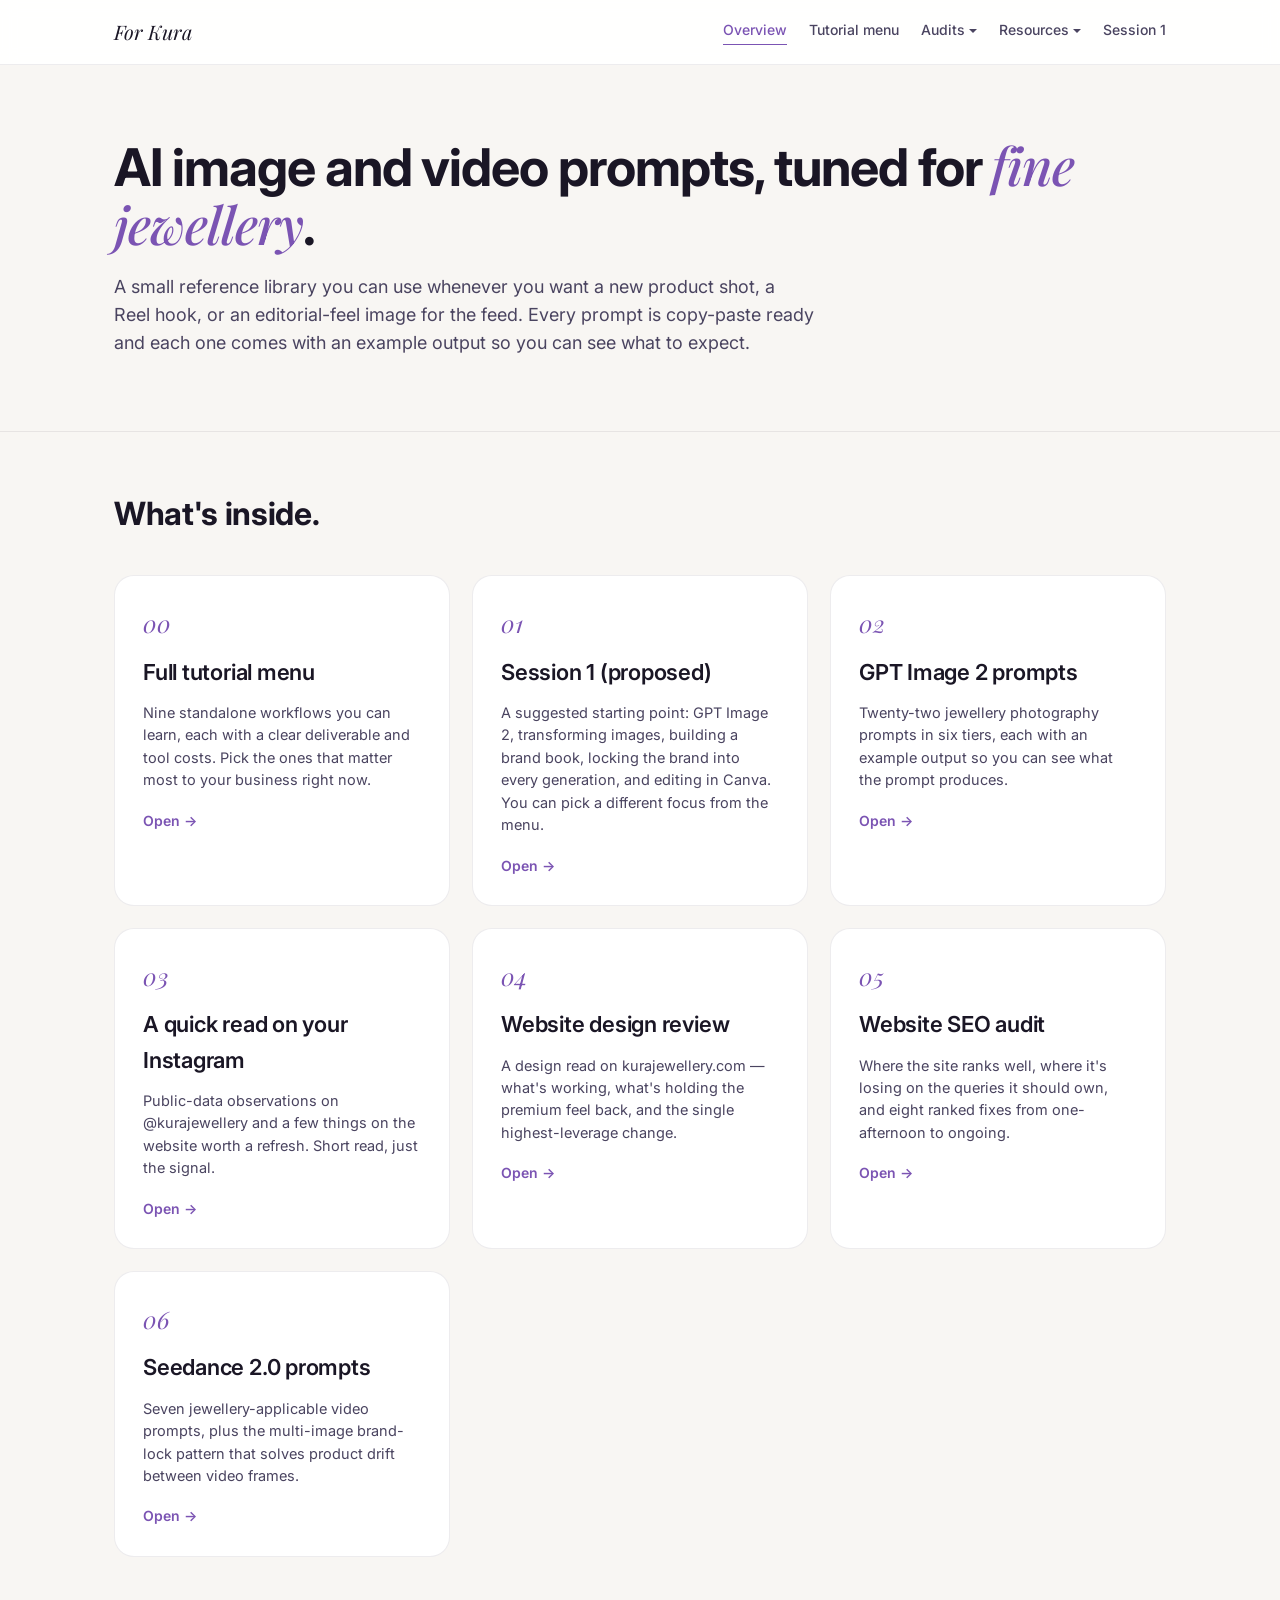
<file: index.html>
<!doctype html>
<html lang="en">
<head>
  <meta charset="utf-8" />
  <meta name="viewport" content="width=device-width, initial-scale=1" />
  <title>Kura — AI for creative marketing</title>
  <link rel="stylesheet" href="styles.css" />
</head>
<body>

<header class="topbar">
  <div class="shell">
    <div class="brand"><a href="index.html">For Kura</a></div>
    <nav>
      <a href="index.html" class="active">Overview</a>
      <a href="tutorial-menu.html">Tutorial menu</a>
      <div class="nav-group">
        <span class="nav-group-label">Audits</span>
        <div class="nav-dropdown">
          <a href="instagram-audit.html">Instagram</a>
          <a href="website-design-review.html">Website design</a>
          <a href="website-seo-audit.html">Website SEO</a>
        </div>
      </div>
      <div class="nav-group">
        <span class="nav-group-label">Resources</span>
        <div class="nav-dropdown">
          <a href="gpt-image-2-prompts.html">GPT Image 2</a>
          <a href="seedance-prompts.html">Seedance 2.0</a>
        </div>
      </div>
      <a href="session-1.html">Session 1</a>
    </nav>
  </div>
</header>

<section class="hero">
  <div class="shell">
    <h1>AI image and video prompts, tuned for <em>fine jewellery</em>.</h1>
    <p class="lede">
      A small reference library you can use whenever you want a new product shot, a Reel hook, or an
      editorial-feel image for the feed. Every prompt is copy-paste ready and each one comes with an
      example output so you can see what to expect.
    </p>
  </div>
</section>

<section>
  <div class="shell">
    <h2>What's inside.</h2>

    <div class="tile-grid">
      <a class="tile" href="tutorial-menu.html">
        <div class="tile-num">00</div>
        <h3>Full tutorial menu</h3>
        <p>
          Nine standalone workflows you can learn, each with a clear deliverable and tool costs.
          Pick the ones that matter most to your business right now.
        </p>
        <div class="arrow">Open &rarr;</div>
      </a>

      <a class="tile" href="session-1.html">
        <div class="tile-num">01</div>
        <h3>Session 1 (proposed)</h3>
        <p>
          A suggested starting point: GPT Image 2, transforming images, building a brand book, locking the
          brand into every generation, and editing in Canva. You can pick a different focus from the menu.
        </p>
        <div class="arrow">Open &rarr;</div>
      </a>

      <a class="tile" href="gpt-image-2-prompts.html">
        <div class="tile-num">02</div>
        <h3>GPT Image 2 prompts</h3>
        <p>
          Twenty-two jewellery photography prompts in six tiers, each with an example output so you can
          see what the prompt produces.
        </p>
        <div class="arrow">Open &rarr;</div>
      </a>

      <a class="tile" href="instagram-audit.html">
        <div class="tile-num">03</div>
        <h3>A quick read on your Instagram</h3>
        <p>
          Public-data observations on @kurajewellery and a few things on the website worth a refresh.
          Short read, just the signal.
        </p>
        <div class="arrow">Open &rarr;</div>
      </a>

      <a class="tile" href="website-design-review.html">
        <div class="tile-num">04</div>
        <h3>Website design review</h3>
        <p>
          A design read on kurajewellery.com — what's working, what's holding the premium feel back,
          and the single highest-leverage change.
        </p>
        <div class="arrow">Open &rarr;</div>
      </a>

      <a class="tile" href="website-seo-audit.html">
        <div class="tile-num">05</div>
        <h3>Website SEO audit</h3>
        <p>
          Where the site ranks well, where it's losing on the queries it should own, and eight ranked
          fixes from one-afternoon to ongoing.
        </p>
        <div class="arrow">Open &rarr;</div>
      </a>

      <a class="tile" href="seedance-prompts.html">
        <div class="tile-num">06</div>
        <h3>Seedance 2.0 prompts</h3>
        <p>
          Seven jewellery-applicable video prompts, plus the multi-image brand-lock pattern that solves
          product drift between video frames.
        </p>
        <div class="arrow">Open &rarr;</div>
      </a>
    </div>
  </div>
</section>

</body>
</html>
</file>
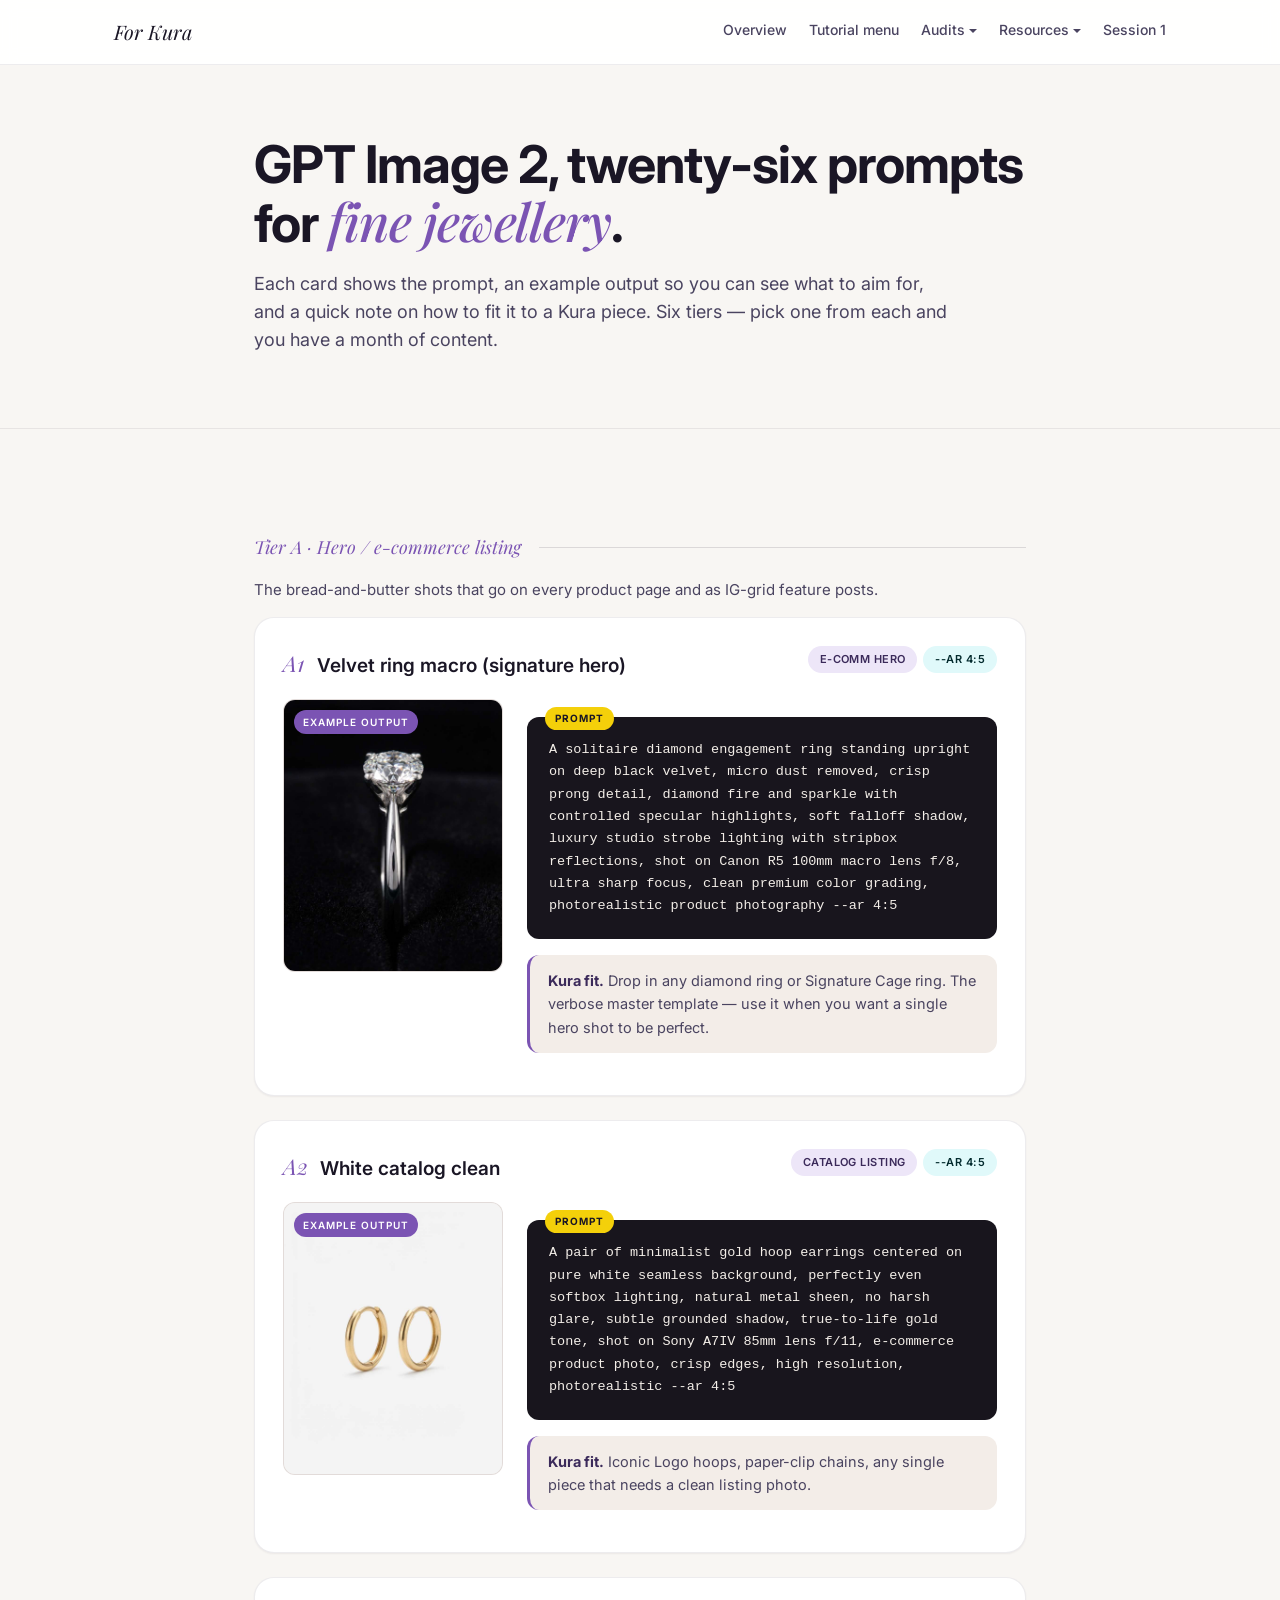
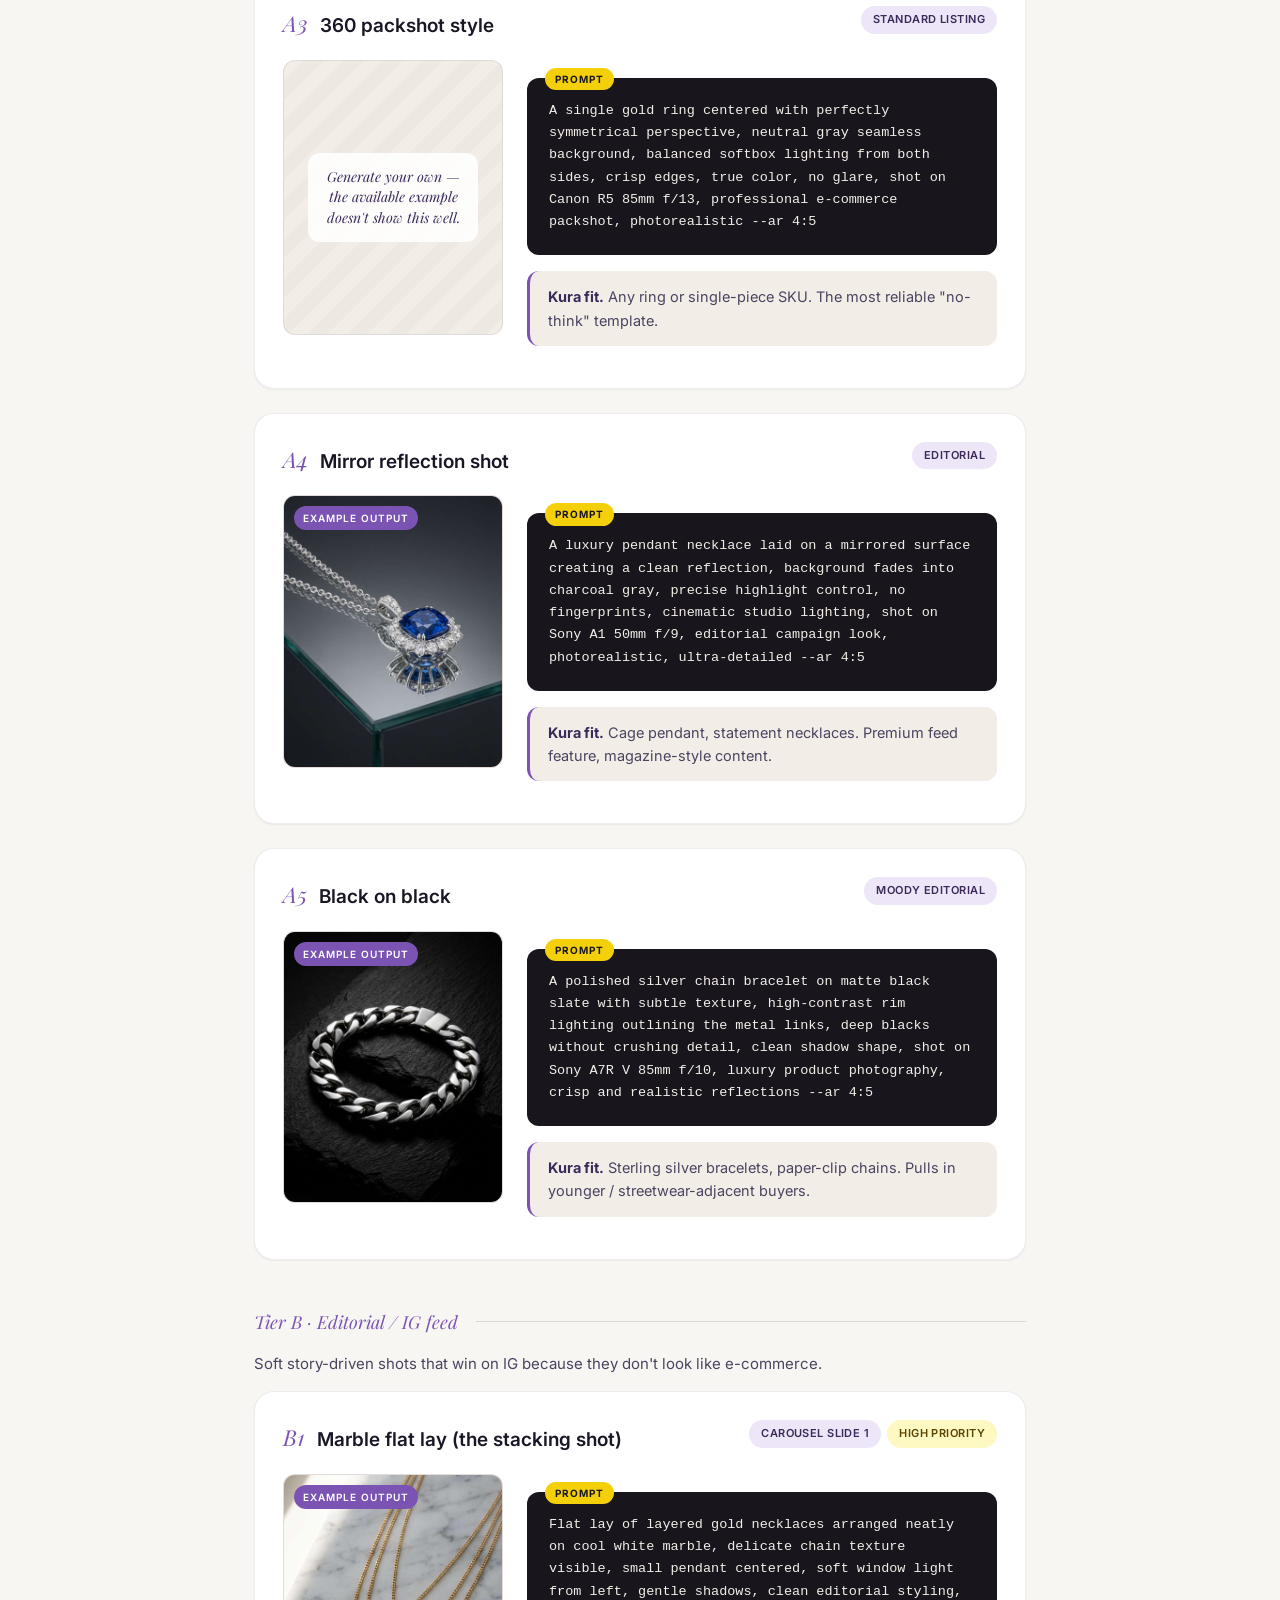
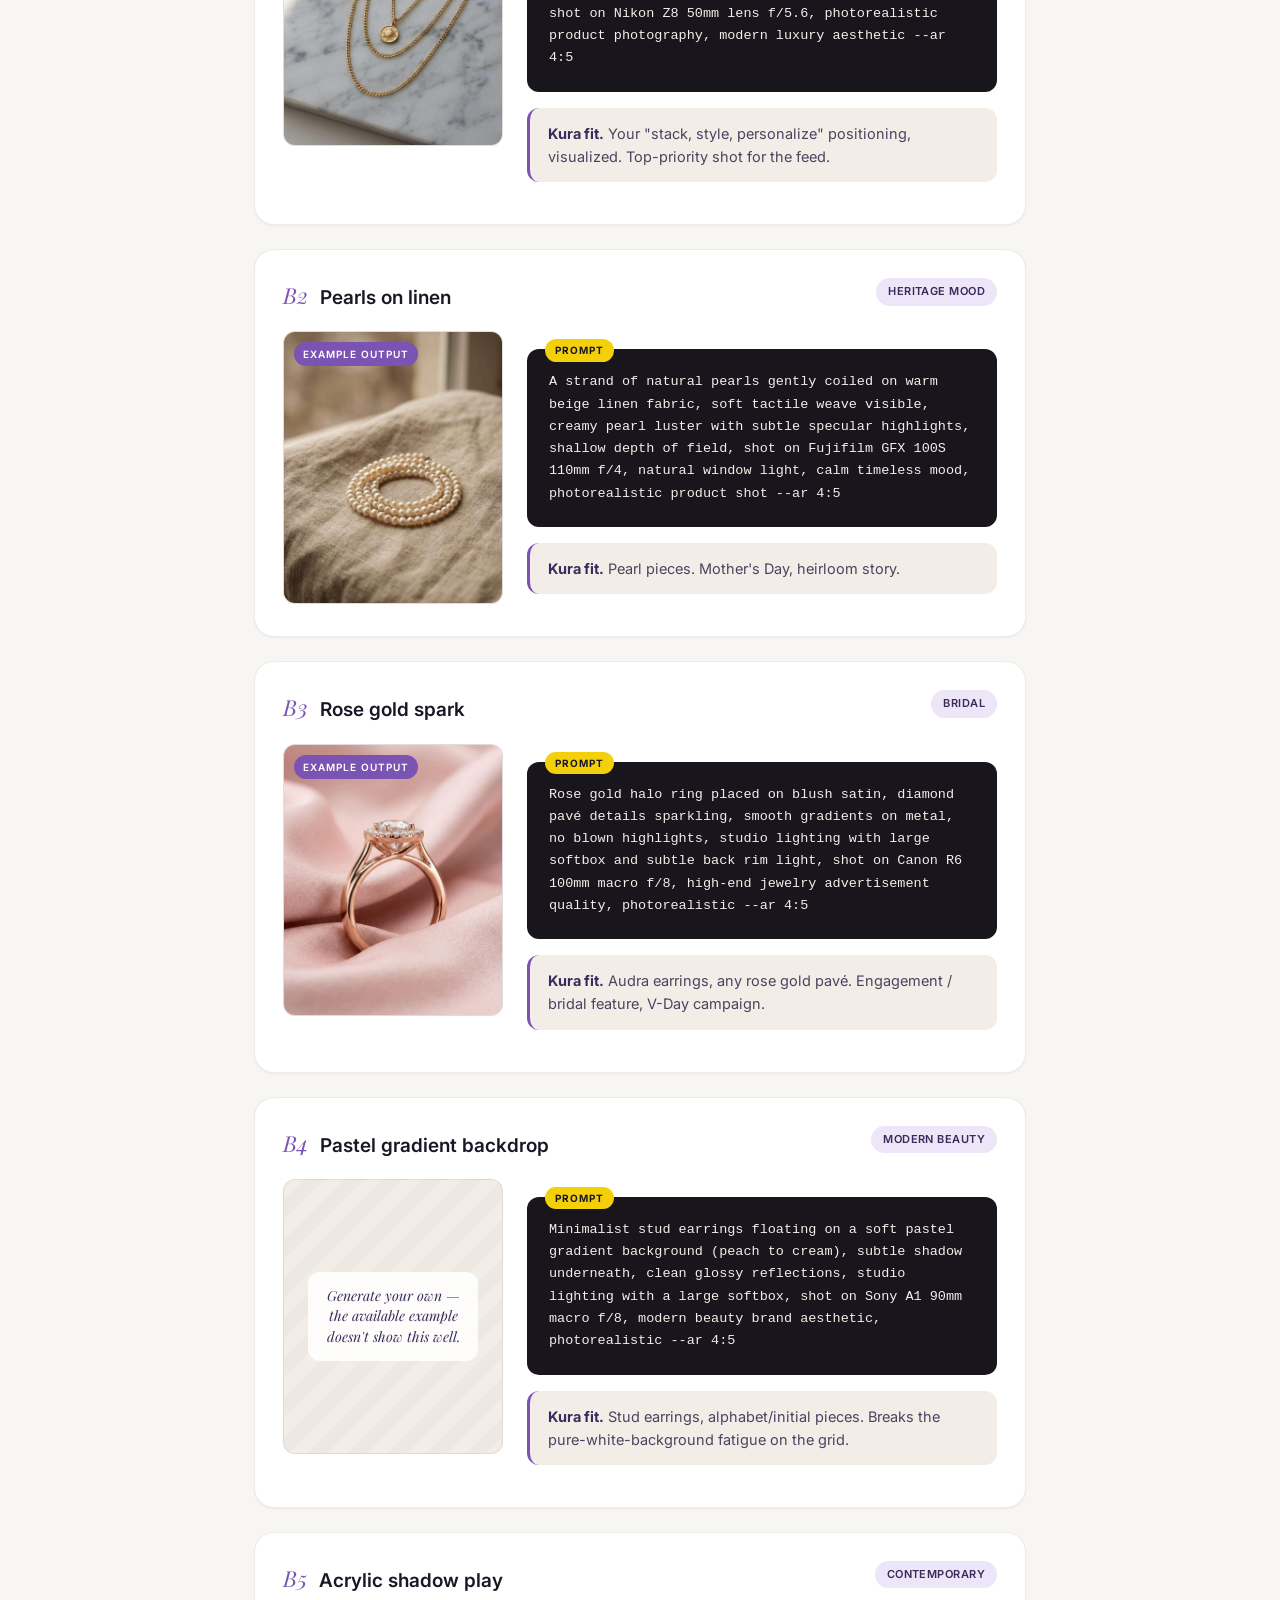
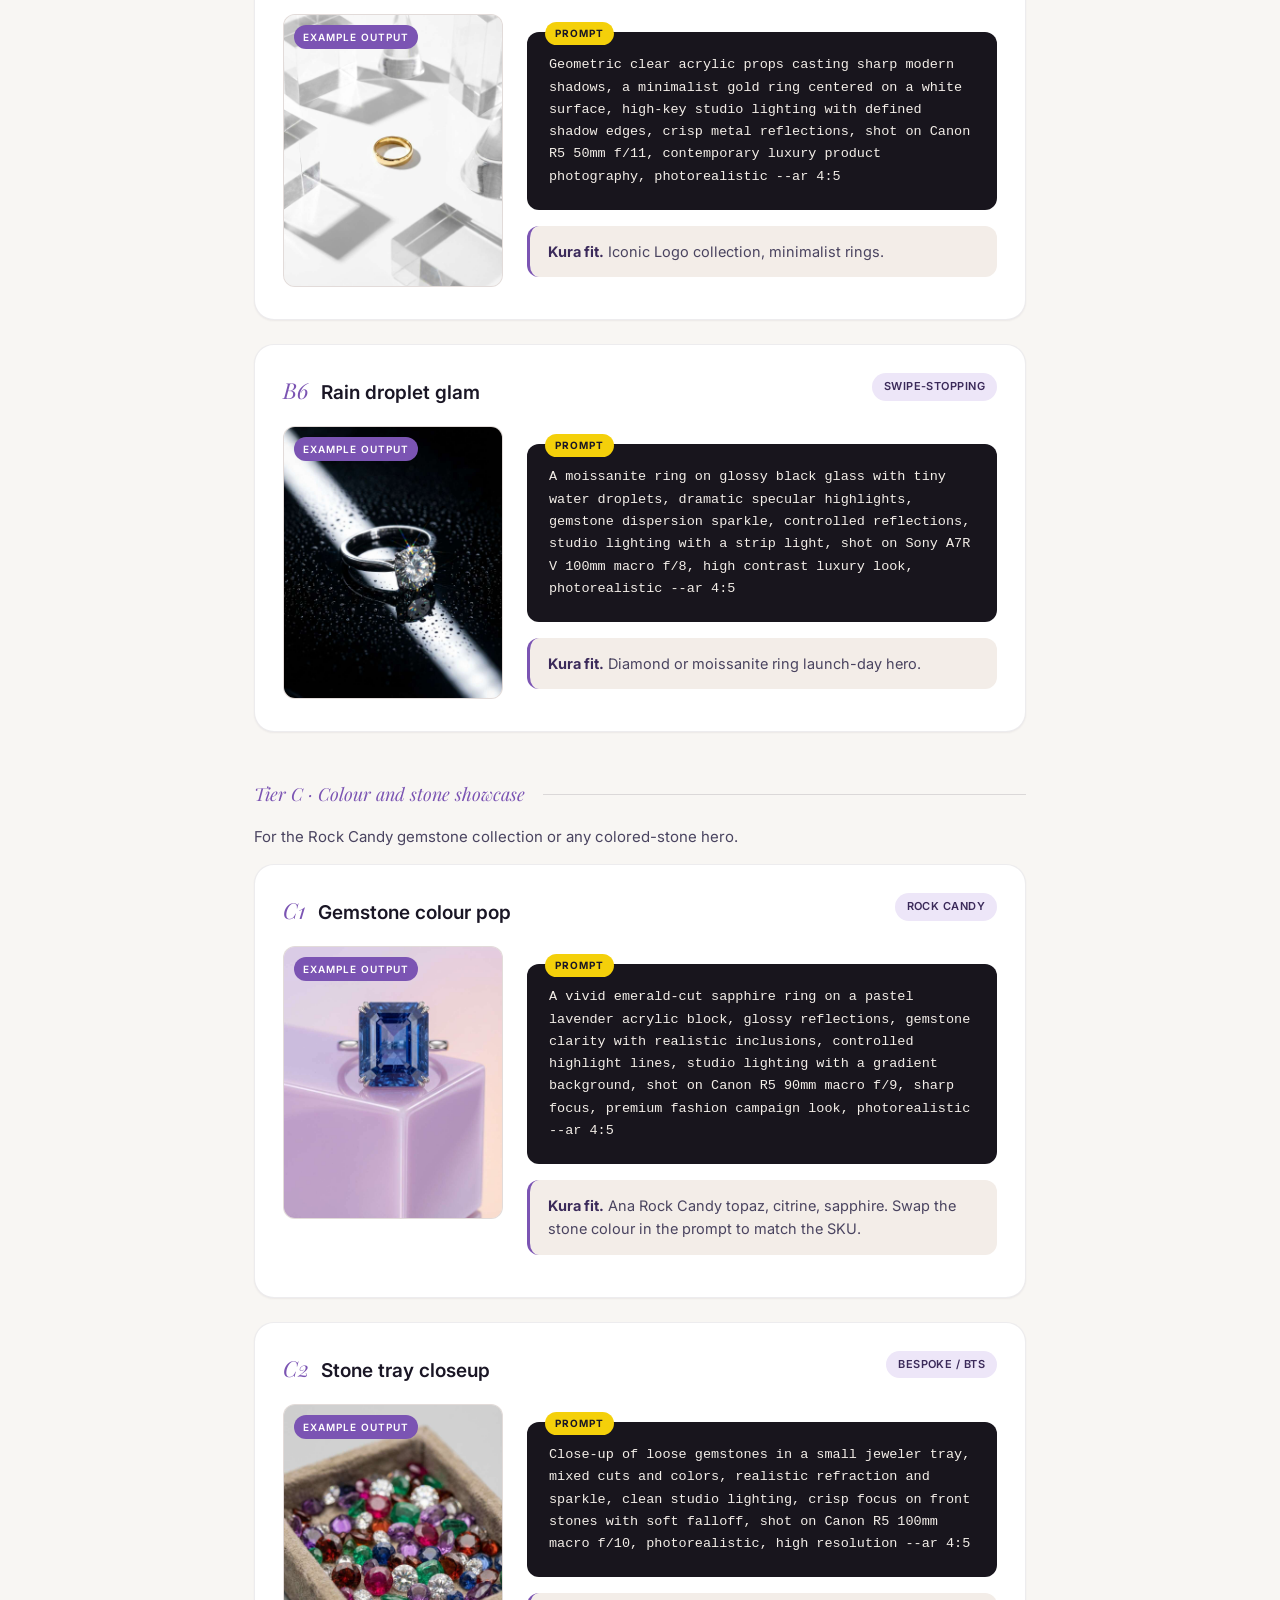
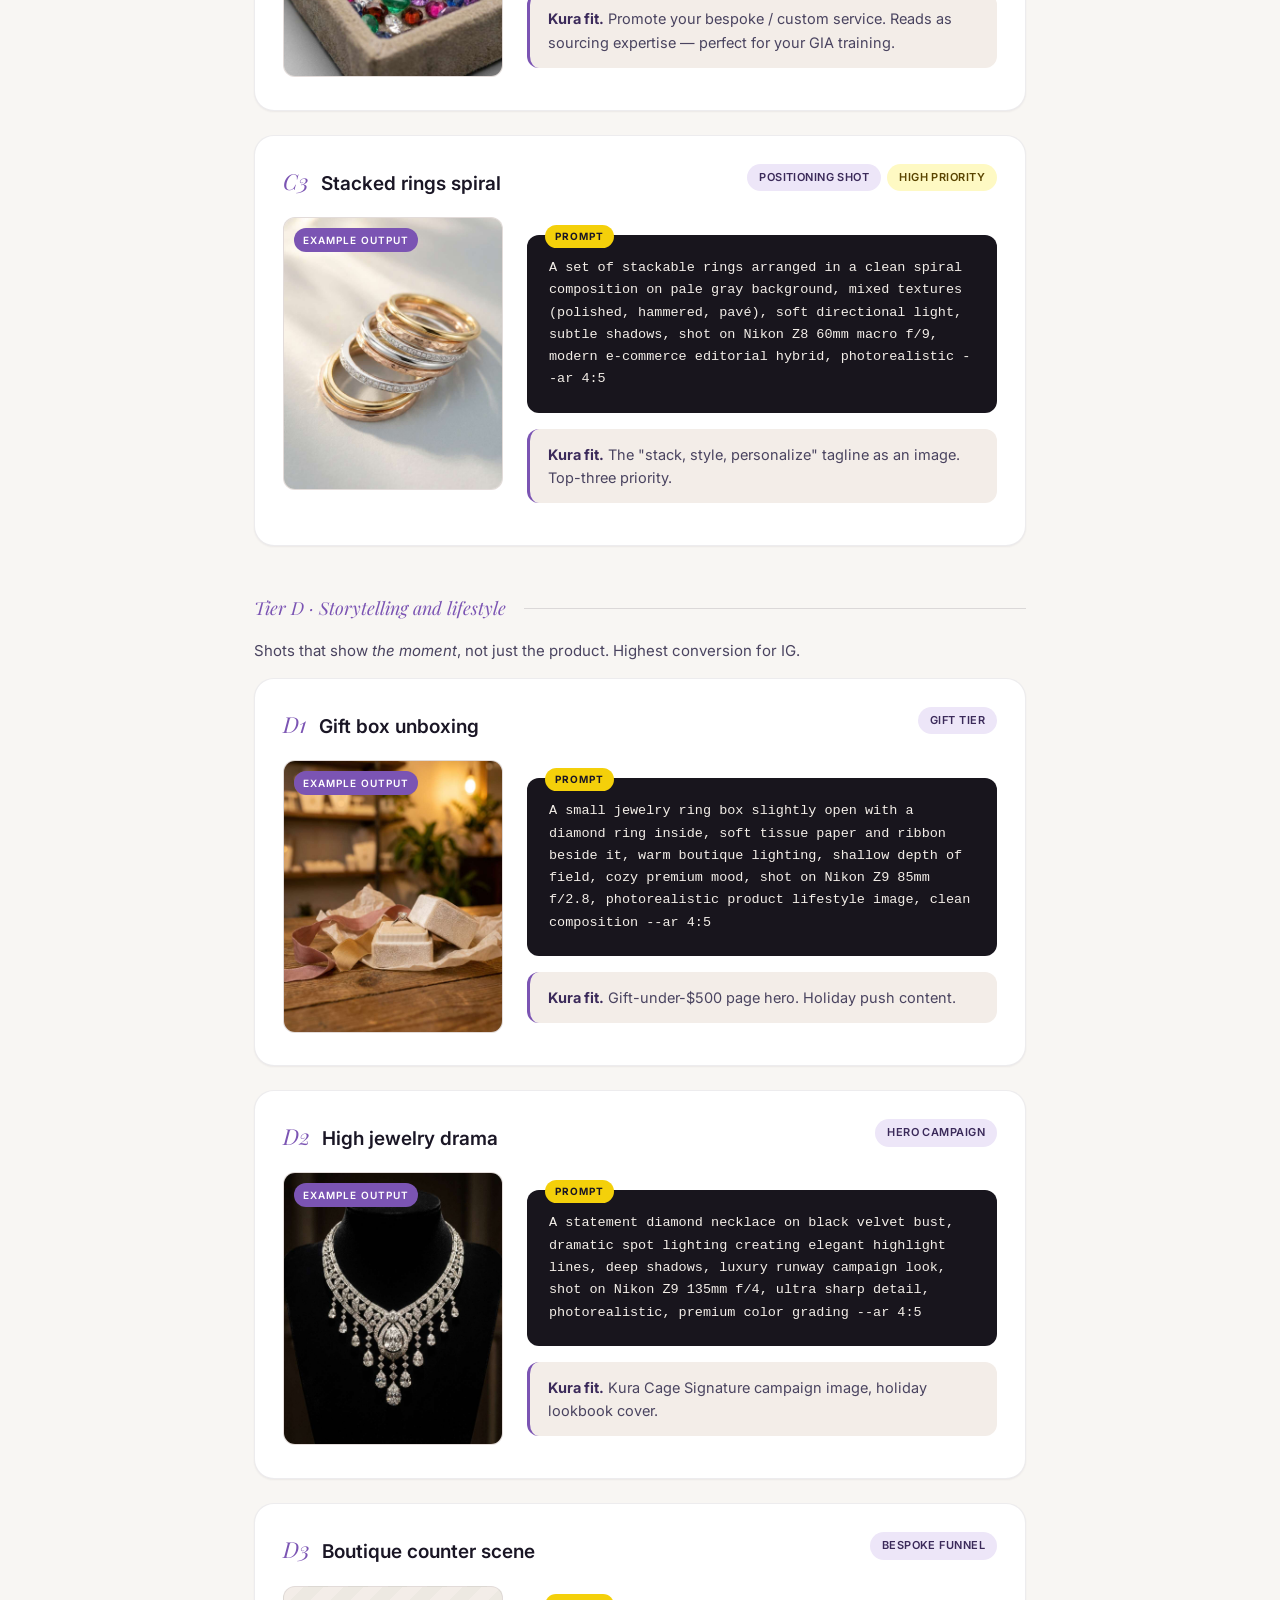
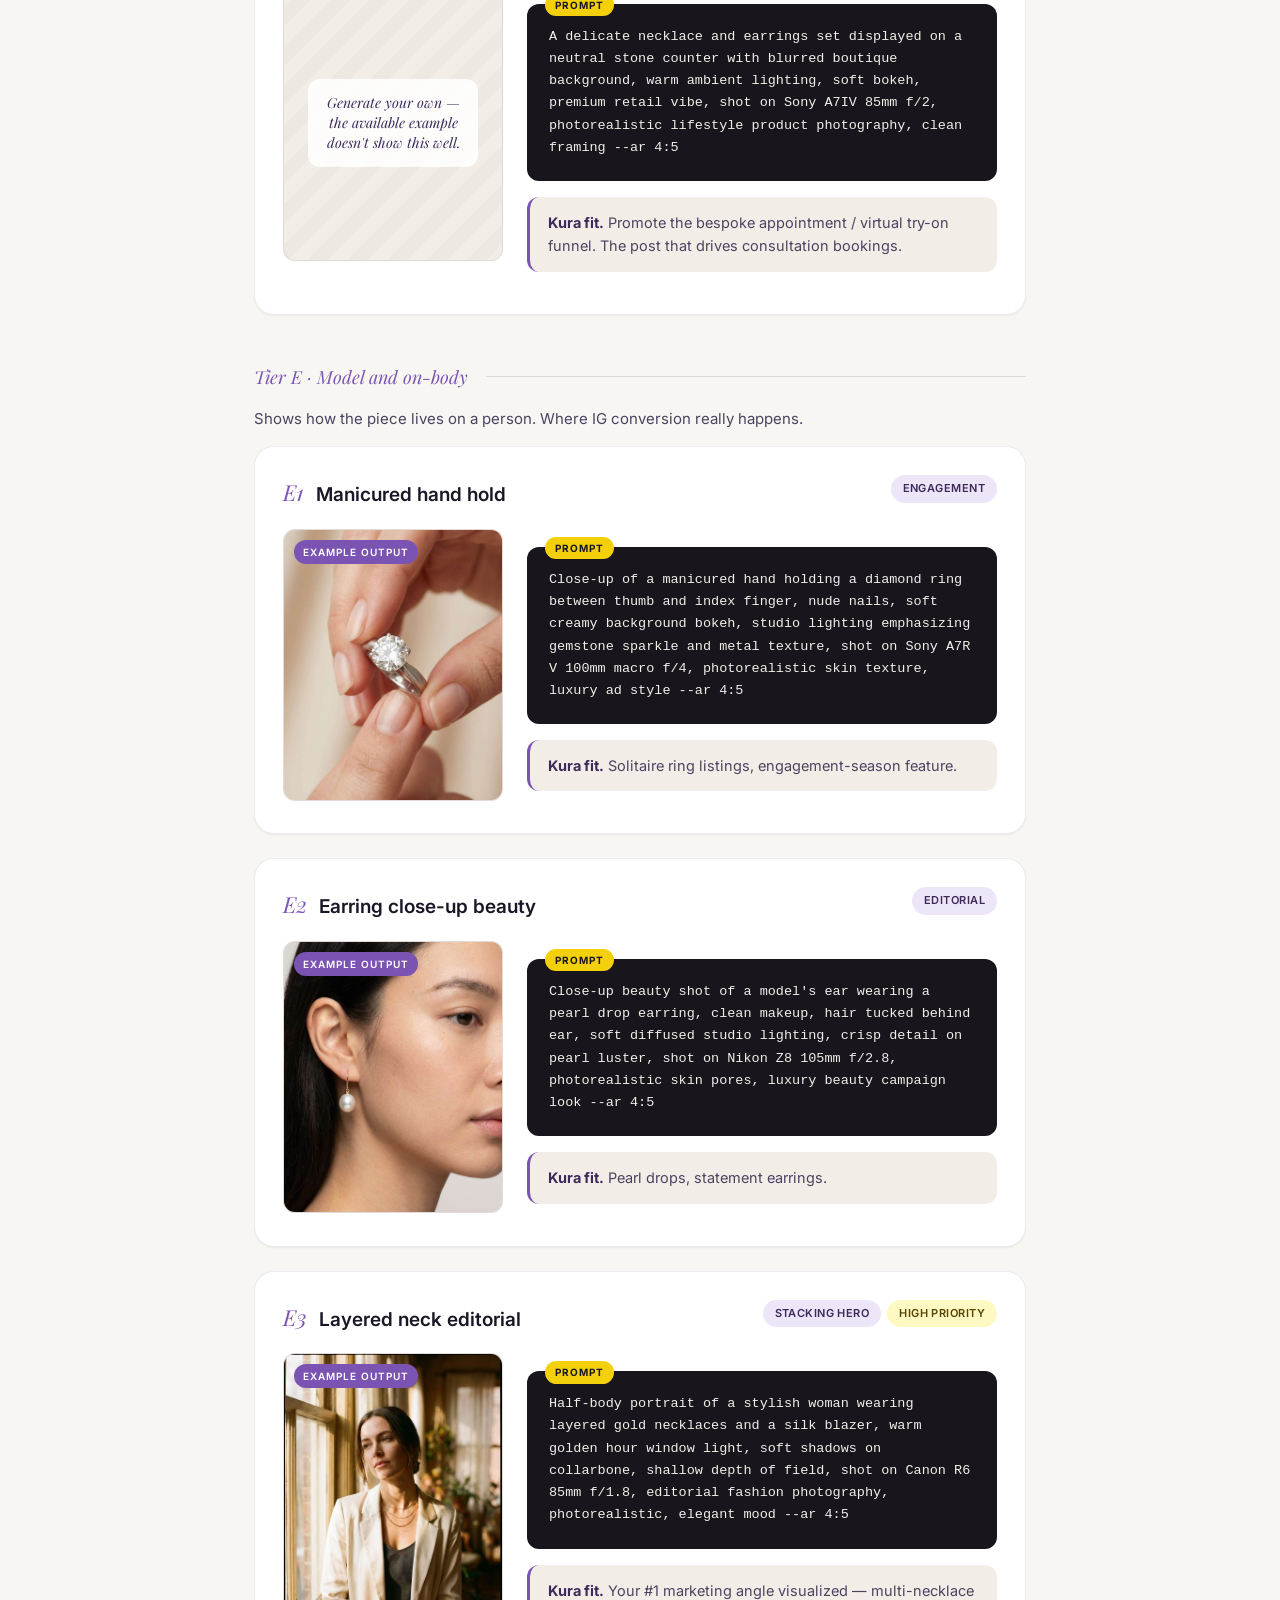
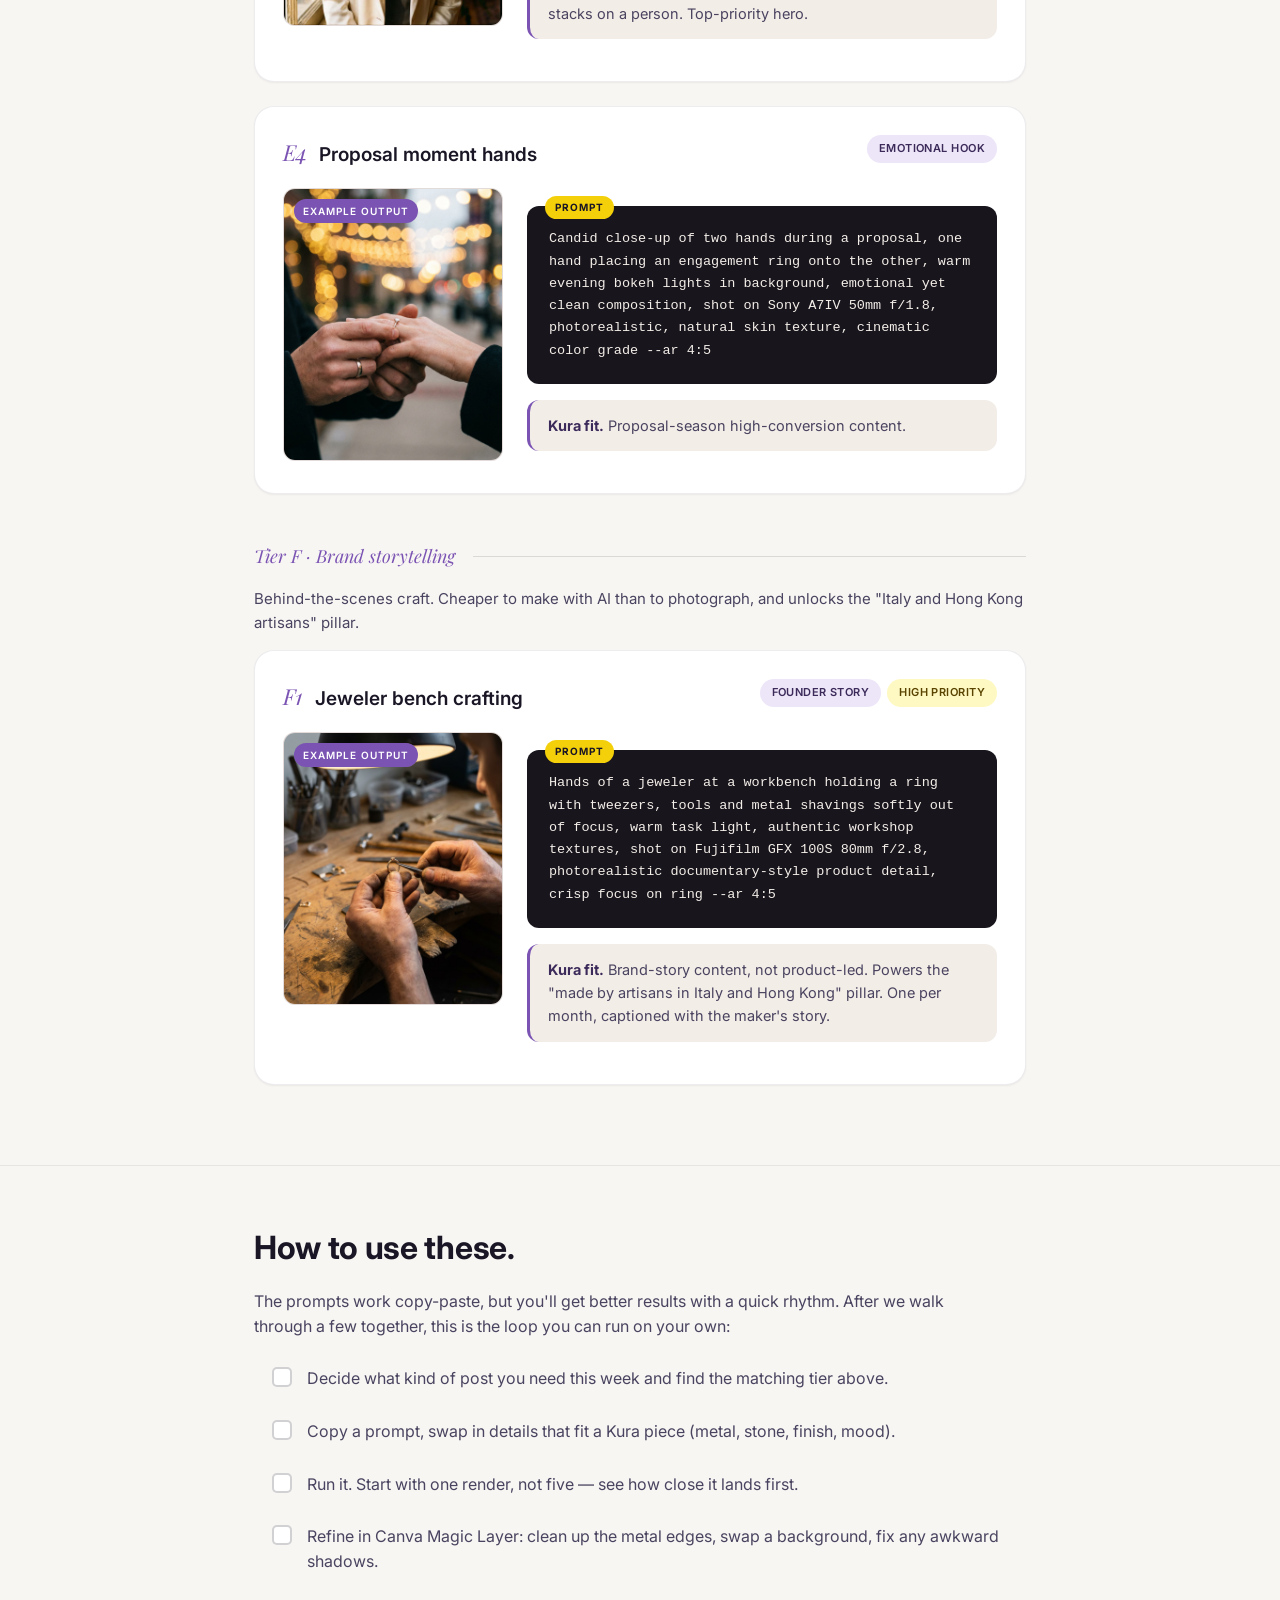
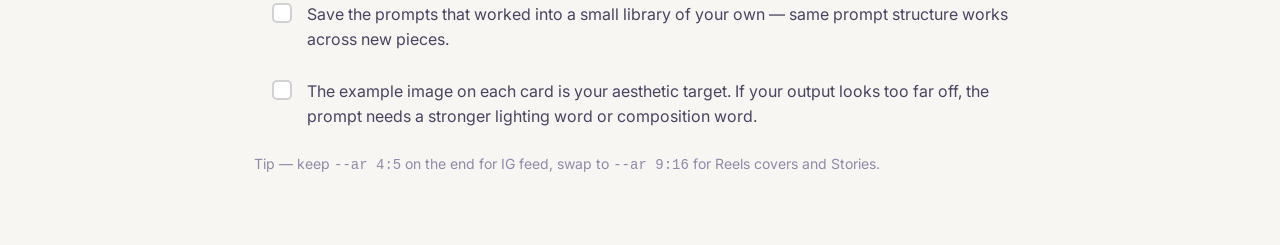
<file: gpt-image-2-prompts.html>
<!doctype html>
<html lang="en">
<head>
  <meta charset="utf-8" />
  <meta name="viewport" content="width=device-width, initial-scale=1" />
  <title>GPT Image 2 prompts — Kura</title>
  <link rel="stylesheet" href="styles.css" />
</head>
<body>

<header class="topbar">
  <div class="shell">
    <div class="brand"><a href="index.html">For Kura</a></div>
    <nav>
      <a href="index.html">Overview</a>
      <a href="tutorial-menu.html">Tutorial menu</a>
      <div class="nav-group">
        <span class="nav-group-label">Audits</span>
        <div class="nav-dropdown">
          <a href="instagram-audit.html">Instagram</a>
          <a href="website-design-review.html">Website design</a>
          <a href="website-seo-audit.html">Website SEO</a>
        </div>
      </div>
      <div class="nav-group has-active">
        <span class="nav-group-label">Resources</span>
        <div class="nav-dropdown">
          <a href="gpt-image-2-prompts.html" class="active">GPT Image 2</a>
          <a href="seedance-prompts.html">Seedance 2.0</a>
        </div>
      </div>
      <a href="session-1.html">Session 1</a>
    </nav>
  </div>
</header>

<section class="hero">
  <div class="shell-narrow">
    <h1>GPT Image 2, twenty-six prompts for <em>fine jewellery</em>.</h1>
    <p class="lede">
      Each card shows the prompt, an example output so you can see what to aim for, and a quick note
      on how to fit it to a Kura piece. Six tiers — pick one from each and you have a month of content.
    </p>
  </div>
</section>

<section>
  <div class="shell-narrow">

    <!-- ====================================================
         TIER A — Hero
         ==================================================== -->
    <div class="tier-divider">
      <span class="tier-label">Tier A · Hero / e-commerce listing</span>
      <span class="tier-line"></span>
    </div>
    <p style="color: var(--mm-slate-600); font-size: 15px; margin-top: -8px;">The bread-and-butter shots that go on every product page and as IG-grid feature posts.</p>

    <!-- A1 -->
    <div class="card">
      <div class="card-header">
        <div class="card-title">
          <span class="card-num">A1</span>
          <h3>Velvet ring macro (signature hero)</h3>
        </div>
        <div class="tags"><span class="tag">E-comm hero</span><span class="tag tag-teal">--ar 4:5</span></div>
      </div>
      <div class="card-body with-image">
        <div>
          <div class="product-img">
            <span class="badge example">Example output</span>
            <img src="assets/examples/mediaio-1.jpg" alt="Velvet ring macro example output" />
          </div>
        </div>
        <div>
          <div class="prompt"><span class="prompt-text">A solitaire diamond engagement ring standing upright on deep black velvet, micro dust removed, crisp prong detail, diamond fire and sparkle with controlled specular highlights, soft falloff shadow, luxury studio strobe lighting with stripbox reflections, shot on Canon R5 100mm macro lens f/8, ultra sharp focus, clean premium color grading, photorealistic product photography --ar 4:5</span></div>
          <div class="adapt"><strong>Kura fit.</strong> Drop in any diamond ring or Signature Cage ring. The verbose master template — use it when you want a single hero shot to be perfect.</div>
        </div>
      </div>
    </div>

    <!-- A2 -->
    <div class="card">
      <div class="card-header">
        <div class="card-title">
          <span class="card-num">A2</span>
          <h3>White catalog clean</h3>
        </div>
        <div class="tags"><span class="tag">Catalog listing</span><span class="tag tag-teal">--ar 4:5</span></div>
      </div>
      <div class="card-body with-image">
        <div>
          <div class="product-img">
            <span class="badge example">Example output</span>
            <img src="assets/examples/mediaio-2.jpg" alt="White catalog clean example output" />
          </div>
        </div>
        <div>
          <div class="prompt"><span class="prompt-text">A pair of minimalist gold hoop earrings centered on pure white seamless background, perfectly even softbox lighting, natural metal sheen, no harsh glare, subtle grounded shadow, true-to-life gold tone, shot on Sony A7IV 85mm lens f/11, e-commerce product photo, crisp edges, high resolution, photorealistic --ar 4:5</span></div>
          <div class="adapt"><strong>Kura fit.</strong> Iconic Logo hoops, paper-clip chains, any single piece that needs a clean listing photo.</div>
        </div>
      </div>
    </div>

    <!-- A3 -->
    <div class="card">
      <div class="card-header">
        <div class="card-title">
          <span class="card-num">A3</span>
          <h3>360 packshot style</h3>
        </div>
        <div class="tags"><span class="tag">Standard listing</span></div>
      </div>
      <div class="card-body with-image">
        <div>
          <div class="product-img placeholder">
            <div class="ph-text">Generate your own — the available example doesn't show this well.</div>
          </div>
        </div>
        <div>
          <div class="prompt"><span class="prompt-text">A single gold ring centered with perfectly symmetrical perspective, neutral gray seamless background, balanced softbox lighting from both sides, crisp edges, true color, no glare, shot on Canon R5 85mm f/13, professional e-commerce packshot, photorealistic --ar 4:5</span></div>
          <div class="adapt"><strong>Kura fit.</strong> Any ring or single-piece SKU. The most reliable "no-think" template.</div>
        </div>
      </div>
    </div>

    <!-- A4 -->
    <div class="card">
      <div class="card-header">
        <div class="card-title">
          <span class="card-num">A4</span>
          <h3>Mirror reflection shot</h3>
        </div>
        <div class="tags"><span class="tag">Editorial</span></div>
      </div>
      <div class="card-body with-image">
        <div>
          <div class="product-img">
            <span class="badge example">Example output</span>
            <img src="assets/examples/mediaio-8.jpg" alt="Mirror reflection example output" />
          </div>
        </div>
        <div>
          <div class="prompt"><span class="prompt-text">A luxury pendant necklace laid on a mirrored surface creating a clean reflection, background fades into charcoal gray, precise highlight control, no fingerprints, cinematic studio lighting, shot on Sony A1 50mm f/9, editorial campaign look, photorealistic, ultra-detailed --ar 4:5</span></div>
          <div class="adapt"><strong>Kura fit.</strong> Cage pendant, statement necklaces. Premium feed feature, magazine-style content.</div>
        </div>
      </div>
    </div>

    <!-- A5 -->
    <div class="card">
      <div class="card-header">
        <div class="card-title">
          <span class="card-num">A5</span>
          <h3>Black on black</h3>
        </div>
        <div class="tags"><span class="tag">Moody editorial</span></div>
      </div>
      <div class="card-body with-image">
        <div>
          <div class="product-img">
            <span class="badge example">Example output</span>
            <img src="assets/examples/mediaio-5.jpg" alt="Black on black example output" />
          </div>
        </div>
        <div>
          <div class="prompt"><span class="prompt-text">A polished silver chain bracelet on matte black slate with subtle texture, high-contrast rim lighting outlining the metal links, deep blacks without crushing detail, clean shadow shape, shot on Sony A7R V 85mm f/10, luxury product photography, crisp and realistic reflections --ar 4:5</span></div>
          <div class="adapt"><strong>Kura fit.</strong> Sterling silver bracelets, paper-clip chains. Pulls in younger / streetwear-adjacent buyers.</div>
        </div>
      </div>
    </div>

    <!-- ====================================================
         TIER B — Editorial
         ==================================================== -->
    <div class="tier-divider">
      <span class="tier-label">Tier B · Editorial / IG feed</span>
      <span class="tier-line"></span>
    </div>
    <p style="color: var(--mm-slate-600); font-size: 15px; margin-top: -8px;">Soft story-driven shots that win on IG because they don't look like e-commerce.</p>

    <div class="card">
      <div class="card-header">
        <div class="card-title">
          <span class="card-num">B1</span>
          <h3>Marble flat lay (the stacking shot)</h3>
        </div>
        <div class="tags"><span class="tag">Carousel slide 1</span><span class="tag tag-yellow">High priority</span></div>
      </div>
      <div class="card-body with-image">
        <div>
          <div class="product-img">
            <span class="badge example">Example output</span>
            <img src="assets/examples/mediaio-3.jpg" alt="Marble flat lay example output" />
          </div>
        </div>
        <div>
          <div class="prompt"><span class="prompt-text">Flat lay of layered gold necklaces arranged neatly on cool white marble, delicate chain texture visible, small pendant centered, soft window light from left, gentle shadows, clean editorial styling, shot on Nikon Z8 50mm lens f/5.6, photorealistic product photography, modern luxury aesthetic --ar 4:5</span></div>
          <div class="adapt"><strong>Kura fit.</strong> Your "stack, style, personalize" positioning, visualized. Top-priority shot for the feed.</div>
        </div>
      </div>
    </div>

    <div class="card">
      <div class="card-header">
        <div class="card-title">
          <span class="card-num">B2</span>
          <h3>Pearls on linen</h3>
        </div>
        <div class="tags"><span class="tag">Heritage mood</span></div>
      </div>
      <div class="card-body with-image">
        <div>
          <div class="product-img">
            <span class="badge example">Example output</span>
            <img src="assets/examples/mediaio-6.jpg" alt="Pearls on linen example output" />
          </div>
        </div>
        <div>
          <div class="prompt"><span class="prompt-text">A strand of natural pearls gently coiled on warm beige linen fabric, soft tactile weave visible, creamy pearl luster with subtle specular highlights, shallow depth of field, shot on Fujifilm GFX 100S 110mm f/4, natural window light, calm timeless mood, photorealistic product shot --ar 4:5</span></div>
          <div class="adapt"><strong>Kura fit.</strong> Pearl pieces. Mother's Day, heirloom story.</div>
        </div>
      </div>
    </div>

    <div class="card">
      <div class="card-header">
        <div class="card-title">
          <span class="card-num">B3</span>
          <h3>Rose gold spark</h3>
        </div>
        <div class="tags"><span class="tag">Bridal</span></div>
      </div>
      <div class="card-body with-image">
        <div>
          <div class="product-img">
            <span class="badge example">Example output</span>
            <img src="assets/examples/mediaio-7.jpg" alt="Rose gold spark example output" />
          </div>
        </div>
        <div>
          <div class="prompt"><span class="prompt-text">Rose gold halo ring placed on blush satin, diamond pavé details sparkling, smooth gradients on metal, no blown highlights, studio lighting with large softbox and subtle back rim light, shot on Canon R6 100mm macro f/8, high-end jewelry advertisement quality, photorealistic --ar 4:5</span></div>
          <div class="adapt"><strong>Kura fit.</strong> Audra earrings, any rose gold pavé. Engagement / bridal feature, V-Day campaign.</div>
        </div>
      </div>
    </div>

    <div class="card">
      <div class="card-header">
        <div class="card-title">
          <span class="card-num">B4</span>
          <h3>Pastel gradient backdrop</h3>
        </div>
        <div class="tags"><span class="tag">Modern beauty</span></div>
      </div>
      <div class="card-body with-image">
        <div>
          <div class="product-img placeholder">
            <div class="ph-text">Generate your own — the available example doesn't show this well.</div>
          </div>
        </div>
        <div>
          <div class="prompt"><span class="prompt-text">Minimalist stud earrings floating on a soft pastel gradient background (peach to cream), subtle shadow underneath, clean glossy reflections, studio lighting with a large softbox, shot on Sony A1 90mm macro f/8, modern beauty brand aesthetic, photorealistic --ar 4:5</span></div>
          <div class="adapt"><strong>Kura fit.</strong> Stud earrings, alphabet/initial pieces. Breaks the pure-white-background fatigue on the grid.</div>
        </div>
      </div>
    </div>

    <div class="card">
      <div class="card-header">
        <div class="card-title">
          <span class="card-num">B5</span>
          <h3>Acrylic shadow play</h3>
        </div>
        <div class="tags"><span class="tag">Contemporary</span></div>
      </div>
      <div class="card-body with-image">
        <div>
          <div class="product-img">
            <span class="badge example">Example output</span>
            <img src="assets/examples/mediaio-10.jpg" alt="Acrylic shadow play example output" />
          </div>
        </div>
        <div>
          <div class="prompt"><span class="prompt-text">Geometric clear acrylic props casting sharp modern shadows, a minimalist gold ring centered on a white surface, high-key studio lighting with defined shadow edges, crisp metal reflections, shot on Canon R5 50mm f/11, contemporary luxury product photography, photorealistic --ar 4:5</span></div>
          <div class="adapt"><strong>Kura fit.</strong> Iconic Logo collection, minimalist rings.</div>
        </div>
      </div>
    </div>

    <div class="card">
      <div class="card-header">
        <div class="card-title">
          <span class="card-num">B6</span>
          <h3>Rain droplet glam</h3>
        </div>
        <div class="tags"><span class="tag">Swipe-stopping</span></div>
      </div>
      <div class="card-body with-image">
        <div>
          <div class="product-img">
            <span class="badge example">Example output</span>
            <img src="assets/examples/mediaio-11.jpg" alt="Rain droplet glam example output" />
          </div>
        </div>
        <div>
          <div class="prompt"><span class="prompt-text">A moissanite ring on glossy black glass with tiny water droplets, dramatic specular highlights, gemstone dispersion sparkle, controlled reflections, studio lighting with a strip light, shot on Sony A7R V 100mm macro f/8, high contrast luxury look, photorealistic --ar 4:5</span></div>
          <div class="adapt"><strong>Kura fit.</strong> Diamond or moissanite ring launch-day hero.</div>
        </div>
      </div>
    </div>

    <!-- ====================================================
         TIER C — Color / stone
         ==================================================== -->
    <div class="tier-divider">
      <span class="tier-label">Tier C · Colour and stone showcase</span>
      <span class="tier-line"></span>
    </div>
    <p style="color: var(--mm-slate-600); font-size: 15px; margin-top: -8px;">For the Rock Candy gemstone collection or any colored-stone hero.</p>

    <div class="card">
      <div class="card-header">
        <div class="card-title">
          <span class="card-num">C1</span>
          <h3>Gemstone colour pop</h3>
        </div>
        <div class="tags"><span class="tag">Rock Candy</span></div>
      </div>
      <div class="card-body with-image">
        <div>
          <div class="product-img">
            <span class="badge example">Example output</span>
            <img src="assets/examples/mediaio-4.jpg" alt="Gemstone colour pop example output" />
          </div>
        </div>
        <div>
          <div class="prompt"><span class="prompt-text">A vivid emerald-cut sapphire ring on a pastel lavender acrylic block, glossy reflections, gemstone clarity with realistic inclusions, controlled highlight lines, studio lighting with a gradient background, shot on Canon R5 90mm macro f/9, sharp focus, premium fashion campaign look, photorealistic --ar 4:5</span></div>
          <div class="adapt"><strong>Kura fit.</strong> Ana Rock Candy topaz, citrine, sapphire. Swap the stone colour in the prompt to match the SKU.</div>
        </div>
      </div>
    </div>

    <div class="card">
      <div class="card-header">
        <div class="card-title">
          <span class="card-num">C2</span>
          <h3>Stone tray closeup</h3>
        </div>
        <div class="tags"><span class="tag">Bespoke / BTS</span></div>
      </div>
      <div class="card-body with-image">
        <div>
          <div class="product-img">
            <span class="badge example">Example output</span>
            <img src="assets/examples/mediaio-13.jpg" alt="Stone tray closeup example output" />
          </div>
        </div>
        <div>
          <div class="prompt"><span class="prompt-text">Close-up of loose gemstones in a small jeweler tray, mixed cuts and colors, realistic refraction and sparkle, clean studio lighting, crisp focus on front stones with soft falloff, shot on Canon R5 100mm macro f/10, photorealistic, high resolution --ar 4:5</span></div>
          <div class="adapt"><strong>Kura fit.</strong> Promote your bespoke / custom service. Reads as sourcing expertise — perfect for your GIA training.</div>
        </div>
      </div>
    </div>

    <div class="card">
      <div class="card-header">
        <div class="card-title">
          <span class="card-num">C3</span>
          <h3>Stacked rings spiral</h3>
        </div>
        <div class="tags"><span class="tag">Positioning shot</span><span class="tag tag-yellow">High priority</span></div>
      </div>
      <div class="card-body with-image">
        <div>
          <div class="product-img">
            <span class="badge example">Example output</span>
            <img src="assets/examples/mediaio-14.jpg" alt="Stacked rings spiral example output" />
          </div>
        </div>
        <div>
          <div class="prompt"><span class="prompt-text">A set of stackable rings arranged in a clean spiral composition on pale gray background, mixed textures (polished, hammered, pavé), soft directional light, subtle shadows, shot on Nikon Z8 60mm macro f/9, modern e-commerce editorial hybrid, photorealistic --ar 4:5</span></div>
          <div class="adapt"><strong>Kura fit.</strong> The "stack, style, personalize" tagline as an image. Top-three priority.</div>
        </div>
      </div>
    </div>

    <!-- ====================================================
         TIER D — Storytelling
         ==================================================== -->
    <div class="tier-divider">
      <span class="tier-label">Tier D · Storytelling and lifestyle</span>
      <span class="tier-line"></span>
    </div>
    <p style="color: var(--mm-slate-600); font-size: 15px; margin-top: -8px;">Shots that show <em>the moment</em>, not just the product. Highest conversion for IG.</p>

    <div class="card">
      <div class="card-header">
        <div class="card-title">
          <span class="card-num">D1</span>
          <h3>Gift box unboxing</h3>
        </div>
        <div class="tags"><span class="tag">Gift tier</span></div>
      </div>
      <div class="card-body with-image">
        <div>
          <div class="product-img">
            <span class="badge example">Example output</span>
            <img src="assets/examples/mediaio-9.jpg" alt="Gift box unboxing example output" />
          </div>
        </div>
        <div>
          <div class="prompt"><span class="prompt-text">A small jewelry ring box slightly open with a diamond ring inside, soft tissue paper and ribbon beside it, warm boutique lighting, shallow depth of field, cozy premium mood, shot on Nikon Z9 85mm f/2.8, photorealistic product lifestyle image, clean composition --ar 4:5</span></div>
          <div class="adapt"><strong>Kura fit.</strong> Gift-under-$500 page hero. Holiday push content.</div>
        </div>
      </div>
    </div>

    <div class="card">
      <div class="card-header">
        <div class="card-title">
          <span class="card-num">D2</span>
          <h3>High jewelry drama</h3>
        </div>
        <div class="tags"><span class="tag">Hero campaign</span></div>
      </div>
      <div class="card-body with-image">
        <div>
          <div class="product-img">
            <span class="badge example">Example output</span>
            <img src="assets/examples/mediaio-17.jpg" alt="High jewelry drama example output" />
          </div>
        </div>
        <div>
          <div class="prompt"><span class="prompt-text">A statement diamond necklace on black velvet bust, dramatic spot lighting creating elegant highlight lines, deep shadows, luxury runway campaign look, shot on Nikon Z9 135mm f/4, ultra sharp detail, photorealistic, premium color grading --ar 4:5</span></div>
          <div class="adapt"><strong>Kura fit.</strong> Kura Cage Signature campaign image, holiday lookbook cover.</div>
        </div>
      </div>
    </div>

    <div class="card">
      <div class="card-header">
        <div class="card-title">
          <span class="card-num">D3</span>
          <h3>Boutique counter scene</h3>
        </div>
        <div class="tags"><span class="tag">Bespoke funnel</span></div>
      </div>
      <div class="card-body with-image">
        <div>
          <div class="product-img placeholder">
            <div class="ph-text">Generate your own — the available example doesn't show this well.</div>
          </div>
        </div>
        <div>
          <div class="prompt"><span class="prompt-text">A delicate necklace and earrings set displayed on a neutral stone counter with blurred boutique background, warm ambient lighting, soft bokeh, premium retail vibe, shot on Sony A7IV 85mm f/2, photorealistic lifestyle product photography, clean framing --ar 4:5</span></div>
          <div class="adapt"><strong>Kura fit.</strong> Promote the bespoke appointment / virtual try-on funnel. The post that drives consultation bookings.</div>
        </div>
      </div>
    </div>

    <!-- ====================================================
         TIER E — Model
         ==================================================== -->
    <div class="tier-divider">
      <span class="tier-label">Tier E · Model and on-body</span>
      <span class="tier-line"></span>
    </div>
    <p style="color: var(--mm-slate-600); font-size: 15px; margin-top: -8px;">Shows how the piece lives on a person. Where IG conversion really happens.</p>

    <div class="card">
      <div class="card-header">
        <div class="card-title">
          <span class="card-num">E1</span>
          <h3>Manicured hand hold</h3>
        </div>
        <div class="tags"><span class="tag">Engagement</span></div>
      </div>
      <div class="card-body with-image">
        <div>
          <div class="product-img">
            <span class="badge example">Example output</span>
            <img src="assets/examples/mediaio-20.jpg" alt="Manicured hand hold example output" />
          </div>
        </div>
        <div>
          <div class="prompt"><span class="prompt-text">Close-up of a manicured hand holding a diamond ring between thumb and index finger, nude nails, soft creamy background bokeh, studio lighting emphasizing gemstone sparkle and metal texture, shot on Sony A7R V 100mm macro f/4, photorealistic skin texture, luxury ad style --ar 4:5</span></div>
          <div class="adapt"><strong>Kura fit.</strong> Solitaire ring listings, engagement-season feature.</div>
        </div>
      </div>
    </div>

    <div class="card">
      <div class="card-header">
        <div class="card-title">
          <span class="card-num">E2</span>
          <h3>Earring close-up beauty</h3>
        </div>
        <div class="tags"><span class="tag">Editorial</span></div>
      </div>
      <div class="card-body with-image">
        <div>
          <div class="product-img">
            <span class="badge example">Example output</span>
            <img src="assets/examples/mediaio-22.jpg" alt="Earring close-up beauty example output" />
          </div>
        </div>
        <div>
          <div class="prompt"><span class="prompt-text">Close-up beauty shot of a model's ear wearing a pearl drop earring, clean makeup, hair tucked behind ear, soft diffused studio lighting, crisp detail on pearl luster, shot on Nikon Z8 105mm f/2.8, photorealistic skin pores, luxury beauty campaign look --ar 4:5</span></div>
          <div class="adapt"><strong>Kura fit.</strong> Pearl drops, statement earrings.</div>
        </div>
      </div>
    </div>

    <div class="card">
      <div class="card-header">
        <div class="card-title">
          <span class="card-num">E3</span>
          <h3>Layered neck editorial</h3>
        </div>
        <div class="tags"><span class="tag">Stacking hero</span><span class="tag tag-yellow">High priority</span></div>
      </div>
      <div class="card-body with-image">
        <div>
          <div class="product-img">
            <span class="badge example">Example output</span>
            <img src="assets/examples/mediaio-21.jpg" alt="Layered neck editorial example output" />
          </div>
        </div>
        <div>
          <div class="prompt"><span class="prompt-text">Half-body portrait of a stylish woman wearing layered gold necklaces and a silk blazer, warm golden hour window light, soft shadows on collarbone, shallow depth of field, shot on Canon R6 85mm f/1.8, editorial fashion photography, photorealistic, elegant mood --ar 4:5</span></div>
          <div class="adapt"><strong>Kura fit.</strong> Your #1 marketing angle visualized — multi-necklace stacks on a person. Top-priority hero.</div>
        </div>
      </div>
    </div>

    <div class="card">
      <div class="card-header">
        <div class="card-title">
          <span class="card-num">E4</span>
          <h3>Proposal moment hands</h3>
        </div>
        <div class="tags"><span class="tag">Emotional hook</span></div>
      </div>
      <div class="card-body with-image">
        <div>
          <div class="product-img">
            <span class="badge example">Example output</span>
            <img src="assets/examples/mediaio-23.jpg" alt="Proposal moment hands example output" />
          </div>
        </div>
        <div>
          <div class="prompt"><span class="prompt-text">Candid close-up of two hands during a proposal, one hand placing an engagement ring onto the other, warm evening bokeh lights in background, emotional yet clean composition, shot on Sony A7IV 50mm f/1.8, photorealistic, natural skin texture, cinematic color grade --ar 4:5</span></div>
          <div class="adapt"><strong>Kura fit.</strong> Proposal-season high-conversion content.</div>
        </div>
      </div>
    </div>

    <!-- ====================================================
         TIER F — Brand storytelling
         ==================================================== -->
    <div class="tier-divider">
      <span class="tier-label">Tier F · Brand storytelling</span>
      <span class="tier-line"></span>
    </div>
    <p style="color: var(--mm-slate-600); font-size: 15px; margin-top: -8px;">Behind-the-scenes craft. Cheaper to make with AI than to photograph, and unlocks the "Italy and Hong Kong artisans" pillar.</p>

    <div class="card">
      <div class="card-header">
        <div class="card-title">
          <span class="card-num">F1</span>
          <h3>Jeweler bench crafting</h3>
        </div>
        <div class="tags"><span class="tag">Founder story</span><span class="tag tag-yellow">High priority</span></div>
      </div>
      <div class="card-body with-image">
        <div>
          <div class="product-img">
            <span class="badge example">Example output</span>
            <img src="assets/examples/mediaio-25.jpg" alt="Jeweler bench crafting example output" />
          </div>
        </div>
        <div>
          <div class="prompt"><span class="prompt-text">Hands of a jeweler at a workbench holding a ring with tweezers, tools and metal shavings softly out of focus, warm task light, authentic workshop textures, shot on Fujifilm GFX 100S 80mm f/2.8, photorealistic documentary-style product detail, crisp focus on ring --ar 4:5</span></div>
          <div class="adapt"><strong>Kura fit.</strong> Brand-story content, not product-led. Powers the "made by artisans in Italy and Hong Kong" pillar. One per month, captioned with the maker's story.</div>
        </div>
      </div>
    </div>

  </div>
</section>

<section>
  <div class="shell-narrow">
    <h2>How to use these.</h2>
    <p style="color: var(--mm-slate-600); max-width: 700px;">
      The prompts work copy-paste, but you'll get better results with a quick rhythm. After we walk through
      a few together, this is the loop you can run on your own:
    </p>
    <ul class="checklist" data-group="how-to-use">
      <li><label><input type="checkbox" data-key="use-1" /><span>Decide what kind of post you need this week and find the matching tier above.</span></label></li>
      <li><label><input type="checkbox" data-key="use-2" /><span>Copy a prompt, swap in details that fit a Kura piece (metal, stone, finish, mood).</span></label></li>
      <li><label><input type="checkbox" data-key="use-3" /><span>Run it. Start with one render, not five — see how close it lands first.</span></label></li>
      <li><label><input type="checkbox" data-key="use-4" /><span>Refine in Canva Magic Layer: clean up the metal edges, swap a background, fix any awkward shadows.</span></label></li>
      <li><label><input type="checkbox" data-key="use-5" /><span>Save the prompts that worked into a small library of your own — same prompt structure works across new pieces.</span></label></li>
      <li><label><input type="checkbox" data-key="use-6" /><span>The example image on each card is your aesthetic target. If your output looks too far off, the prompt needs a stronger lighting word or composition word.</span></label></li>
    </ul>
    <p style="color: var(--mm-muted); font-size: 14px; max-width: 700px;">
      Tip — keep <code>--ar 4:5</code> on the end for IG feed, swap to <code>--ar 9:16</code> for Reels covers and Stories.
    </p>
  </div>
</section>

<script>
document.querySelectorAll('.checklist input[type="checkbox"]').forEach(function(cb) {
  var key = 'kura-gpt2-' + cb.dataset.key;
  if (localStorage.getItem(key) === 'true') {
    cb.checked = true;
    cb.closest('li').classList.add('done');
  }
  cb.addEventListener('change', function() {
    localStorage.setItem(key, cb.checked);
    if (cb.checked) {
      cb.closest('li').classList.add('done');
    } else {
      cb.closest('li').classList.remove('done');
    }
  });
});
</script>

</body>
</html>
</file>
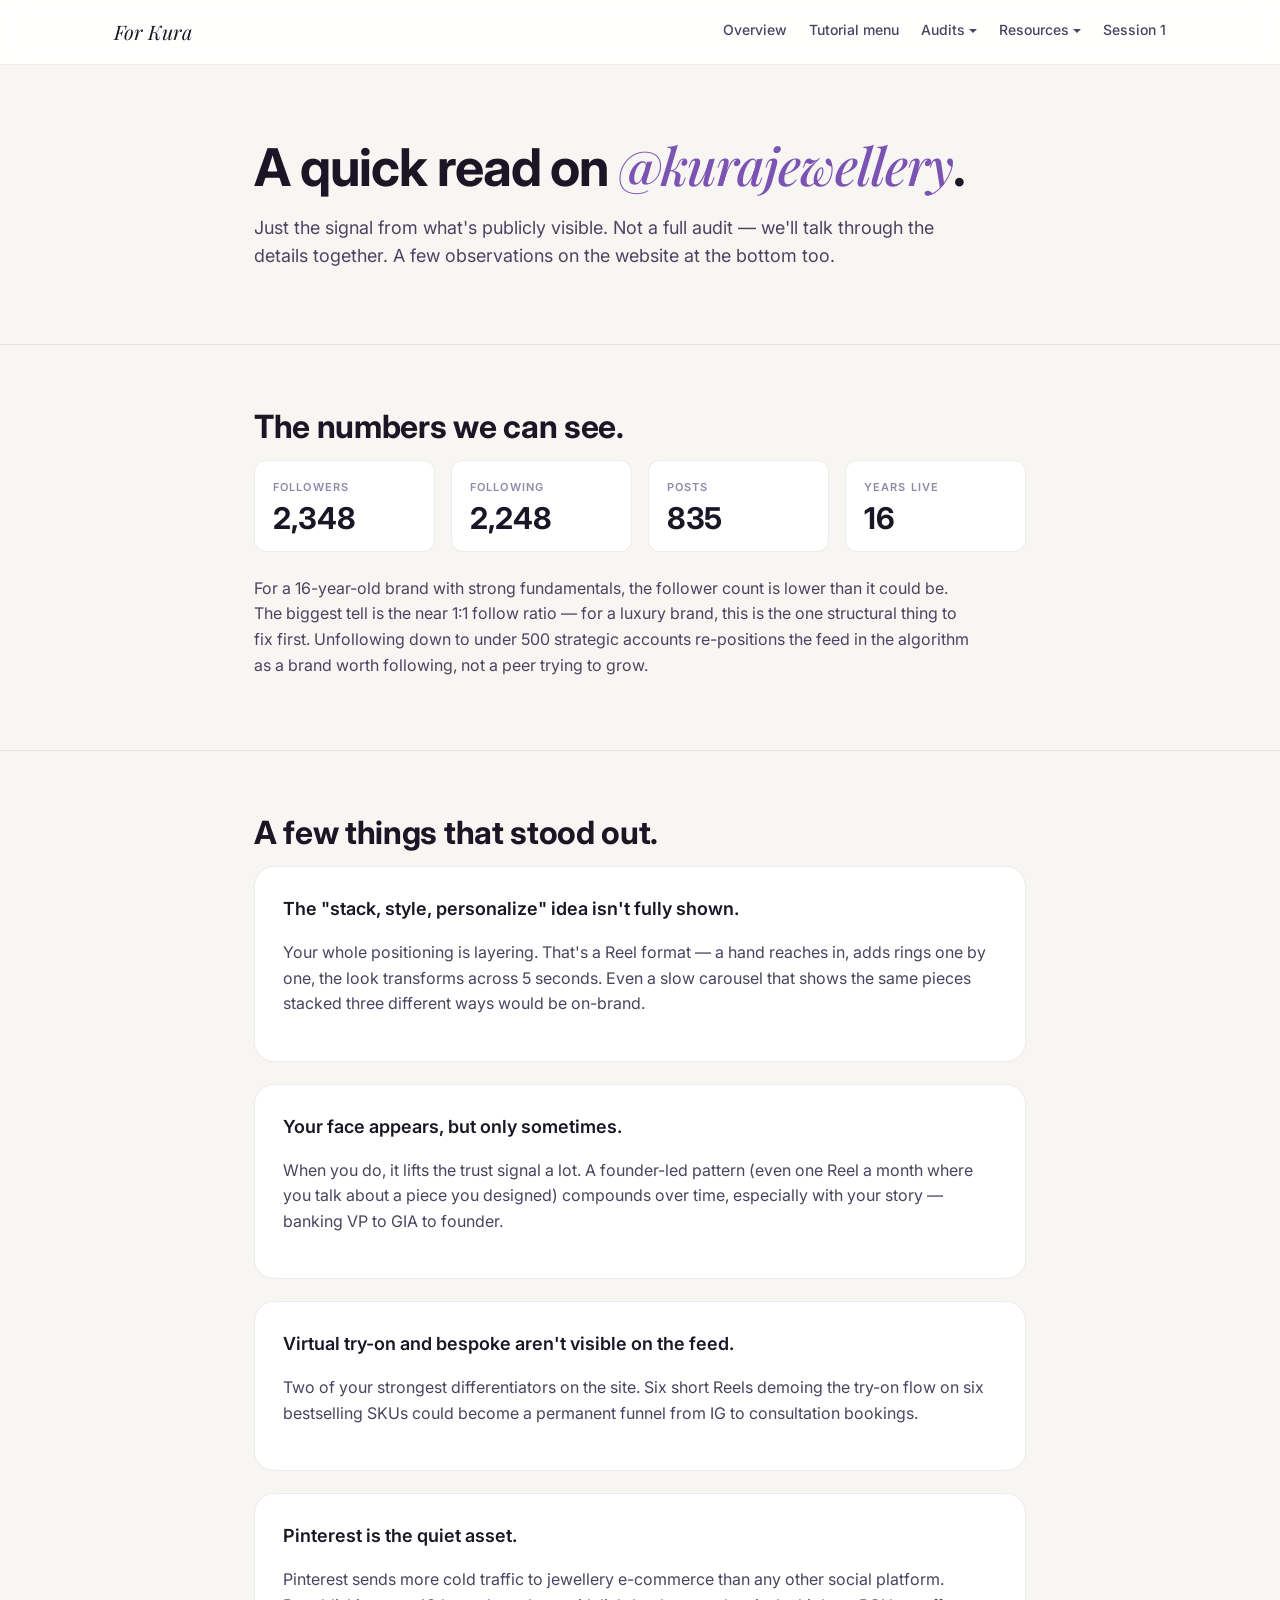
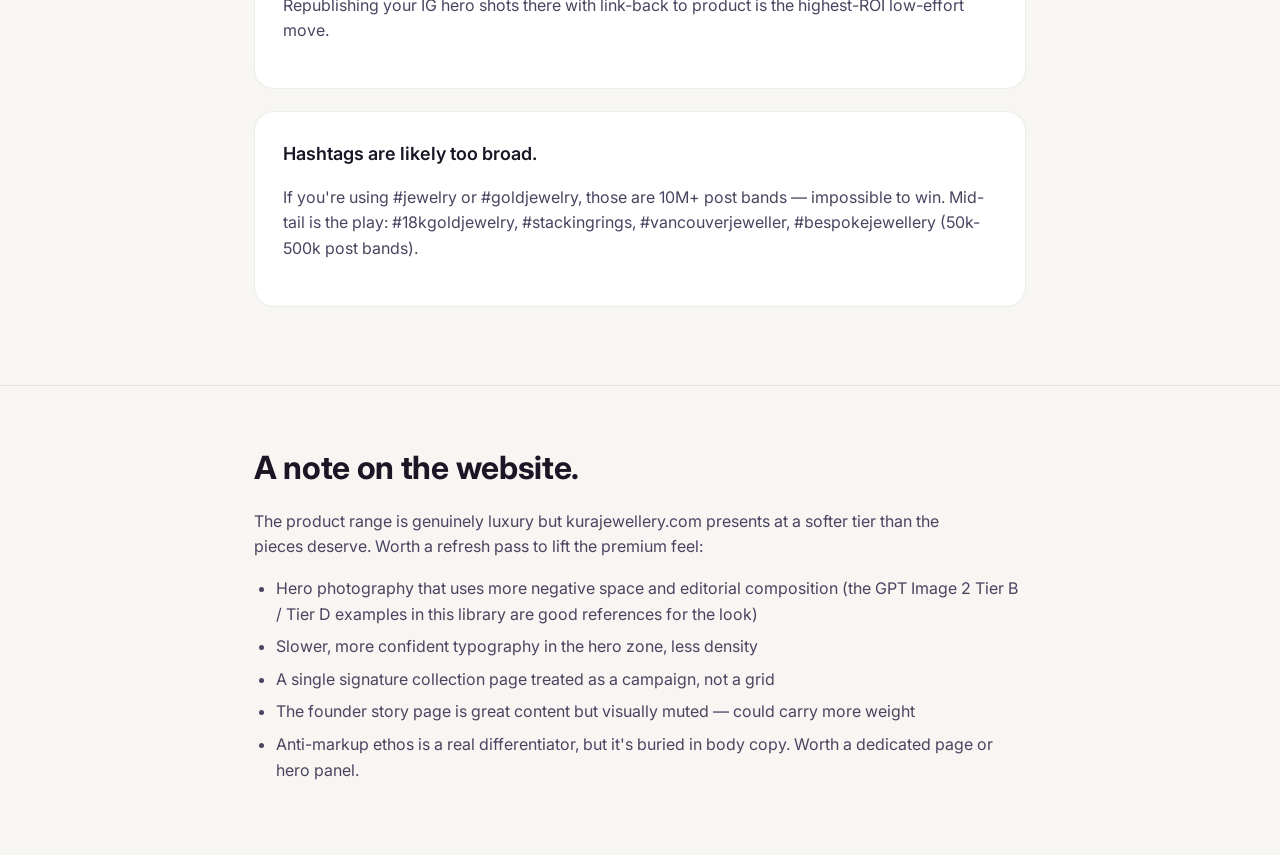
<file: instagram-audit.html>
<!doctype html>
<html lang="en">
<head>
  <meta charset="utf-8" />
  <meta name="viewport" content="width=device-width, initial-scale=1" />
  <title>A quick read on Instagram — Kura</title>
  <link rel="stylesheet" href="styles.css" />
</head>
<body>

<header class="topbar">
  <div class="shell">
    <div class="brand"><a href="index.html">For Kura</a></div>
    <nav>
      <a href="index.html">Overview</a>
      <a href="tutorial-menu.html">Tutorial menu</a>
      <div class="nav-group has-active">
        <span class="nav-group-label">Audits</span>
        <div class="nav-dropdown">
          <a href="instagram-audit.html" class="active">Instagram</a>
          <a href="website-design-review.html">Website design</a>
          <a href="website-seo-audit.html">Website SEO</a>
        </div>
      </div>
      <div class="nav-group">
        <span class="nav-group-label">Resources</span>
        <div class="nav-dropdown">
          <a href="gpt-image-2-prompts.html">GPT Image 2</a>
          <a href="seedance-prompts.html">Seedance 2.0</a>
        </div>
      </div>
      <a href="session-1.html">Session 1</a>
    </nav>
  </div>
</header>

<section class="hero">
  <div class="shell-narrow">
    <h1>A quick read on <em>@kurajewellery</em>.</h1>
    <p class="lede">
      Just the signal from what's publicly visible. Not a full audit — we'll talk through the details
      together. A few observations on the website at the bottom too.
    </p>
  </div>
</section>

<section>
  <div class="shell-narrow">
    <h2>The numbers we can see.</h2>

    <div class="kpi-row">
      <div class="kpi">
        <div class="label">Followers</div>
        <div class="value">2,348</div>
      </div>
      <div class="kpi">
        <div class="label">Following</div>
        <div class="value">2,248</div>
      </div>
      <div class="kpi">
        <div class="label">Posts</div>
        <div class="value">835</div>
      </div>
      <div class="kpi">
        <div class="label">Years live</div>
        <div class="value">16</div>
      </div>
    </div>

    <p style="color: var(--mm-slate-600); max-width: 720px;">
      For a 16-year-old brand with strong fundamentals, the follower count is lower than it could be.
      The biggest tell is the near 1:1 follow ratio — for a luxury brand, this is the one structural
      thing to fix first. Unfollowing down to under 500 strategic accounts re-positions the feed in the
      algorithm as a brand worth following, not a peer trying to grow.
    </p>
  </div>
</section>

<section>
  <div class="shell-narrow">
    <h2>A few things that stood out.</h2>

    <div class="block">
      <h3>The "stack, style, personalize" idea isn't fully shown.</h3>
      <p style="color: var(--mm-slate-600);">Your whole positioning is layering. That's a Reel format — a hand reaches in, adds rings one by one, the look transforms across 5 seconds. Even a slow carousel that shows the same pieces stacked three different ways would be on-brand.</p>
    </div>

    <div class="block">
      <h3>Your face appears, but only sometimes.</h3>
      <p style="color: var(--mm-slate-600);">When you do, it lifts the trust signal a lot. A founder-led pattern (even one Reel a month where you talk about a piece you designed) compounds over time, especially with your story — banking VP to GIA to founder.</p>
    </div>

    <div class="block">
      <h3>Virtual try-on and bespoke aren't visible on the feed.</h3>
      <p style="color: var(--mm-slate-600);">Two of your strongest differentiators on the site. Six short Reels demoing the try-on flow on six bestselling SKUs could become a permanent funnel from IG to consultation bookings.</p>
    </div>

    <div class="block">
      <h3>Pinterest is the quiet asset.</h3>
      <p style="color: var(--mm-slate-600);">Pinterest sends more cold traffic to jewellery e-commerce than any other social platform. Republishing your IG hero shots there with link-back to product is the highest-ROI low-effort move.</p>
    </div>

    <div class="block">
      <h3>Hashtags are likely too broad.</h3>
      <p style="color: var(--mm-slate-600);">If you're using #jewelry or #goldjewelry, those are 10M+ post bands — impossible to win. Mid-tail is the play: #18kgoldjewelry, #stackingrings, #vancouverjeweller, #bespokejewellery (50k-500k post bands).</p>
    </div>
  </div>
</section>

<section>
  <div class="shell-narrow">
    <h2>A note on the website.</h2>
    <p style="color: var(--mm-slate-600); max-width: 720px;">
      The product range is genuinely luxury but kurajewellery.com presents at a softer tier than the
      pieces deserve. Worth a refresh pass to lift the premium feel:
    </p>
    <ul class="clean">
      <li>Hero photography that uses more negative space and editorial composition (the GPT Image 2 Tier B / Tier D examples in this library are good references for the look)</li>
      <li>Slower, more confident typography in the hero zone, less density</li>
      <li>A single signature collection page treated as a campaign, not a grid</li>
      <li>The founder story page is great content but visually muted — could carry more weight</li>
      <li>Anti-markup ethos is a real differentiator, but it's buried in body copy. Worth a dedicated page or hero panel.</li>
    </ul>
  </div>
</section>

</body>
</html>
</file>
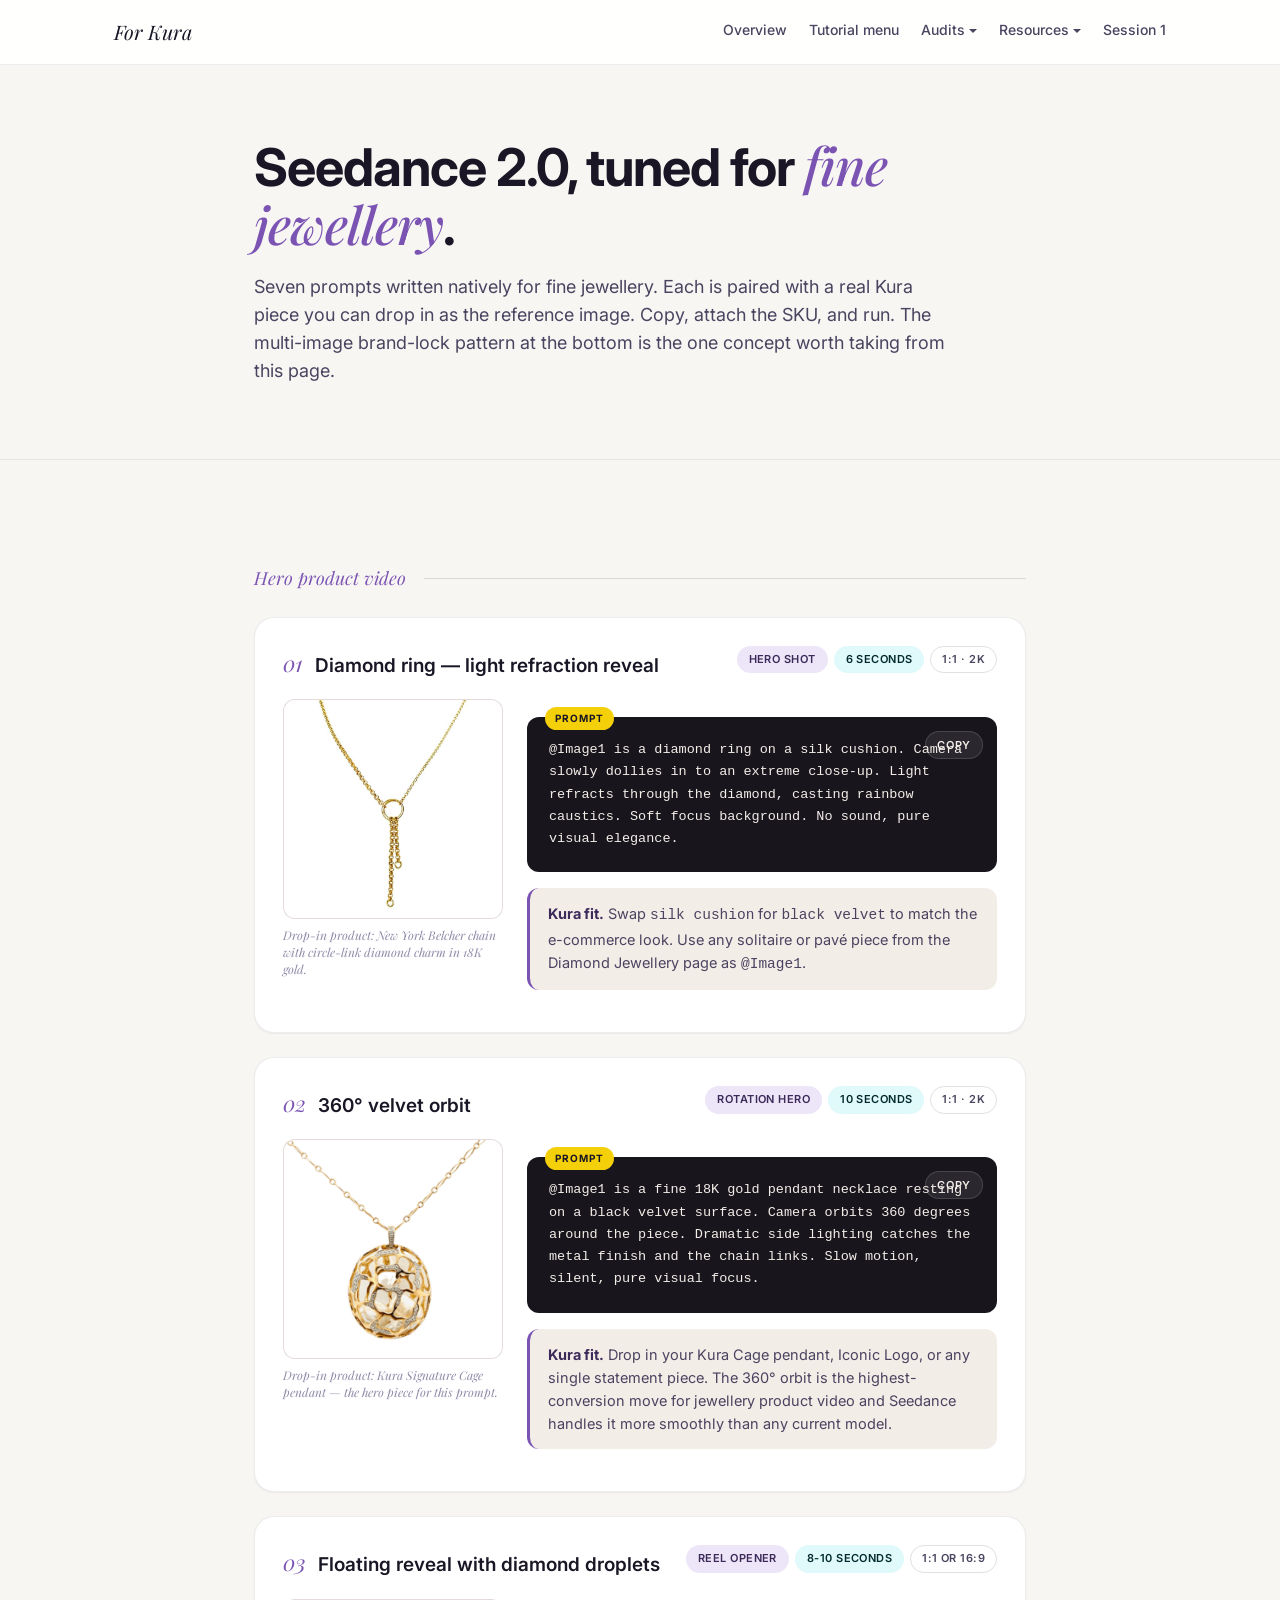
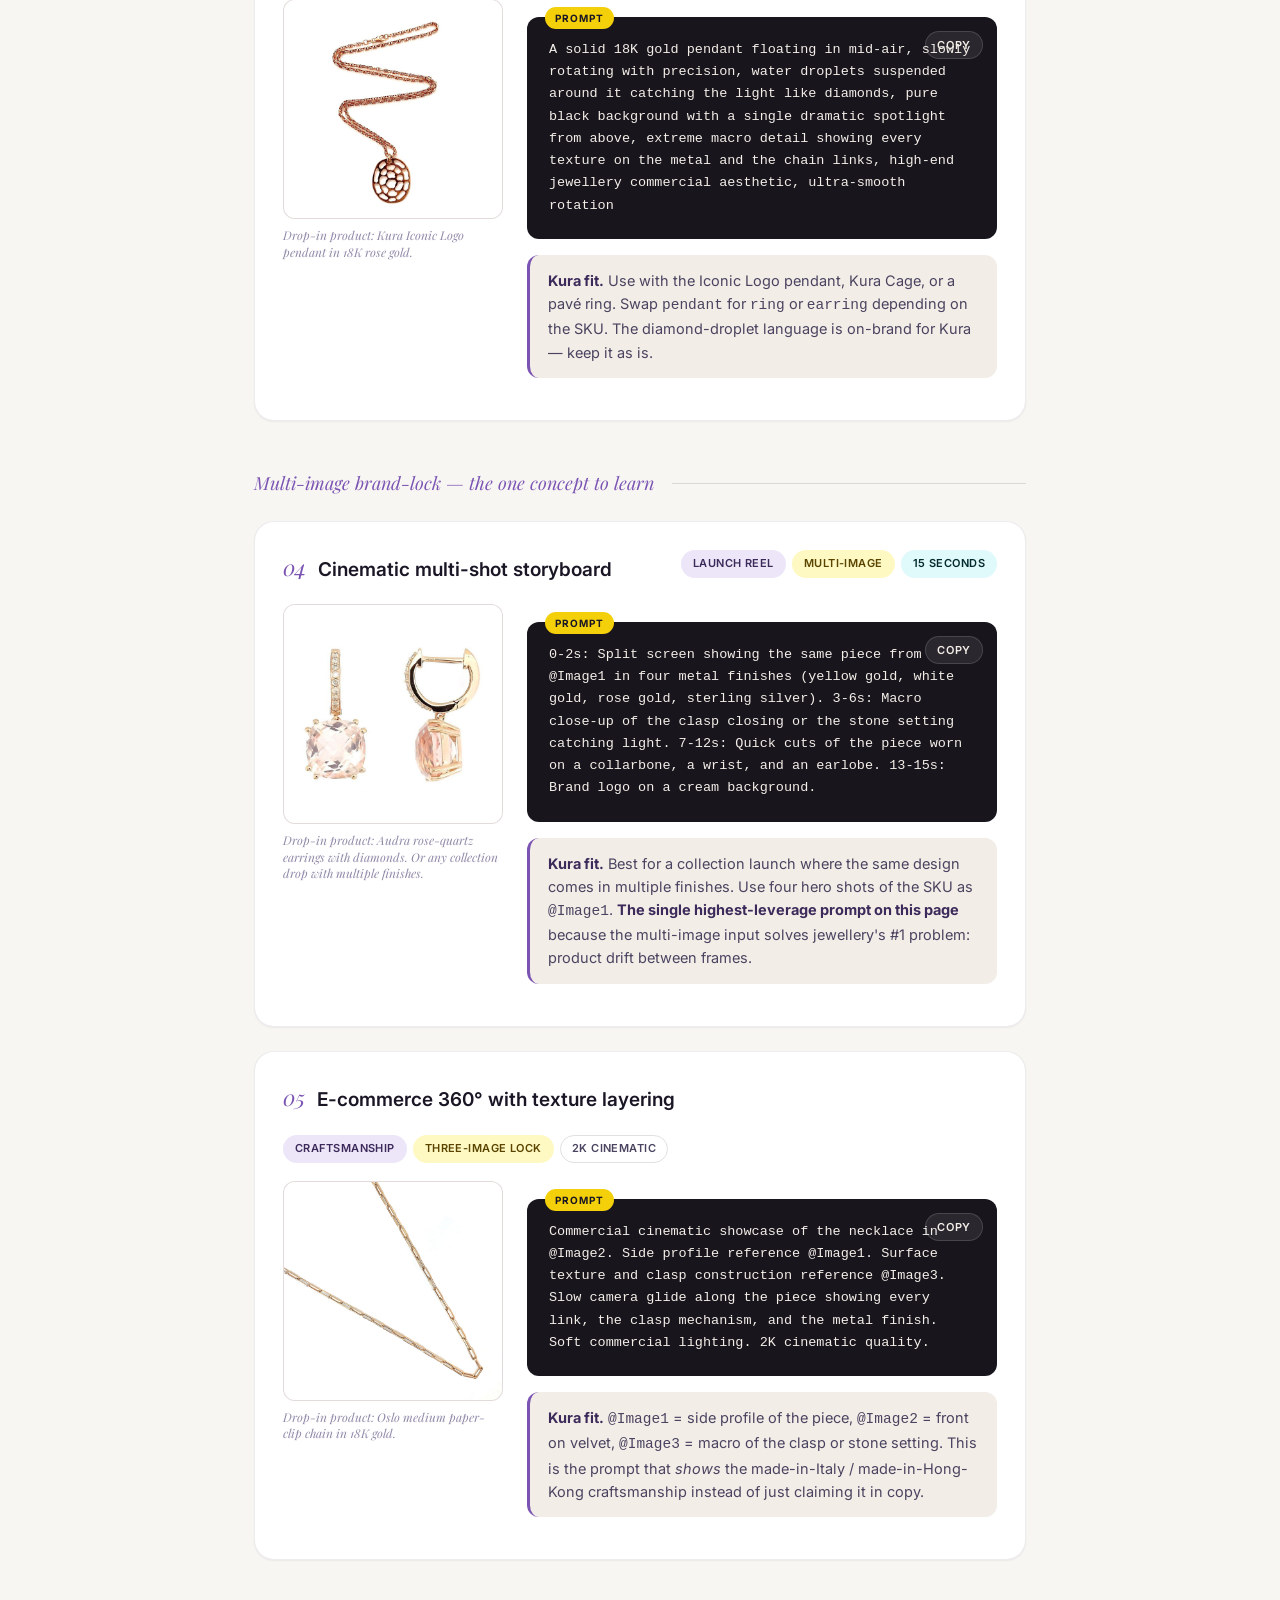
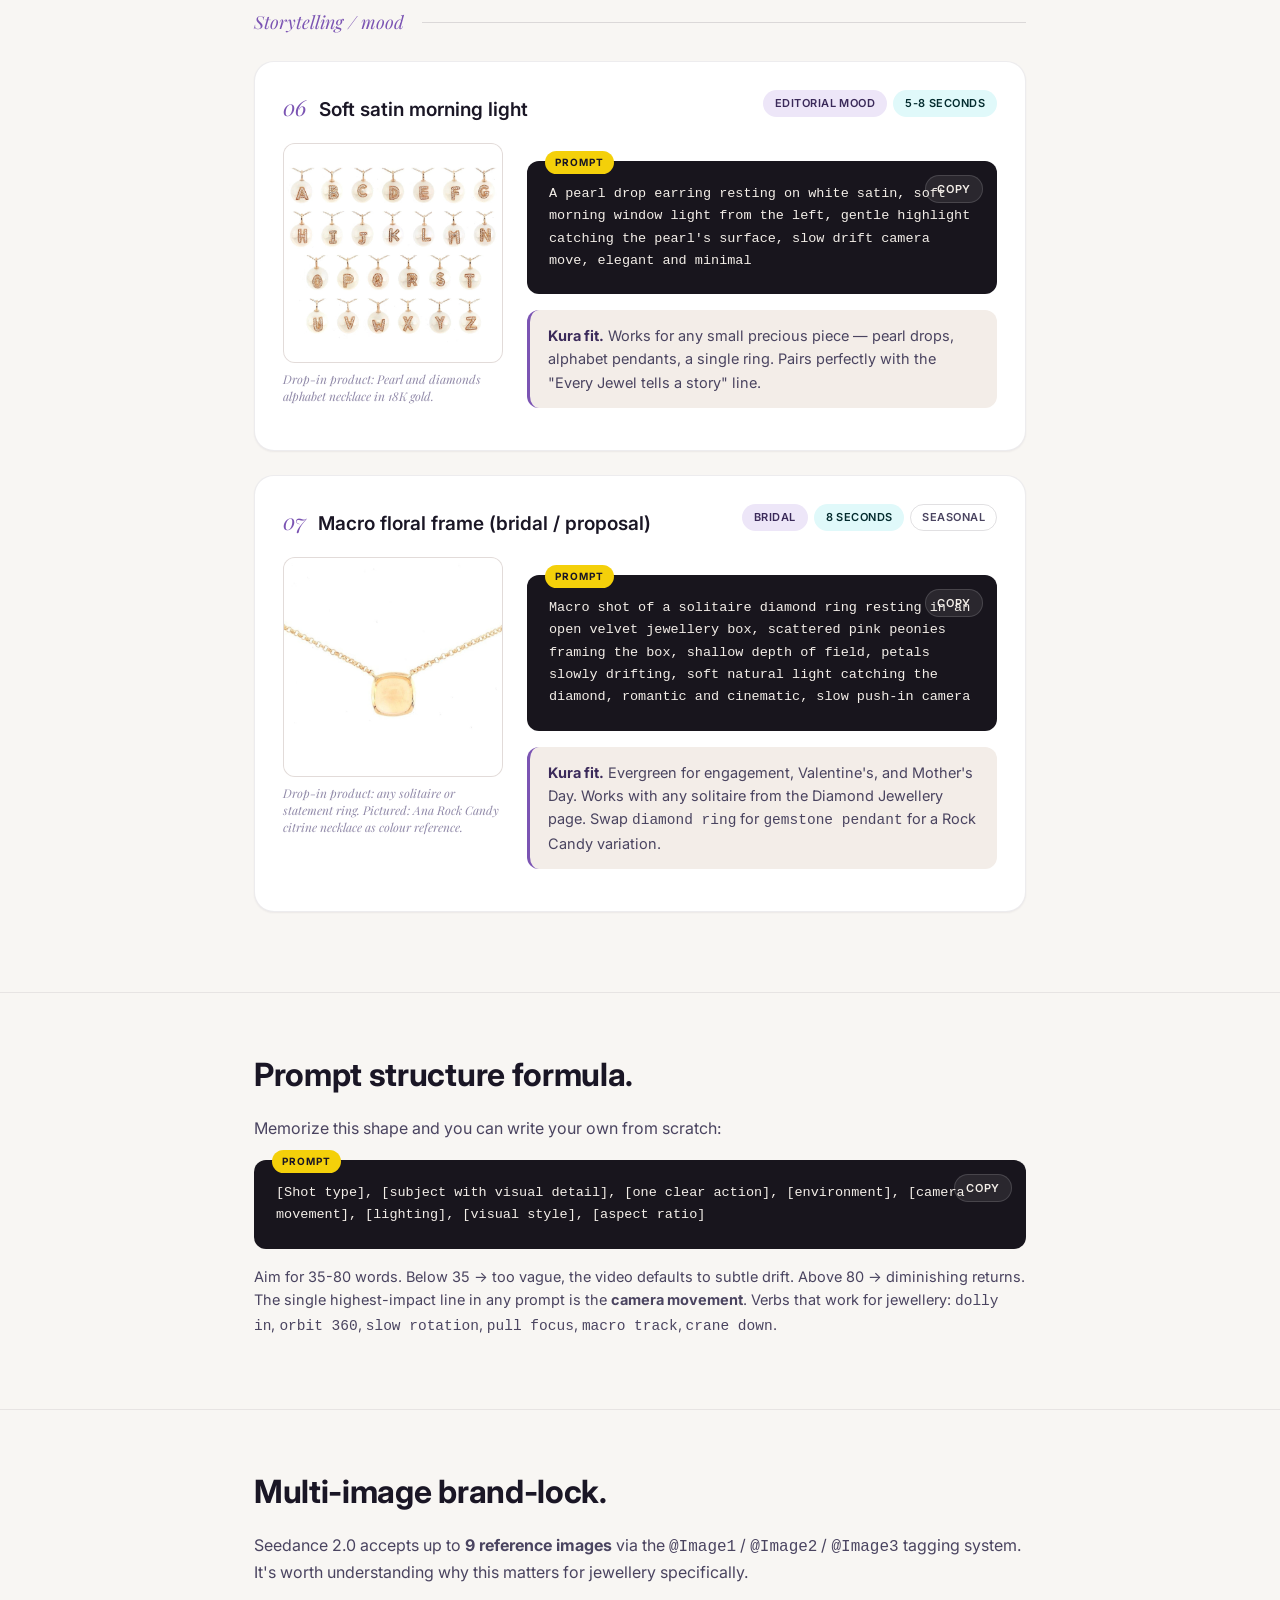
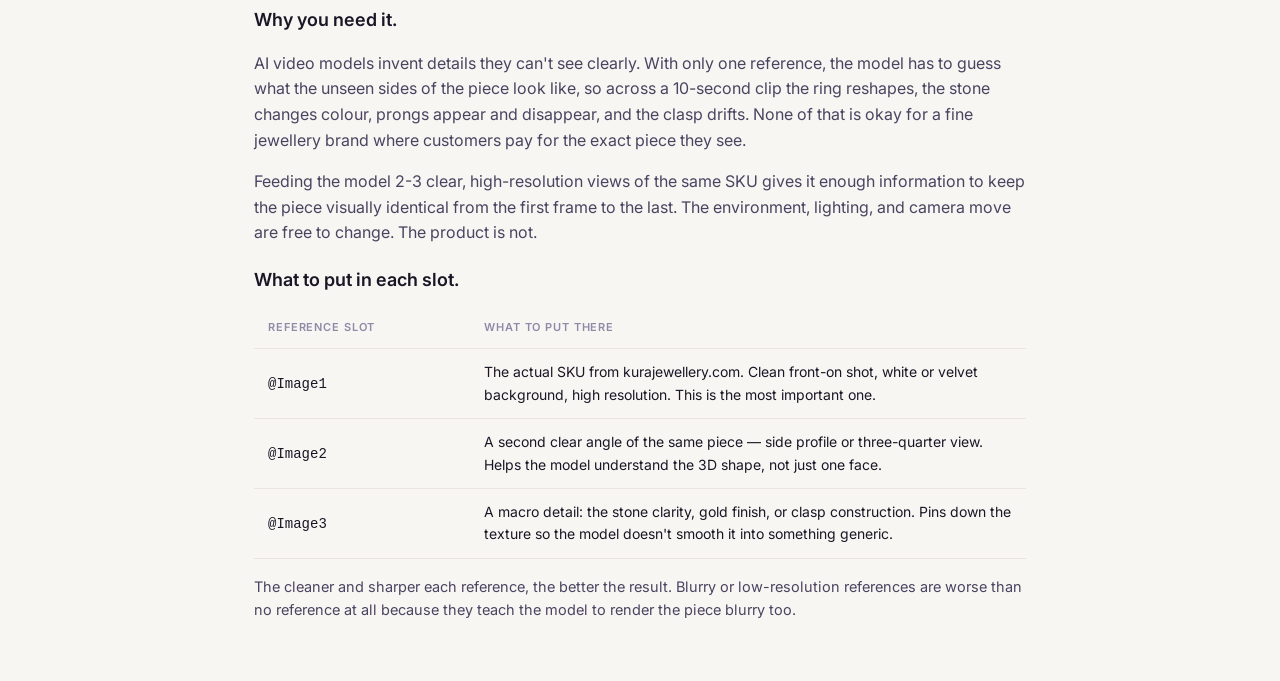
<file: seedance-prompts.html>
<!doctype html>
<html lang="en">
<head>
  <meta charset="utf-8" />
  <meta name="viewport" content="width=device-width, initial-scale=1" />
  <title>Seedance 2.0 prompts — Kura</title>
  <link rel="stylesheet" href="styles.css" />
</head>
<body>

<header class="topbar">
  <div class="shell">
    <div class="brand"><a href="index.html">For Kura</a></div>
    <nav>
      <a href="index.html">Overview</a>
      <a href="tutorial-menu.html">Tutorial menu</a>
      <div class="nav-group">
        <span class="nav-group-label">Audits</span>
        <div class="nav-dropdown">
          <a href="instagram-audit.html">Instagram</a>
          <a href="website-design-review.html">Website design</a>
          <a href="website-seo-audit.html">Website SEO</a>
        </div>
      </div>
      <div class="nav-group has-active">
        <span class="nav-group-label">Resources</span>
        <div class="nav-dropdown">
          <a href="gpt-image-2-prompts.html">GPT Image 2</a>
          <a href="seedance-prompts.html" class="active">Seedance 2.0</a>
        </div>
      </div>
      <a href="session-1.html">Session 1</a>
    </nav>
  </div>
</header>

<section class="hero">
  <div class="shell-narrow">
    <h1>Seedance 2.0, tuned for <em>fine jewellery</em>.</h1>
    <p class="lede">
      Seven prompts written natively for fine jewellery. Each is paired with a real Kura piece you can drop
      in as the reference image. Copy, attach the SKU, and run. The multi-image brand-lock pattern at the
      bottom is the one concept worth taking from this page.
    </p>
  </div>
</section>

<section>
  <div class="shell-narrow">

    <div class="tier-divider">
      <span class="tier-label">Hero product video</span>
      <span class="tier-line"></span>
    </div>

    <!-- Prompt 1 -->
    <div class="card">
      <div class="card-header">
        <div class="card-title">
          <span class="card-num">01</span>
          <h3>Diamond ring — light refraction reveal</h3>
        </div>
        <div class="tags">
          <span class="tag">Hero shot</span>
          <span class="tag tag-teal">6 seconds</span>
          <span class="tag tag-outline">1:1 · 2K</span>
        </div>
      </div>
      <div class="card-body with-image">
        <div>
          <div class="product-img">
            <img src="assets/products/new-york-belcher-diamond-chain.jpg" alt="New York Belcher diamond chain in 18K gold" />
          </div>
          <div class="product-caption">Drop-in product: New York Belcher chain with circle-link diamond charm in 18K gold.</div>
        </div>
        <div>
          <div class="prompt"><span class="prompt-text">@Image1 is a diamond ring on a silk cushion. Camera slowly dollies in to an extreme close-up. Light refracts through the diamond, casting rainbow caustics. Soft focus background. No sound, pure visual elegance.</span></div>
          <div class="adapt"><strong>Kura fit.</strong> Swap <code>silk cushion</code> for <code>black velvet</code> to match the e-commerce look. Use any solitaire or pavé piece from the Diamond Jewellery page as <code>@Image1</code>.</div>
        </div>
      </div>
    </div>

    <!-- Prompt 2 -->
    <div class="card">
      <div class="card-header">
        <div class="card-title">
          <span class="card-num">02</span>
          <h3>360° velvet orbit</h3>
        </div>
        <div class="tags">
          <span class="tag">Rotation hero</span>
          <span class="tag tag-teal">10 seconds</span>
          <span class="tag tag-outline">1:1 · 2K</span>
        </div>
      </div>
      <div class="card-body with-image">
        <div>
          <div class="product-img">
            <img src="assets/products/kura-signature-cage-pendant.png" alt="Kura Signature Cage pendant in 18K gold" />
          </div>
          <div class="product-caption">Drop-in product: Kura Signature Cage pendant — the hero piece for this prompt.</div>
        </div>
        <div>
          <div class="prompt"><span class="prompt-text">@Image1 is a fine 18K gold pendant necklace resting on a black velvet surface. Camera orbits 360 degrees around the piece. Dramatic side lighting catches the metal finish and the chain links. Slow motion, silent, pure visual focus.</span></div>
          <div class="adapt"><strong>Kura fit.</strong> Drop in your Kura Cage pendant, Iconic Logo, or any single statement piece. The 360° orbit is the highest-conversion move for jewellery product video and Seedance handles it more smoothly than any current model.</div>
        </div>
      </div>
    </div>

    <!-- Prompt 3 -->
    <div class="card">
      <div class="card-header">
        <div class="card-title">
          <span class="card-num">03</span>
          <h3>Floating reveal with diamond droplets</h3>
        </div>
        <div class="tags">
          <span class="tag">Reel opener</span>
          <span class="tag tag-teal">8-10 seconds</span>
          <span class="tag tag-outline">1:1 or 16:9</span>
        </div>
      </div>
      <div class="card-body with-image">
        <div>
          <div class="product-img">
            <img src="assets/products/kura-logo-pendant-rose-gold.jpg" alt="Kura Iconic Logo pendant on Figaro chain in 18K rose gold" />
          </div>
          <div class="product-caption">Drop-in product: Kura Iconic Logo pendant in 18K rose gold.</div>
        </div>
        <div>
          <div class="prompt"><span class="prompt-text">A solid 18K gold pendant floating in mid-air, slowly rotating with precision, water droplets suspended around it catching the light like diamonds, pure black background with a single dramatic spotlight from above, extreme macro detail showing every texture on the metal and the chain links, high-end jewellery commercial aesthetic, ultra-smooth rotation</span></div>
          <div class="adapt"><strong>Kura fit.</strong> Use with the Iconic Logo pendant, Kura Cage, or a pavé ring. Swap <code>pendant</code> for <code>ring</code> or <code>earring</code> depending on the SKU. The diamond-droplet language is on-brand for Kura — keep it as is.</div>
        </div>
      </div>
    </div>

    <div class="tier-divider">
      <span class="tier-label">Multi-image brand-lock — the one concept to learn</span>
      <span class="tier-line"></span>
    </div>

    <!-- Prompt 4 -->
    <div class="card">
      <div class="card-header">
        <div class="card-title">
          <span class="card-num">04</span>
          <h3>Cinematic multi-shot storyboard</h3>
        </div>
        <div class="tags">
          <span class="tag">Launch reel</span>
          <span class="tag tag-yellow">Multi-image</span>
          <span class="tag tag-teal">15 seconds</span>
        </div>
      </div>
      <div class="card-body with-image">
        <div>
          <div class="product-img">
            <img src="assets/products/audra-rose-quartz-diamond-earrings.jpg" alt="Audra rose-quartz earrings with diamonds in 18K rose gold" />
          </div>
          <div class="product-caption">Drop-in product: Audra rose-quartz earrings with diamonds. Or any collection drop with multiple finishes.</div>
        </div>
        <div>
          <div class="prompt"><span class="prompt-text">0-2s: Split screen showing the same piece from @Image1 in four metal finishes (yellow gold, white gold, rose gold, sterling silver). 3-6s: Macro close-up of the clasp closing or the stone setting catching light. 7-12s: Quick cuts of the piece worn on a collarbone, a wrist, and an earlobe. 13-15s: Brand logo on a cream background.</span></div>
          <div class="adapt"><strong>Kura fit.</strong> Best for a collection launch where the same design comes in multiple finishes. Use four hero shots of the SKU as <code>@Image1</code>. <strong>The single highest-leverage prompt on this page</strong> because the multi-image input solves jewellery's #1 problem: product drift between frames.</div>
        </div>
      </div>
    </div>

    <!-- Prompt 5 -->
    <div class="card">
      <div class="card-header">
        <div class="card-title">
          <span class="card-num">05</span>
          <h3>E-commerce 360° with texture layering</h3>
        </div>
        <div class="tags">
          <span class="tag">Craftsmanship</span>
          <span class="tag tag-yellow">Three-image lock</span>
          <span class="tag tag-outline">2K cinematic</span>
        </div>
      </div>
      <div class="card-body with-image">
        <div>
          <div class="product-img">
            <img src="assets/products/oslo-paper-clip-chain.jpg" alt="Oslo medium paper clip light chain in 18K gold" />
          </div>
          <div class="product-caption">Drop-in product: Oslo medium paper-clip chain in 18K gold.</div>
        </div>
        <div>
          <div class="prompt"><span class="prompt-text">Commercial cinematic showcase of the necklace in @Image2. Side profile reference @Image1. Surface texture and clasp construction reference @Image3. Slow camera glide along the piece showing every link, the clasp mechanism, and the metal finish. Soft commercial lighting. 2K cinematic quality.</span></div>
          <div class="adapt"><strong>Kura fit.</strong> <code>@Image1</code> = side profile of the piece, <code>@Image2</code> = front on velvet, <code>@Image3</code> = macro of the clasp or stone setting. This is the prompt that <em>shows</em> the made-in-Italy / made-in-Hong-Kong craftsmanship instead of just claiming it in copy.</div>
        </div>
      </div>
    </div>

    <div class="tier-divider">
      <span class="tier-label">Storytelling / mood</span>
      <span class="tier-line"></span>
    </div>

    <!-- Prompt 6 -->
    <div class="card">
      <div class="card-header">
        <div class="card-title">
          <span class="card-num">06</span>
          <h3>Soft satin morning light</h3>
        </div>
        <div class="tags">
          <span class="tag">Editorial mood</span>
          <span class="tag tag-teal">5-8 seconds</span>
        </div>
      </div>
      <div class="card-body with-image">
        <div>
          <div class="product-img">
            <img src="assets/products/pearl-alphabet-necklace.jpg" alt="Pearl and diamonds alphabet necklace in 18K gold" />
          </div>
          <div class="product-caption">Drop-in product: Pearl and diamonds alphabet necklace in 18K gold.</div>
        </div>
        <div>
          <div class="prompt"><span class="prompt-text">A pearl drop earring resting on white satin, soft morning window light from the left, gentle highlight catching the pearl's surface, slow drift camera move, elegant and minimal</span></div>
          <div class="adapt"><strong>Kura fit.</strong> Works for any small precious piece — pearl drops, alphabet pendants, a single ring. Pairs perfectly with the "Every Jewel tells a story" line.</div>
        </div>
      </div>
    </div>

    <!-- Prompt 7 -->
    <div class="card">
      <div class="card-header">
        <div class="card-title">
          <span class="card-num">07</span>
          <h3>Macro floral frame (bridal / proposal)</h3>
        </div>
        <div class="tags">
          <span class="tag">Bridal</span>
          <span class="tag tag-teal">8 seconds</span>
          <span class="tag tag-outline">Seasonal</span>
        </div>
      </div>
      <div class="card-body with-image">
        <div>
          <div class="product-img">
            <img src="assets/products/ana-rock-candy-citrine.jpg" alt="Ana Rock Candy yellow citrine necklace in 18K yellow gold" />
          </div>
          <div class="product-caption">Drop-in product: any solitaire or statement ring. Pictured: Ana Rock Candy citrine necklace as colour reference.</div>
        </div>
        <div>
          <div class="prompt"><span class="prompt-text">Macro shot of a solitaire diamond ring resting in an open velvet jewellery box, scattered pink peonies framing the box, shallow depth of field, petals slowly drifting, soft natural light catching the diamond, romantic and cinematic, slow push-in camera</span></div>
          <div class="adapt"><strong>Kura fit.</strong> Evergreen for engagement, Valentine's, and Mother's Day. Works with any solitaire from the Diamond Jewellery page. Swap <code>diamond ring</code> for <code>gemstone pendant</code> for a Rock Candy variation.</div>
        </div>
      </div>
    </div>

  </div>
</section>

<section>
  <div class="shell-narrow">
    <h2>Prompt structure formula.</h2>
    <p style="color: var(--mm-slate-600); max-width: 700px;">
      Memorize this shape and you can write your own from scratch:
    </p>
    <div class="prompt"><span class="prompt-text">[Shot type], [subject with visual detail], [one clear action], [environment], [camera movement], [lighting], [visual style], [aspect ratio]</span></div>
    <p style="font-size: 14.5px; color: var(--mm-slate-600);">
      Aim for 35-80 words. Below 35 → too vague, the video defaults to subtle drift. Above 80 → diminishing returns.
      The single highest-impact line in any prompt is the <strong>camera movement</strong>. Verbs that work for jewellery:
      <code>dolly in</code>, <code>orbit 360</code>, <code>slow rotation</code>, <code>pull focus</code>, <code>macro track</code>, <code>crane down</code>.
    </p>
  </div>
</section>

<section>
  <div class="shell-narrow">
    <h2>Multi-image brand-lock.</h2>
    <p style="color: var(--mm-slate-600);">
      Seedance 2.0 accepts up to <strong>9 reference images</strong> via the <code>@Image1</code> / <code>@Image2</code> / <code>@Image3</code> tagging system.
      It's worth understanding why this matters for jewellery specifically.
    </p>

    <h3 style="margin-top: 20px;">Why you need it.</h3>
    <p style="color: var(--mm-slate-600);">
      AI video models invent details they can't see clearly. With only one reference, the model has to
      guess what the unseen sides of the piece look like, so across a 10-second clip the ring reshapes,
      the stone changes colour, prongs appear and disappear, and the clasp drifts. None of that is okay
      for a fine jewellery brand where customers pay for the exact piece they see.
    </p>
    <p style="color: var(--mm-slate-600);">
      Feeding the model 2-3 clear, high-resolution views of the same SKU gives it enough information to
      keep the piece visually identical from the first frame to the last. The environment, lighting, and
      camera move are free to change. The product is not.
    </p>

    <h3 style="margin-top: 20px;">What to put in each slot.</h3>
    <table class="kicker-table">
      <thead>
        <tr><th style="width: 28%">Reference slot</th><th>What to put there</th></tr>
      </thead>
      <tbody>
        <tr><td><code>@Image1</code></td><td>The actual SKU from kurajewellery.com. Clean front-on shot, white or velvet background, high resolution. This is the most important one.</td></tr>
        <tr><td><code>@Image2</code></td><td>A second clear angle of the same piece — side profile or three-quarter view. Helps the model understand the 3D shape, not just one face.</td></tr>
        <tr><td><code>@Image3</code></td><td>A macro detail: the stone clarity, gold finish, or clasp construction. Pins down the texture so the model doesn't smooth it into something generic.</td></tr>
      </tbody>
    </table>
    <p style="font-size: 14.5px; color: var(--mm-slate-600); margin-top: 16px;">
      The cleaner and sharper each reference, the better the result. Blurry or low-resolution references
      are worse than no reference at all because they teach the model to render the piece blurry too.
    </p>
  </div>
</section>

<script src="copy.js"></script>
</body>
</html>
</file>
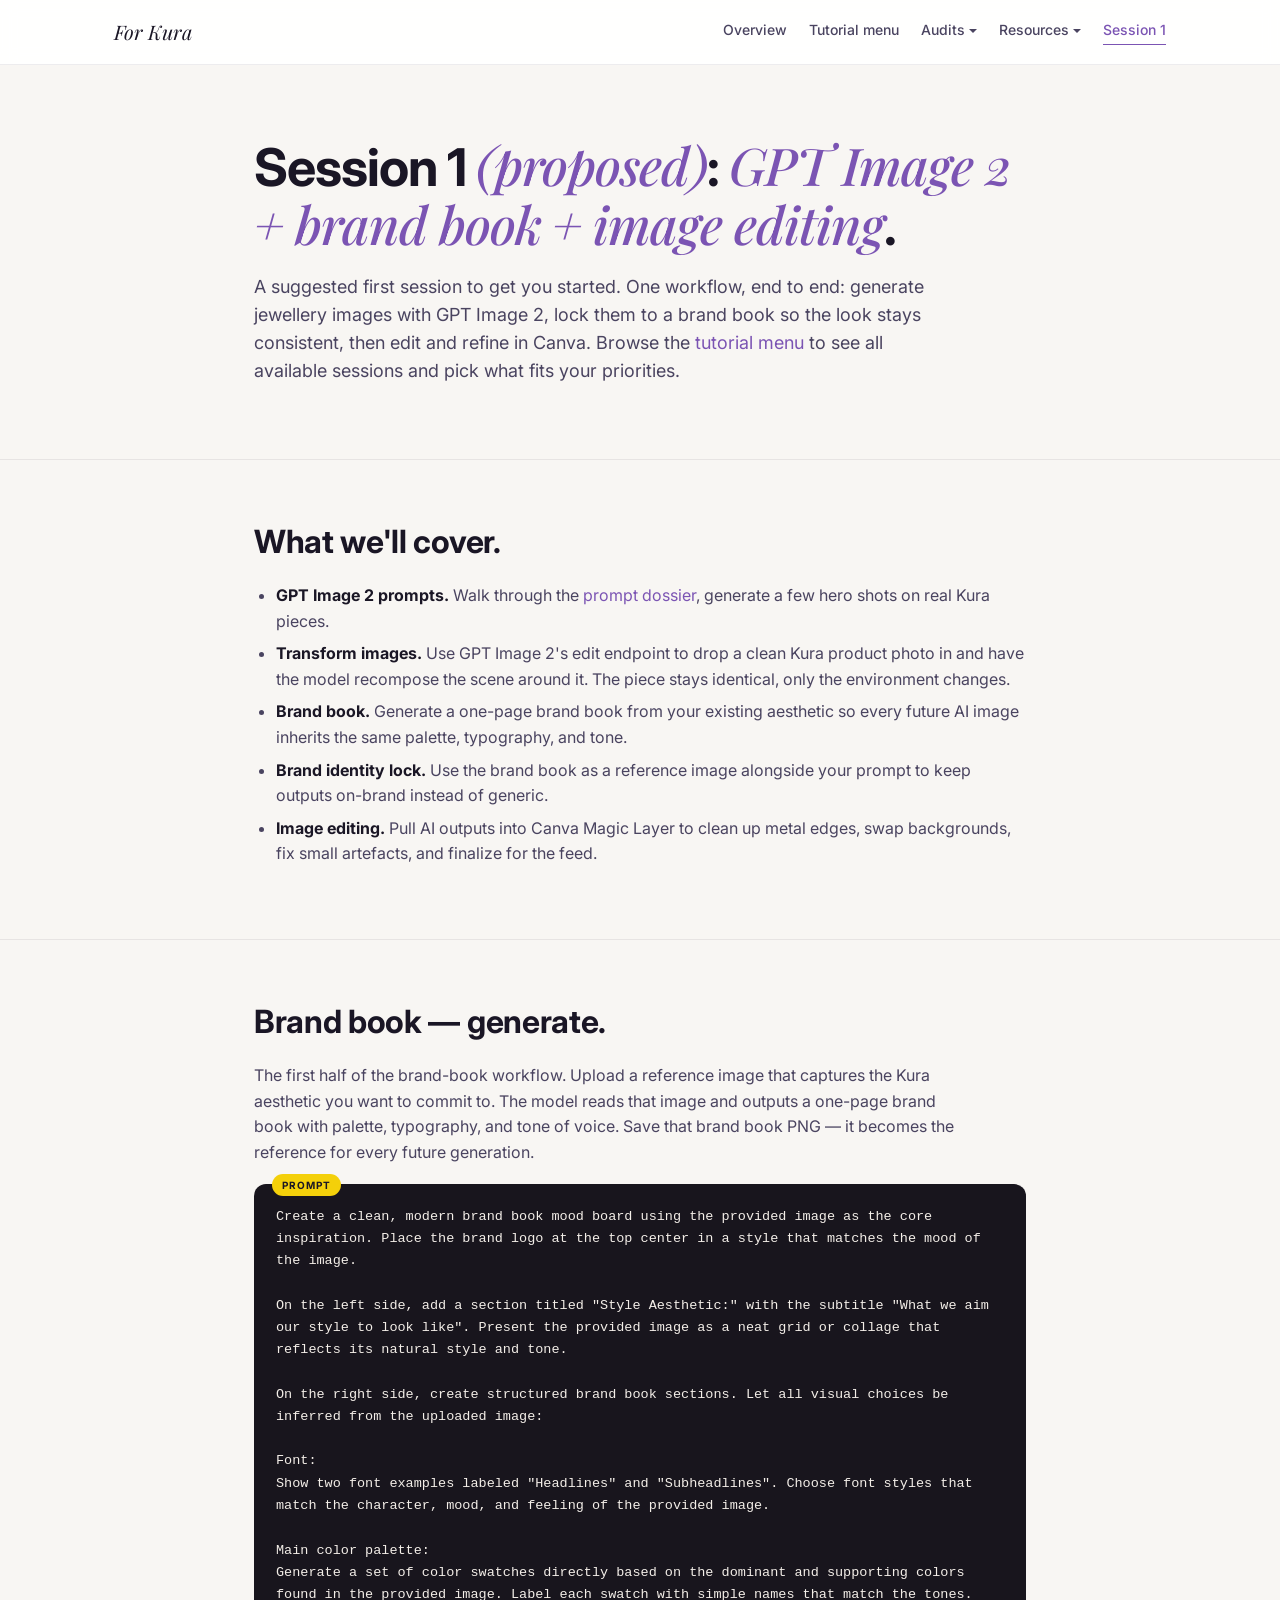
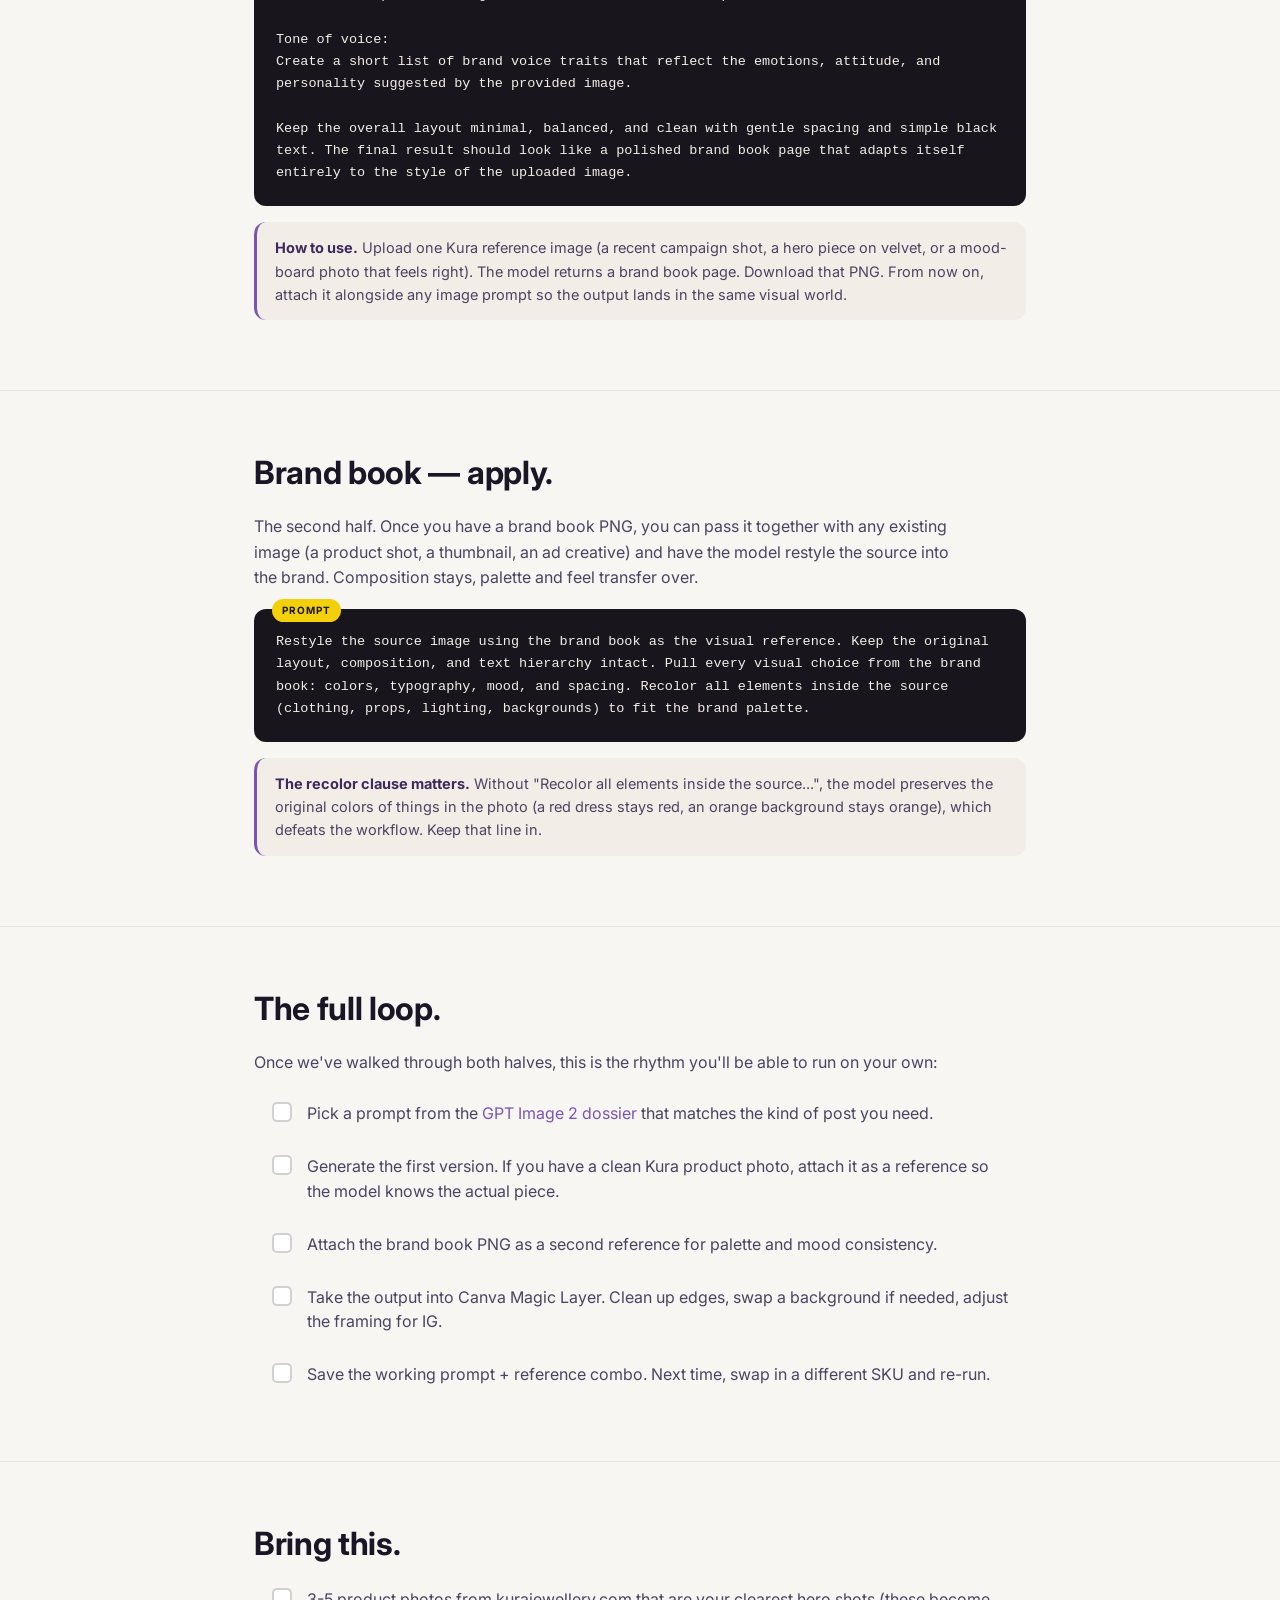
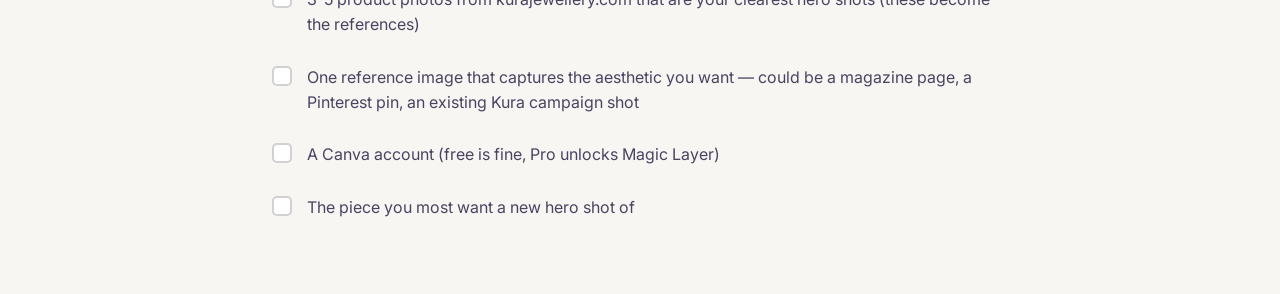
<file: session-1.html>
<!doctype html>
<html lang="en">
<head>
  <meta charset="utf-8" />
  <meta name="viewport" content="width=device-width, initial-scale=1" />
  <title>Session 1 — Kura</title>
  <link rel="stylesheet" href="styles.css" />
</head>
<body>

<header class="topbar">
  <div class="shell">
    <div class="brand"><a href="index.html">For Kura</a></div>
    <nav>
      <a href="index.html">Overview</a>
      <a href="tutorial-menu.html">Tutorial menu</a>
      <div class="nav-group">
        <span class="nav-group-label">Audits</span>
        <div class="nav-dropdown">
          <a href="instagram-audit.html">Instagram</a>
          <a href="website-design-review.html">Website design</a>
          <a href="website-seo-audit.html">Website SEO</a>
        </div>
      </div>
      <div class="nav-group">
        <span class="nav-group-label">Resources</span>
        <div class="nav-dropdown">
          <a href="gpt-image-2-prompts.html">GPT Image 2</a>
          <a href="seedance-prompts.html">Seedance 2.0</a>
        </div>
      </div>
      <a href="session-1.html" class="active">Session 1</a>
    </nav>
  </div>
</header>

<section class="hero">
  <div class="shell-narrow">
    <h1>Session 1 <em>(proposed)</em>: <em>GPT Image 2 + brand book + image editing</em>.</h1>
    <p class="lede">
      A suggested first session to get you started. One workflow, end to end: generate jewellery images
      with GPT Image 2, lock them to a brand book so the look stays consistent, then edit and refine
      in Canva. Browse the <a href="tutorial-menu.html">tutorial menu</a> to see all available
      sessions and pick what fits your priorities.
    </p>
  </div>
</section>

<section>
  <div class="shell-narrow">
    <h2>What we'll cover.</h2>
    <ul class="clean">
      <li><strong>GPT Image 2 prompts.</strong> Walk through the <a href="gpt-image-2-prompts.html">prompt dossier</a>, generate a few hero shots on real Kura pieces.</li>
      <li><strong>Transform images.</strong> Use GPT Image 2's edit endpoint to drop a clean Kura product photo in and have the model recompose the scene around it. The piece stays identical, only the environment changes.</li>
      <li><strong>Brand book.</strong> Generate a one-page brand book from your existing aesthetic so every future AI image inherits the same palette, typography, and tone.</li>
      <li><strong>Brand identity lock.</strong> Use the brand book as a reference image alongside your prompt to keep outputs on-brand instead of generic.</li>
      <li><strong>Image editing.</strong> Pull AI outputs into Canva Magic Layer to clean up metal edges, swap backgrounds, fix small artefacts, and finalize for the feed.</li>
    </ul>
  </div>
</section>

<section>
  <div class="shell-narrow">
    <h2>Brand book — generate.</h2>
    <p style="color: var(--mm-slate-600); max-width: 720px;">
      The first half of the brand-book workflow. Upload a reference image that captures the Kura
      aesthetic you want to commit to. The model reads that image and outputs a one-page brand book
      with palette, typography, and tone of voice. Save that brand book PNG — it becomes the
      reference for every future generation.
    </p>
    <div class="prompt"><span class="prompt-text">Create a clean, modern brand book mood board using the provided image as the core inspiration. Place the brand logo at the top center in a style that matches the mood of the image.

On the left side, add a section titled "Style Aesthetic:" with the subtitle "What we aim our style to look like". Present the provided image as a neat grid or collage that reflects its natural style and tone.

On the right side, create structured brand book sections. Let all visual choices be inferred from the uploaded image:

Font:
Show two font examples labeled "Headlines" and "Subheadlines". Choose font styles that match the character, mood, and feeling of the provided image.

Main color palette:
Generate a set of color swatches directly based on the dominant and supporting colors found in the provided image. Label each swatch with simple names that match the tones.

Tone of voice:
Create a short list of brand voice traits that reflect the emotions, attitude, and personality suggested by the provided image.

Keep the overall layout minimal, balanced, and clean with gentle spacing and simple black text. The final result should look like a polished brand book page that adapts itself entirely to the style of the uploaded image.</span></div>
    <div class="adapt"><strong>How to use.</strong> Upload one Kura reference image (a recent campaign shot, a hero piece on velvet, or a mood-board photo that feels right). The model returns a brand book page. Download that PNG. From now on, attach it alongside any image prompt so the output lands in the same visual world.</div>
  </div>
</section>

<section>
  <div class="shell-narrow">
    <h2>Brand book — apply.</h2>
    <p style="color: var(--mm-slate-600); max-width: 720px;">
      The second half. Once you have a brand book PNG, you can pass it together with any existing
      image (a product shot, a thumbnail, an ad creative) and have the model restyle the source into
      the brand. Composition stays, palette and feel transfer over.
    </p>
    <div class="prompt"><span class="prompt-text">Restyle the source image using the brand book as the visual reference. Keep the original layout, composition, and text hierarchy intact. Pull every visual choice from the brand book: colors, typography, mood, and spacing. Recolor all elements inside the source (clothing, props, lighting, backgrounds) to fit the brand palette.</span></div>
    <div class="adapt"><strong>The recolor clause matters.</strong> Without "Recolor all elements inside the source...", the model preserves the original colors of things in the photo (a red dress stays red, an orange background stays orange), which defeats the workflow. Keep that line in.</div>
  </div>
</section>

<section>
  <div class="shell-narrow">
    <h2>The full loop.</h2>
    <p style="color: var(--mm-slate-600); max-width: 700px;">
      Once we've walked through both halves, this is the rhythm you'll be able to run on your own:
    </p>
    <ul class="checklist" data-group="full-loop">
      <li><label><input type="checkbox" data-key="loop-1" /><span>Pick a prompt from the <a href="gpt-image-2-prompts.html">GPT Image 2 dossier</a> that matches the kind of post you need.</span></label></li>
      <li><label><input type="checkbox" data-key="loop-2" /><span>Generate the first version. If you have a clean Kura product photo, attach it as a reference so the model knows the actual piece.</span></label></li>
      <li><label><input type="checkbox" data-key="loop-3" /><span>Attach the brand book PNG as a second reference for palette and mood consistency.</span></label></li>
      <li><label><input type="checkbox" data-key="loop-4" /><span>Take the output into Canva Magic Layer. Clean up edges, swap a background if needed, adjust the framing for IG.</span></label></li>
      <li><label><input type="checkbox" data-key="loop-5" /><span>Save the working prompt + reference combo. Next time, swap in a different SKU and re-run.</span></label></li>
    </ul>
  </div>
</section>

<section>
  <div class="shell-narrow">
    <h2>Bring this.</h2>
    <ul class="checklist" data-group="bring">
      <li><label><input type="checkbox" data-key="bring-1" /><span>3-5 product photos from kurajewellery.com that are your clearest hero shots (these become the references)</span></label></li>
      <li><label><input type="checkbox" data-key="bring-2" /><span>One reference image that captures the aesthetic you want — could be a magazine page, a Pinterest pin, an existing Kura campaign shot</span></label></li>
      <li><label><input type="checkbox" data-key="bring-3" /><span>A Canva account (free is fine, Pro unlocks Magic Layer)</span></label></li>
      <li><label><input type="checkbox" data-key="bring-4" /><span>The piece you most want a new hero shot of</span></label></li>
    </ul>
  </div>
</section>

<script>
// Interactive checklists — saves to localStorage, no backend needed
document.querySelectorAll('.checklist input[type="checkbox"]').forEach(function(cb) {
  var key = 'kura-session1-' + cb.dataset.key;
  // Restore saved state
  if (localStorage.getItem(key) === 'true') {
    cb.checked = true;
    cb.closest('li').classList.add('done');
  }
  // Save on change
  cb.addEventListener('change', function() {
    localStorage.setItem(key, cb.checked);
    if (cb.checked) {
      cb.closest('li').classList.add('done');
    } else {
      cb.closest('li').classList.remove('done');
    }
  });
});
</script>

</body>
</html>
</file>
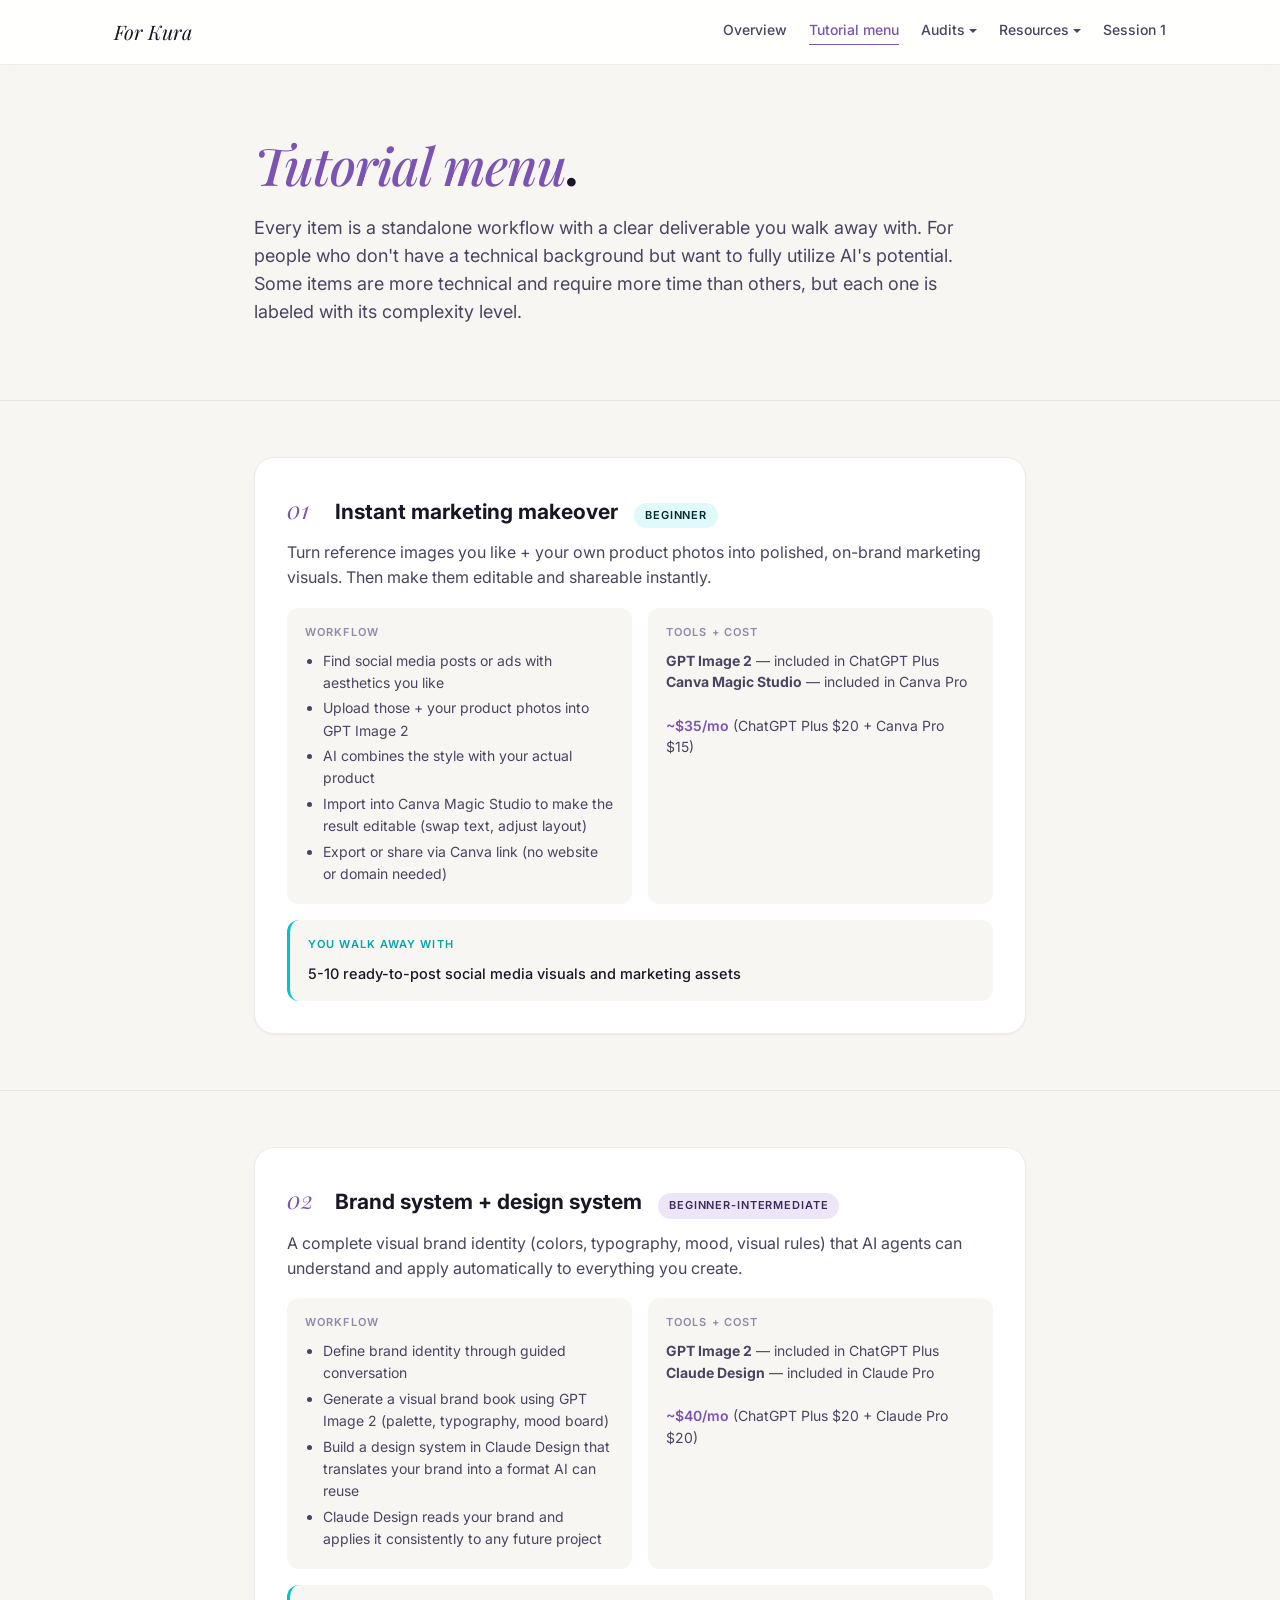
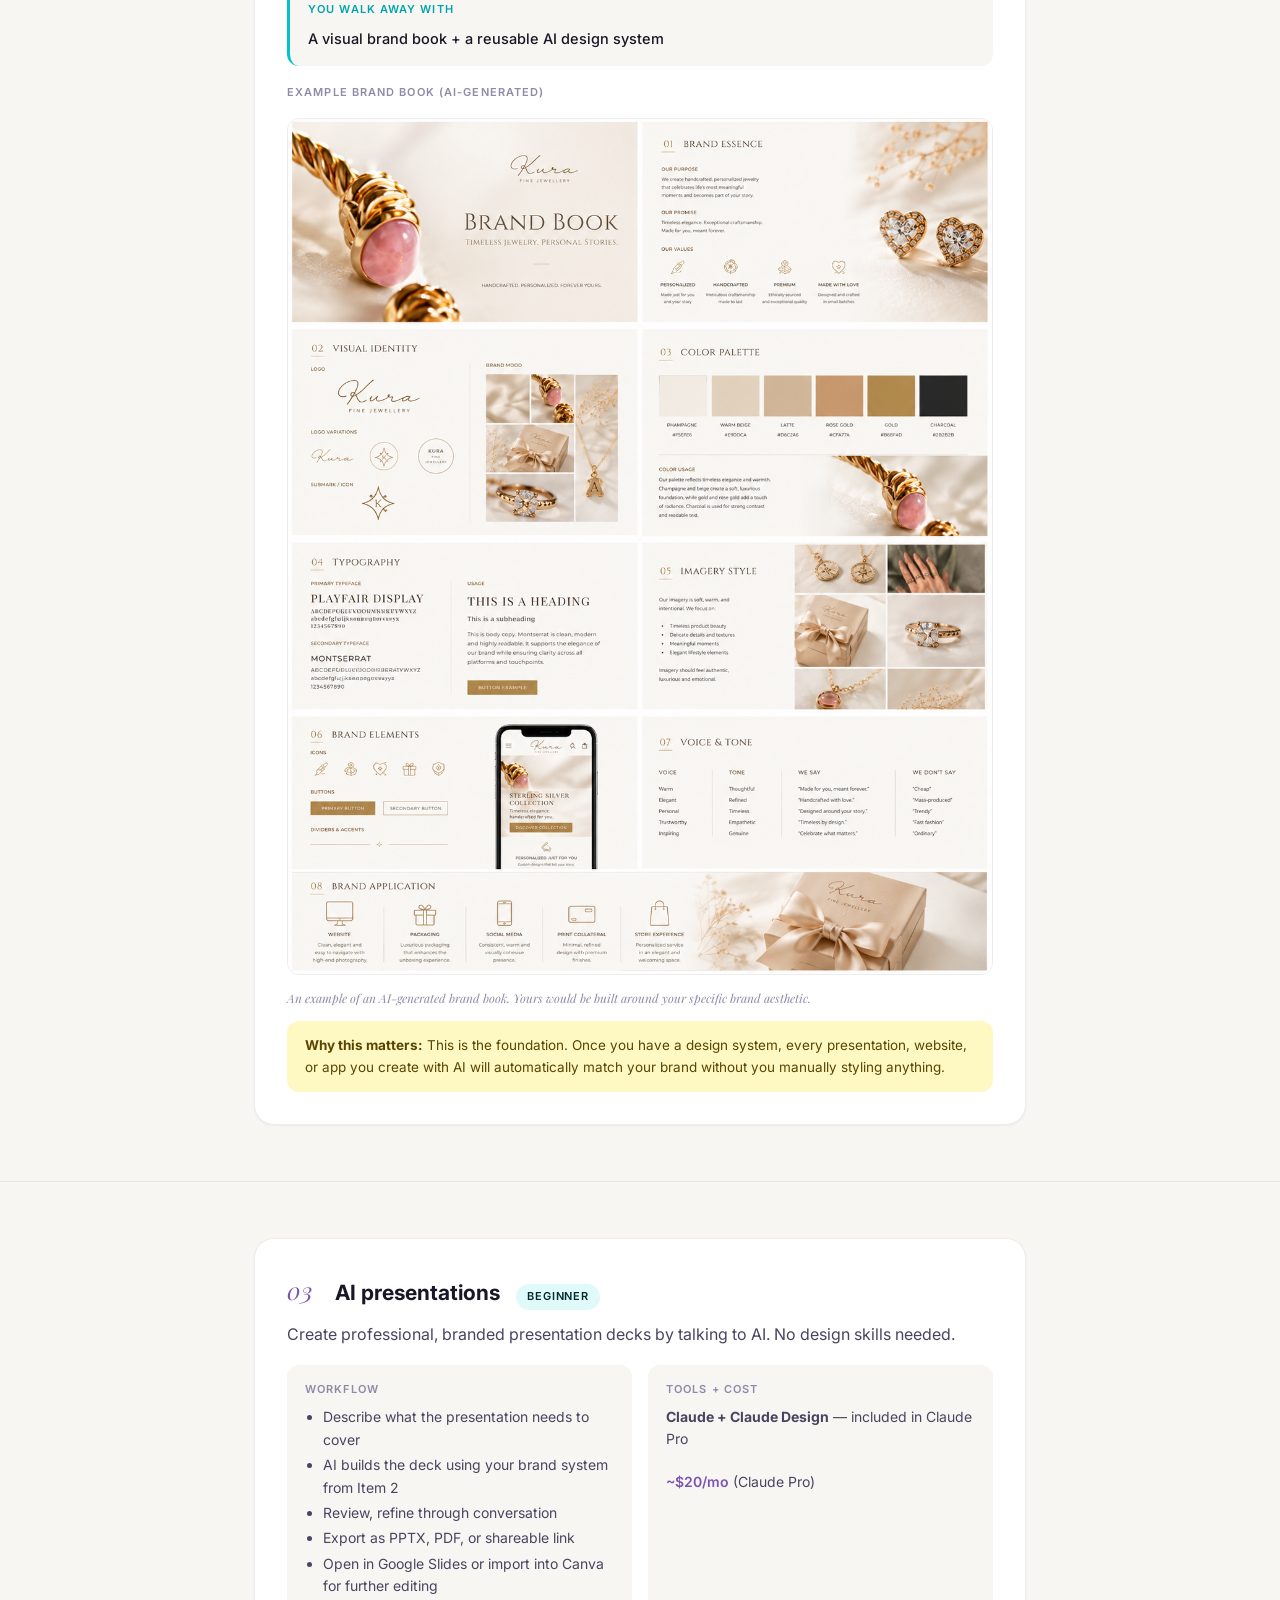
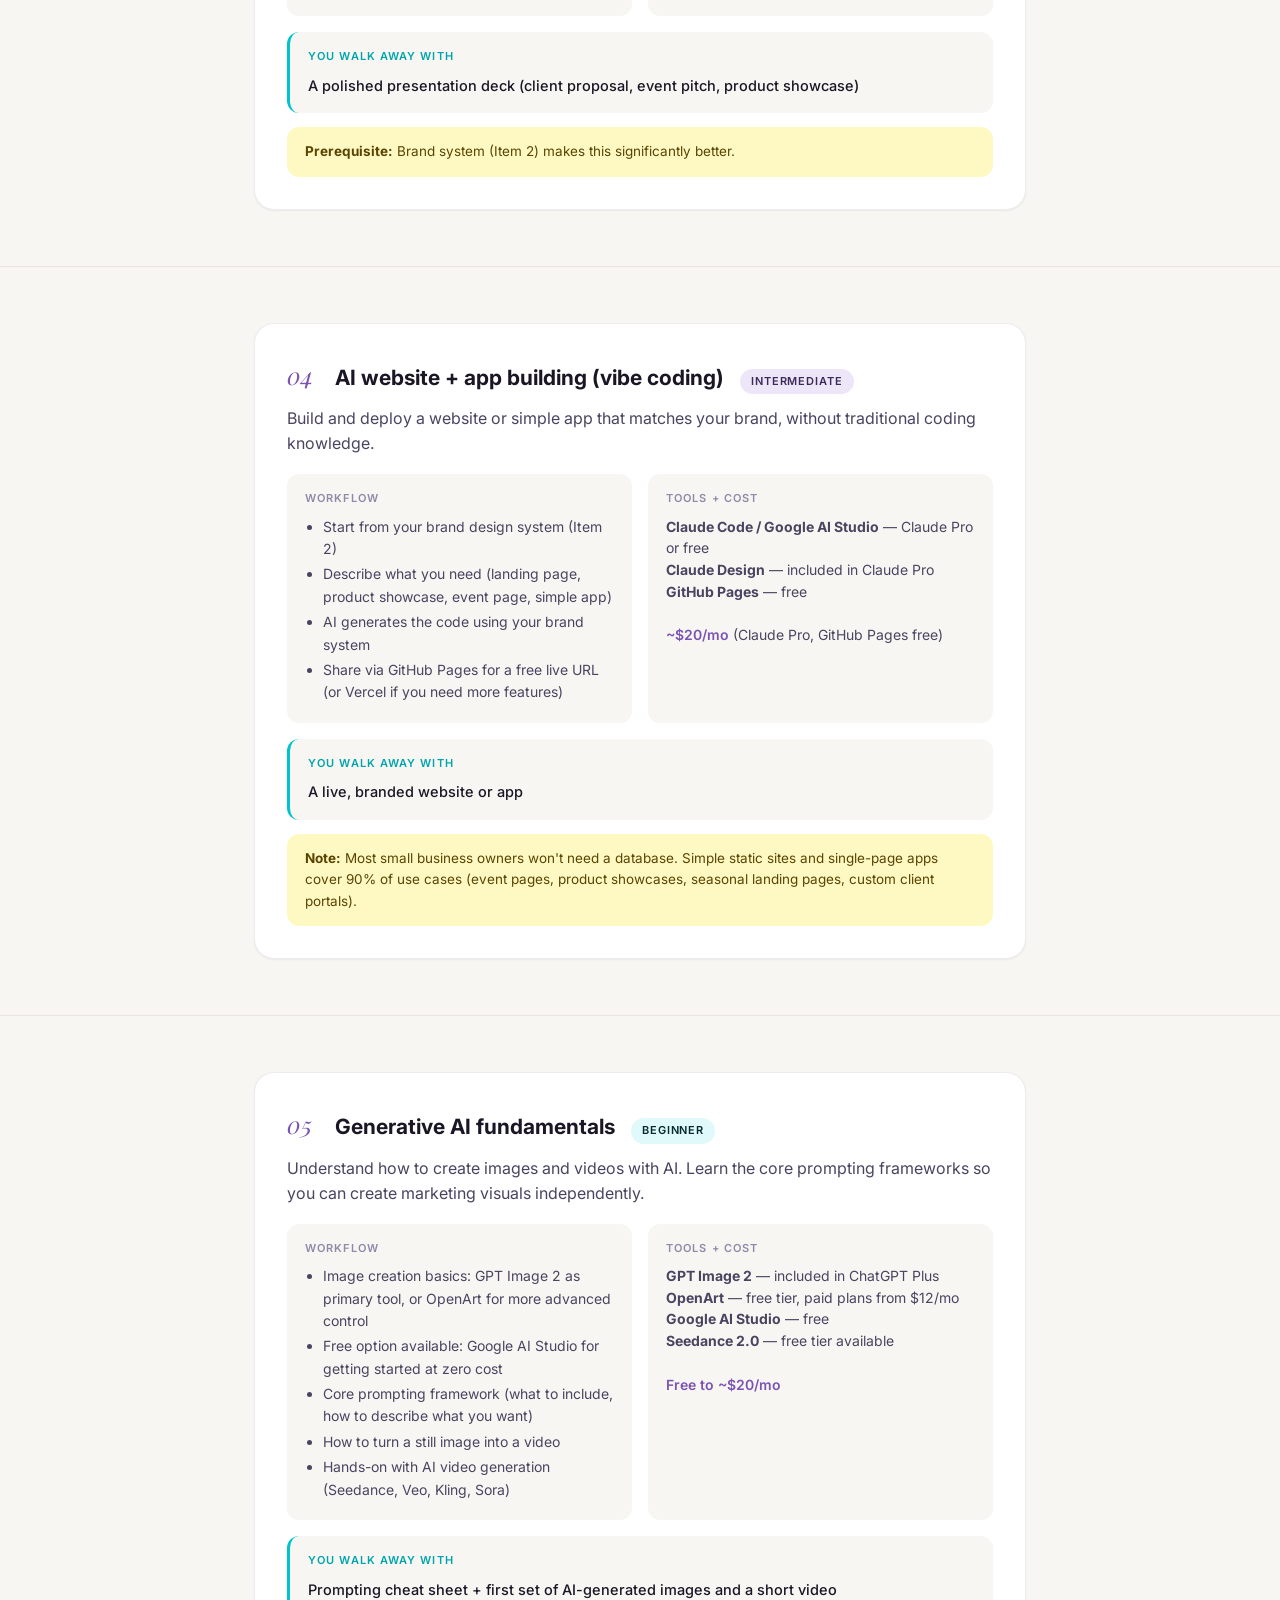
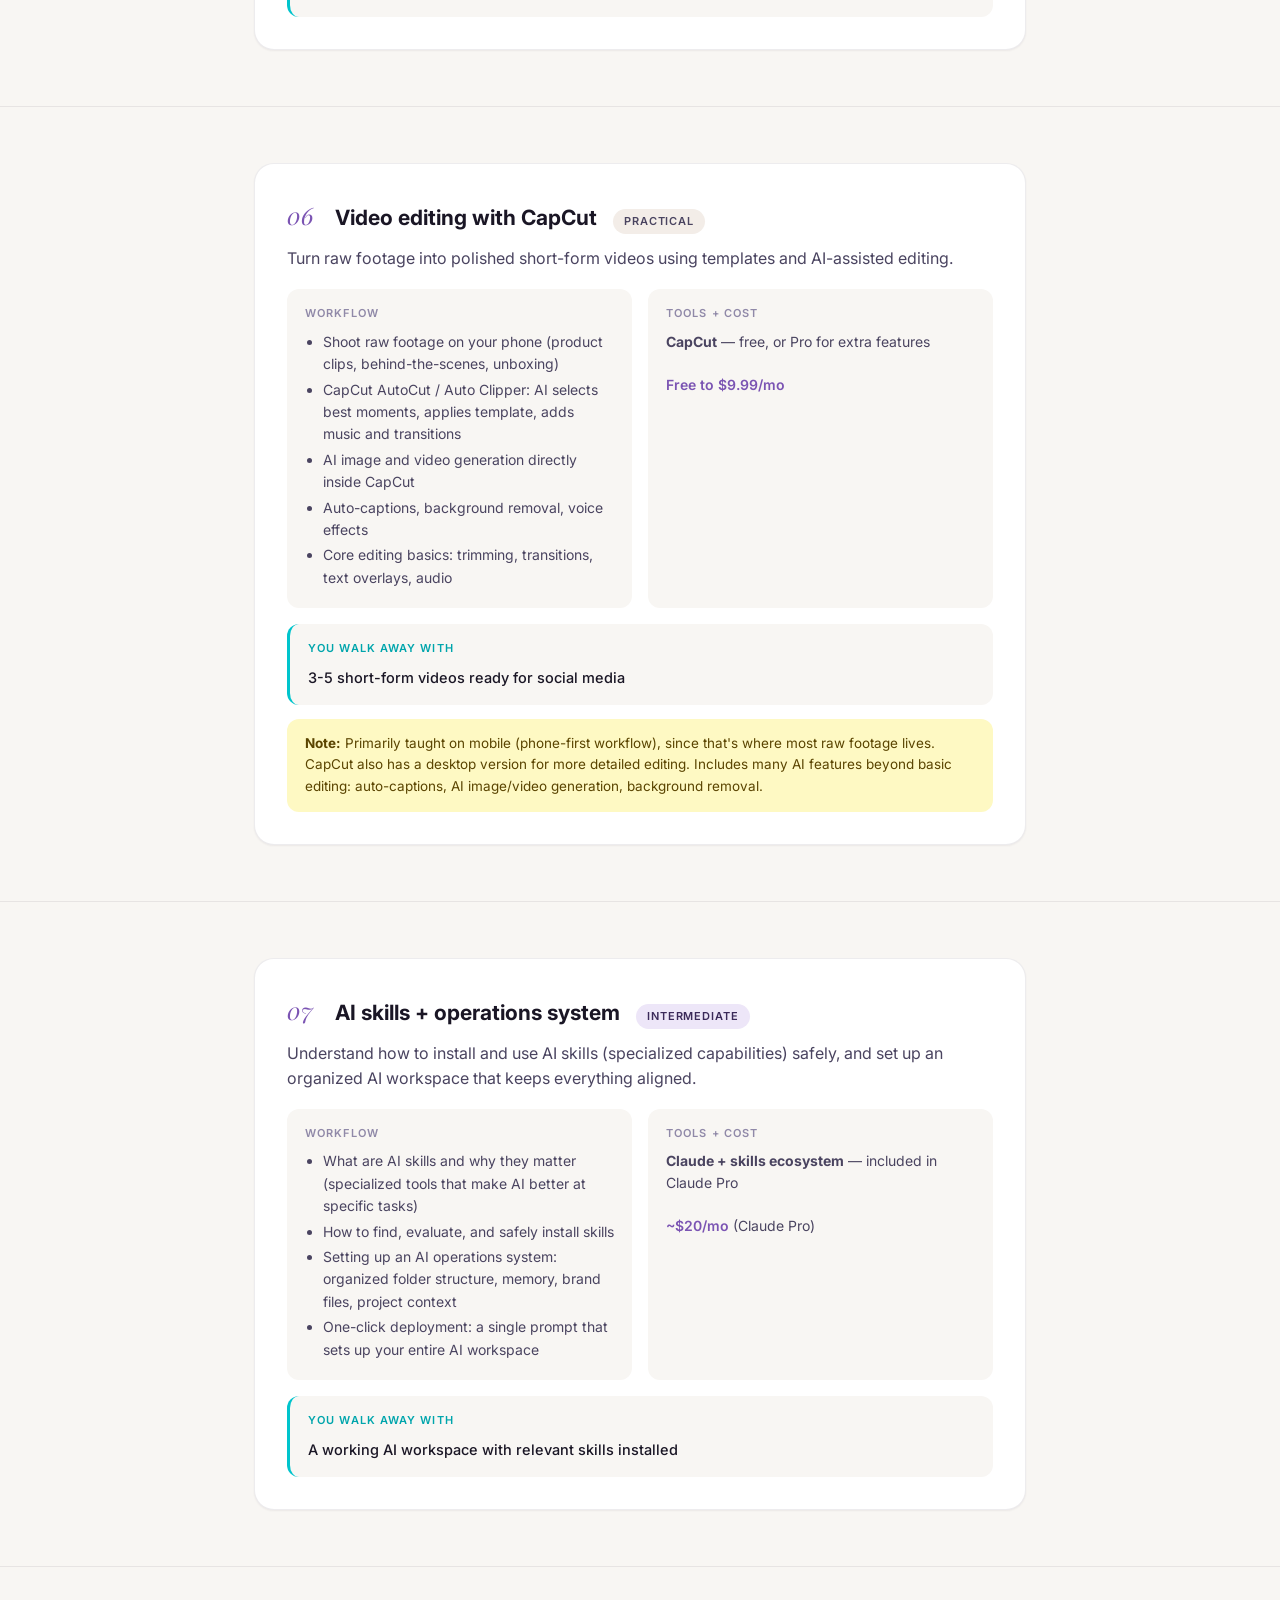
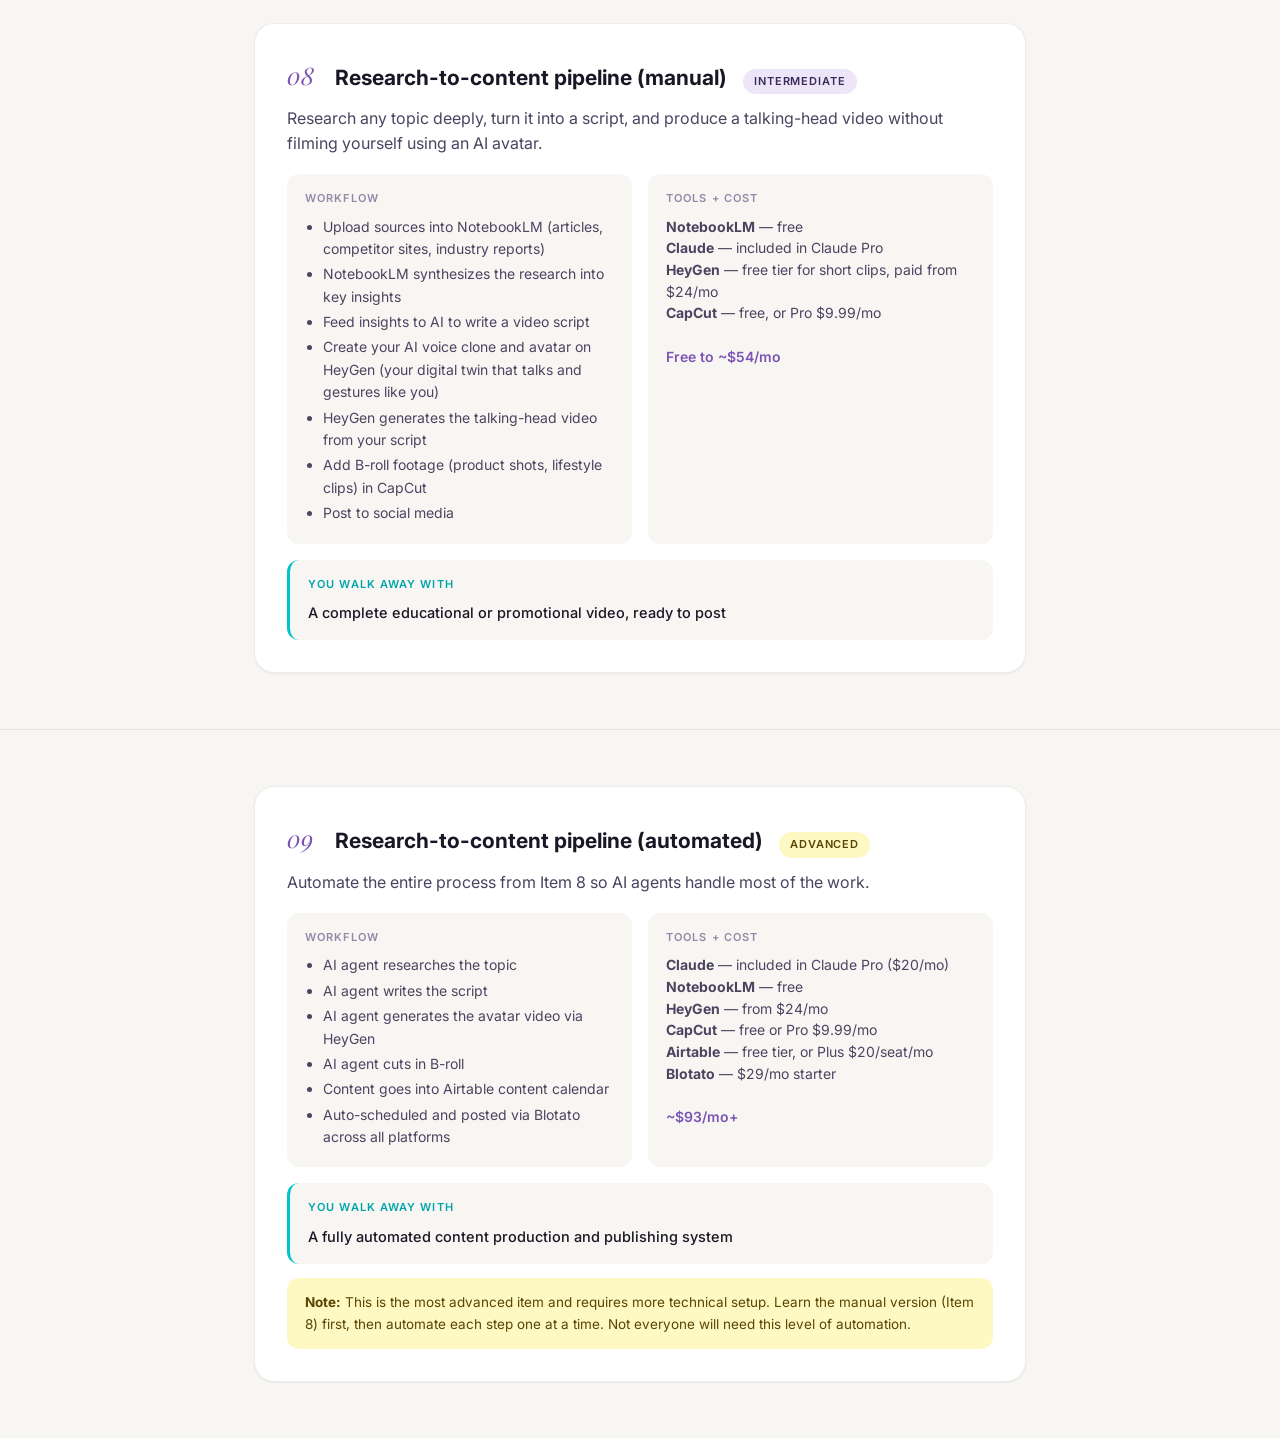
<file: tutorial-menu.html>
<!doctype html>
<html lang="en">
<head>
  <meta charset="utf-8" />
  <meta name="viewport" content="width=device-width, initial-scale=1" />
  <title>Tutorial Menu — Kura</title>
  <link rel="stylesheet" href="styles.css" />
  <style>
    .item-grid { display: grid; grid-template-columns: 1fr; gap: 22px; margin-top: 36px; }

    .item-card {
      background: var(--mm-surface);
      border: 1px solid var(--mm-border);
      border-radius: var(--radius-lg);
      padding: 32px;
      box-shadow: var(--shadow-sm);
      transition: box-shadow 220ms ease;
    }
    .item-card:hover { box-shadow: var(--shadow-md); }

    .item-header {
      display: flex;
      align-items: baseline;
      gap: 16px;
      flex-wrap: wrap;
      margin-bottom: 6px;
    }
    .item-num {
      font-family: var(--mm-font-serif);
      font-style: italic;
      font-size: 24px;
      color: var(--mm-purple);
      min-width: 32px;
    }
    .item-title { font-size: 21px; font-weight: 700; margin: 0; color: var(--mm-ink); }
    .item-level {
      font-size: 11px;
      font-weight: 600;
      text-transform: uppercase;
      letter-spacing: 0.08em;
      padding: 4px 11px;
      border-radius: var(--radius-pill);
    }
    .level-beginner { background: #e0f9fa; color: #032b2e; }
    .level-intermediate { background: var(--mm-purple-50); color: var(--mm-purple-ink); }
    .level-advanced { background: var(--mm-yellow-soft); color: #5a4400; }
    .level-practical { background: var(--mm-bg-2); color: var(--mm-slate-600); }

    .item-what {
      font-size: 16px;
      line-height: 1.55;
      color: var(--mm-slate-600);
      margin: 12px 0 18px;
      max-width: 720px;
    }

    .item-detail-grid {
      display: grid;
      grid-template-columns: 1fr 1fr;
      gap: 16px;
    }
    @media (max-width: 640px) { .item-detail-grid { grid-template-columns: 1fr; } }

    .detail-box {
      background: var(--mm-bg);
      border-radius: var(--radius-md);
      padding: 16px 18px;
    }
    .detail-label {
      font-size: 11px;
      text-transform: uppercase;
      letter-spacing: 0.1em;
      font-weight: 600;
      color: var(--mm-muted);
      margin-bottom: 8px;
    }
    .detail-box ul {
      margin: 0;
      padding-left: 18px;
      font-size: 14px;
      color: var(--mm-slate-600);
      line-height: 1.6;
    }
    .detail-box ul li { margin-bottom: 3px; }
    .detail-box p { margin: 0; font-size: 14px; color: var(--mm-slate-600); line-height: 1.55; }
    .detail-box .cost { color: var(--mm-purple); font-weight: 600; }

    .deliverable-box {
      background: var(--mm-bg);
      border-radius: var(--radius-md);
      padding: 16px 18px;
      border-left: 3px solid var(--mm-teal);
      margin-top: 16px;
    }
    .deliverable-box .detail-label { color: var(--mm-teal-deep); }
    .deliverable-box p { margin: 0; font-size: 14.5px; color: var(--mm-ink); font-weight: 500; }

    .note-box {
      background: var(--mm-yellow-soft);
      border-radius: var(--radius-md);
      padding: 14px 18px;
      margin-top: 14px;
      font-size: 13.5px;
      color: #5a4400;
    }

    .summary-section { margin-top: 0; }
    .summary-table {
      width: 100%;
      border-collapse: collapse;
      margin: 24px 0 0;
      font-size: 14px;
    }
    .summary-table th {
      text-align: left;
      padding: 12px 14px;
      font-size: 11px;
      text-transform: uppercase;
      letter-spacing: 0.08em;
      color: var(--mm-muted);
      font-weight: 600;
      border-bottom: 2px solid var(--mm-border-md);
    }
    .summary-table td {
      padding: 12px 14px;
      border-bottom: 1px solid var(--mm-border);
      color: var(--mm-slate-600);
    }
    .summary-table td:first-child { font-weight: 600; color: var(--mm-ink); }
    .summary-table td .cost-tag { color: var(--mm-purple); font-weight: 600; }
  </style>
</head>
<body>

<header class="topbar">
  <div class="shell">
    <div class="brand"><a href="index.html">For Kura</a></div>
    <nav>
      <a href="index.html">Overview</a>
      <a href="tutorial-menu.html" class="active">Tutorial menu</a>
      <div class="nav-group">
        <span class="nav-group-label">Audits</span>
        <div class="nav-dropdown">
          <a href="instagram-audit.html">Instagram</a>
          <a href="website-design-review.html">Website design</a>
          <a href="website-seo-audit.html">Website SEO</a>
        </div>
      </div>
      <div class="nav-group">
        <span class="nav-group-label">Resources</span>
        <div class="nav-dropdown">
          <a href="gpt-image-2-prompts.html">GPT Image 2</a>
          <a href="seedance-prompts.html">Seedance 2.0</a>
        </div>
      </div>
      <a href="session-1.html">Session 1</a>
    </nav>
  </div>
</header>

<section class="hero">
  <div class="shell-narrow">
    <h1><em>Tutorial menu</em>.</h1>
    <p class="lede">
      Every item is a standalone workflow with a clear deliverable you walk away with.
      For people who don't have a technical background but want to fully utilize AI's potential.
      Some items are more technical and require more time than others, but each one is labeled
      with its complexity level.
    </p>
  </div>
</section>

<!-- Item 1 -->
<section>
  <div class="shell-narrow">
    <div class="item-card">
      <div class="item-header">
        <span class="item-num">01</span>
        <h3 class="item-title">Instant marketing makeover</h3>
        <span class="item-level level-beginner">Beginner</span>
      </div>
      <p class="item-what">
        Turn reference images you like + your own product photos into polished, on-brand marketing visuals.
        Then make them editable and shareable instantly.
      </p>
      <div class="item-detail-grid">
        <div class="detail-box">
          <div class="detail-label">Workflow</div>
          <ul>
            <li>Find social media posts or ads with aesthetics you like</li>
            <li>Upload those + your product photos into GPT Image 2</li>
            <li>AI combines the style with your actual product</li>
            <li>Import into Canva Magic Studio to make the result editable (swap text, adjust layout)</li>
            <li>Export or share via Canva link (no website or domain needed)</li>
          </ul>
        </div>
        <div class="detail-box">
          <div class="detail-label">Tools + cost</div>
          <p>
            <strong>GPT Image 2</strong> — included in ChatGPT Plus<br>
            <strong>Canva Magic Studio</strong> — included in Canva Pro<br><br>
            <span class="cost">~$35/mo</span> (ChatGPT Plus $20 + Canva Pro $15)
          </p>
        </div>
      </div>
      <div class="deliverable-box">
        <div class="detail-label">You walk away with</div>
        <p>5-10 ready-to-post social media visuals and marketing assets</p>
      </div>
    </div>
  </div>
</section>

<!-- Item 2 -->
<section>
  <div class="shell-narrow">
    <div class="item-card">
      <div class="item-header">
        <span class="item-num">02</span>
        <h3 class="item-title">Brand system + design system</h3>
        <span class="item-level level-intermediate">Beginner-Intermediate</span>
      </div>
      <p class="item-what">
        A complete visual brand identity (colors, typography, mood, visual rules) that AI agents can
        understand and apply automatically to everything you create.
      </p>
      <div class="item-detail-grid">
        <div class="detail-box">
          <div class="detail-label">Workflow</div>
          <ul>
            <li>Define brand identity through guided conversation</li>
            <li>Generate a visual brand book using GPT Image 2 (palette, typography, mood board)</li>
            <li>Build a design system in Claude Design that translates your brand into a format AI can reuse</li>
            <li>Claude Design reads your brand and applies it consistently to any future project</li>
          </ul>
        </div>
        <div class="detail-box">
          <div class="detail-label">Tools + cost</div>
          <p>
            <strong>GPT Image 2</strong> — included in ChatGPT Plus<br>
            <strong>Claude Design</strong> — included in Claude Pro<br><br>
            <span class="cost">~$40/mo</span> (ChatGPT Plus $20 + Claude Pro $20)
          </p>
        </div>
      </div>
      <div class="deliverable-box">
        <div class="detail-label">You walk away with</div>
        <p>A visual brand book + a reusable AI design system</p>
      </div>
      <div style="margin-top: 18px;">
        <div class="detail-label">Example brand book (AI-generated)</div>
        <img src="assets/examples/brand-book-example.png" alt="Example AI-generated brand book for a jewellery brand" style="width: 100%; border-radius: var(--radius-md); border: 1px solid var(--mm-border); margin-top: 8px;" />
        <p class="product-caption">An example of an AI-generated brand book. Yours would be built around your specific brand aesthetic.</p>
      </div>
      <div class="note-box">
        <strong>Why this matters:</strong> This is the foundation. Once you have a design system, every
        presentation, website, or app you create with AI will automatically match your brand without you
        manually styling anything.
      </div>
    </div>
  </div>
</section>

<!-- Item 3 -->
<section>
  <div class="shell-narrow">
    <div class="item-card">
      <div class="item-header">
        <span class="item-num">03</span>
        <h3 class="item-title">AI presentations</h3>
        <span class="item-level level-beginner">Beginner</span>
      </div>
      <p class="item-what">
        Create professional, branded presentation decks by talking to AI. No design skills needed.
      </p>
      <div class="item-detail-grid">
        <div class="detail-box">
          <div class="detail-label">Workflow</div>
          <ul>
            <li>Describe what the presentation needs to cover</li>
            <li>AI builds the deck using your brand system from Item 2</li>
            <li>Review, refine through conversation</li>
            <li>Export as PPTX, PDF, or shareable link</li>
            <li>Open in Google Slides or import into Canva for further editing</li>
          </ul>
        </div>
        <div class="detail-box">
          <div class="detail-label">Tools + cost</div>
          <p>
            <strong>Claude + Claude Design</strong> — included in Claude Pro<br><br>
            <span class="cost">~$20/mo</span> (Claude Pro)
          </p>
        </div>
      </div>
      <div class="deliverable-box">
        <div class="detail-label">You walk away with</div>
        <p>A polished presentation deck (client proposal, event pitch, product showcase)</p>
      </div>
      <div class="note-box">
        <strong>Prerequisite:</strong> Brand system (Item 2) makes this significantly better.
      </div>
    </div>
  </div>
</section>

<!-- Item 4 -->
<section>
  <div class="shell-narrow">
    <div class="item-card">
      <div class="item-header">
        <span class="item-num">04</span>
        <h3 class="item-title">AI website + app building (vibe coding)</h3>
        <span class="item-level level-intermediate">Intermediate</span>
      </div>
      <p class="item-what">
        Build and deploy a website or simple app that matches your brand, without traditional coding knowledge.
      </p>
      <div class="item-detail-grid">
        <div class="detail-box">
          <div class="detail-label">Workflow</div>
          <ul>
            <li>Start from your brand design system (Item 2)</li>
            <li>Describe what you need (landing page, product showcase, event page, simple app)</li>
            <li>AI generates the code using your brand system</li>
            <li>Share via GitHub Pages for a free live URL (or Vercel if you need more features)</li>
          </ul>
        </div>
        <div class="detail-box">
          <div class="detail-label">Tools + cost</div>
          <p>
            <strong>Claude Code / Google AI Studio</strong> — Claude Pro or free<br>
            <strong>Claude Design</strong> — included in Claude Pro<br>
            <strong>GitHub Pages</strong> — free<br><br>
            <span class="cost">~$20/mo</span> (Claude Pro, GitHub Pages free)
          </p>
        </div>
      </div>
      <div class="deliverable-box">
        <div class="detail-label">You walk away with</div>
        <p>A live, branded website or app</p>
      </div>
      <div class="note-box">
        <strong>Note:</strong> Most small business owners won't need a database. Simple static sites and
        single-page apps cover 90% of use cases (event pages, product showcases, seasonal landing pages,
        custom client portals).
      </div>
    </div>
  </div>
</section>

<!-- Item 5 -->
<section>
  <div class="shell-narrow">
    <div class="item-card">
      <div class="item-header">
        <span class="item-num">05</span>
        <h3 class="item-title">Generative AI fundamentals</h3>
        <span class="item-level level-beginner">Beginner</span>
      </div>
      <p class="item-what">
        Understand how to create images and videos with AI. Learn the core prompting frameworks so you can
        create marketing visuals independently.
      </p>
      <div class="item-detail-grid">
        <div class="detail-box">
          <div class="detail-label">Workflow</div>
          <ul>
            <li>Image creation basics: GPT Image 2 as primary tool, or OpenArt for more advanced control</li>
            <li>Free option available: Google AI Studio for getting started at zero cost</li>
            <li>Core prompting framework (what to include, how to describe what you want)</li>
            <li>How to turn a still image into a video</li>
            <li>Hands-on with AI video generation (Seedance, Veo, Kling, Sora)</li>
          </ul>
        </div>
        <div class="detail-box">
          <div class="detail-label">Tools + cost</div>
          <p>
            <strong>GPT Image 2</strong> — included in ChatGPT Plus<br>
            <strong>OpenArt</strong> — free tier, paid plans from $12/mo<br>
            <strong>Google AI Studio</strong> — free<br>
            <strong>Seedance 2.0</strong> — free tier available<br><br>
            <span class="cost">Free to ~$20/mo</span>
          </p>
        </div>
      </div>
      <div class="deliverable-box">
        <div class="detail-label">You walk away with</div>
        <p>Prompting cheat sheet + first set of AI-generated images and a short video</p>
      </div>
    </div>
  </div>
</section>

<!-- Item 6 -->
<section>
  <div class="shell-narrow">
    <div class="item-card">
      <div class="item-header">
        <span class="item-num">06</span>
        <h3 class="item-title">Video editing with CapCut</h3>
        <span class="item-level level-practical">Practical</span>
      </div>
      <p class="item-what">
        Turn raw footage into polished short-form videos using templates and AI-assisted editing.
      </p>
      <div class="item-detail-grid">
        <div class="detail-box">
          <div class="detail-label">Workflow</div>
          <ul>
            <li>Shoot raw footage on your phone (product clips, behind-the-scenes, unboxing)</li>
            <li>CapCut AutoCut / Auto Clipper: AI selects best moments, applies template, adds music and transitions</li>
            <li>AI image and video generation directly inside CapCut</li>
            <li>Auto-captions, background removal, voice effects</li>
            <li>Core editing basics: trimming, transitions, text overlays, audio</li>
          </ul>
        </div>
        <div class="detail-box">
          <div class="detail-label">Tools + cost</div>
          <p>
            <strong>CapCut</strong> — free, or Pro for extra features<br><br>
            <span class="cost">Free to $9.99/mo</span>
          </p>
        </div>
      </div>
      <div class="deliverable-box">
        <div class="detail-label">You walk away with</div>
        <p>3-5 short-form videos ready for social media</p>
      </div>
      <div class="note-box">
        <strong>Note:</strong> Primarily taught on mobile (phone-first workflow), since that's where most
        raw footage lives. CapCut also has a desktop version for more detailed editing. Includes many
        AI features beyond basic editing: auto-captions, AI image/video generation, background removal.
      </div>
    </div>
  </div>
</section>

<!-- Item 7 -->
<section>
  <div class="shell-narrow">
    <div class="item-card">
      <div class="item-header">
        <span class="item-num">07</span>
        <h3 class="item-title">AI skills + operations system</h3>
        <span class="item-level level-intermediate">Intermediate</span>
      </div>
      <p class="item-what">
        Understand how to install and use AI skills (specialized capabilities) safely, and set up an organized
        AI workspace that keeps everything aligned.
      </p>
      <div class="item-detail-grid">
        <div class="detail-box">
          <div class="detail-label">Workflow</div>
          <ul>
            <li>What are AI skills and why they matter (specialized tools that make AI better at specific tasks)</li>
            <li>How to find, evaluate, and safely install skills</li>
            <li>Setting up an AI operations system: organized folder structure, memory, brand files, project context</li>
            <li>One-click deployment: a single prompt that sets up your entire AI workspace</li>
          </ul>
        </div>
        <div class="detail-box">
          <div class="detail-label">Tools + cost</div>
          <p>
            <strong>Claude + skills ecosystem</strong> — included in Claude Pro<br><br>
            <span class="cost">~$20/mo</span> (Claude Pro)
          </p>
        </div>
      </div>
      <div class="deliverable-box">
        <div class="detail-label">You walk away with</div>
        <p>A working AI workspace with relevant skills installed</p>
      </div>
    </div>
  </div>
</section>

<!-- Item 8 -->
<section>
  <div class="shell-narrow">
    <div class="item-card">
      <div class="item-header">
        <span class="item-num">08</span>
        <h3 class="item-title">Research-to-content pipeline (manual)</h3>
        <span class="item-level level-intermediate">Intermediate</span>
      </div>
      <p class="item-what">
        Research any topic deeply, turn it into a script, and produce a talking-head video without filming
        yourself using an AI avatar.
      </p>
      <div class="item-detail-grid">
        <div class="detail-box">
          <div class="detail-label">Workflow</div>
          <ul>
            <li>Upload sources into NotebookLM (articles, competitor sites, industry reports)</li>
            <li>NotebookLM synthesizes the research into key insights</li>
            <li>Feed insights to AI to write a video script</li>
            <li>Create your AI voice clone and avatar on HeyGen (your digital twin that talks and gestures like you)</li>
            <li>HeyGen generates the talking-head video from your script</li>
            <li>Add B-roll footage (product shots, lifestyle clips) in CapCut</li>
            <li>Post to social media</li>
          </ul>
        </div>
        <div class="detail-box">
          <div class="detail-label">Tools + cost</div>
          <p>
            <strong>NotebookLM</strong> — free<br>
            <strong>Claude</strong> — included in Claude Pro<br>
            <strong>HeyGen</strong> — free tier for short clips, paid from $24/mo<br>
            <strong>CapCut</strong> — free, or Pro $9.99/mo<br><br>
            <span class="cost">Free to ~$54/mo</span>
          </p>
        </div>
      </div>
      <div class="deliverable-box">
        <div class="detail-label">You walk away with</div>
        <p>A complete educational or promotional video, ready to post</p>
      </div>
    </div>
  </div>
</section>

<!-- Item 9 -->
<section>
  <div class="shell-narrow">
    <div class="item-card">
      <div class="item-header">
        <span class="item-num">09</span>
        <h3 class="item-title">Research-to-content pipeline (automated)</h3>
        <span class="item-level level-advanced">Advanced</span>
      </div>
      <p class="item-what">
        Automate the entire process from Item 8 so AI agents handle most of the work.
      </p>
      <div class="item-detail-grid">
        <div class="detail-box">
          <div class="detail-label">Workflow</div>
          <ul>
            <li>AI agent researches the topic</li>
            <li>AI agent writes the script</li>
            <li>AI agent generates the avatar video via HeyGen</li>
            <li>AI agent cuts in B-roll</li>
            <li>Content goes into Airtable content calendar</li>
            <li>Auto-scheduled and posted via Blotato across all platforms</li>
          </ul>
        </div>
        <div class="detail-box">
          <div class="detail-label">Tools + cost</div>
          <p>
            <strong>Claude</strong> — included in Claude Pro ($20/mo)<br>
            <strong>NotebookLM</strong> — free<br>
            <strong>HeyGen</strong> — from $24/mo<br>
            <strong>CapCut</strong> — free or Pro $9.99/mo<br>
            <strong>Airtable</strong> — free tier, or Plus $20/seat/mo<br>
            <strong>Blotato</strong> — $29/mo starter<br><br>
            <span class="cost">~$93/mo+</span>
          </p>
        </div>
      </div>
      <div class="deliverable-box">
        <div class="detail-label">You walk away with</div>
        <p>A fully automated content production and publishing system</p>
      </div>
      <div class="note-box">
        <strong>Note:</strong> This is the most advanced item and requires more technical setup. Learn
        the manual version (Item 8) first, then automate each step one at a time. Not everyone will
        need this level of automation.
      </div>
    </div>
  </div>
</section>


</body>
</html>
</file>
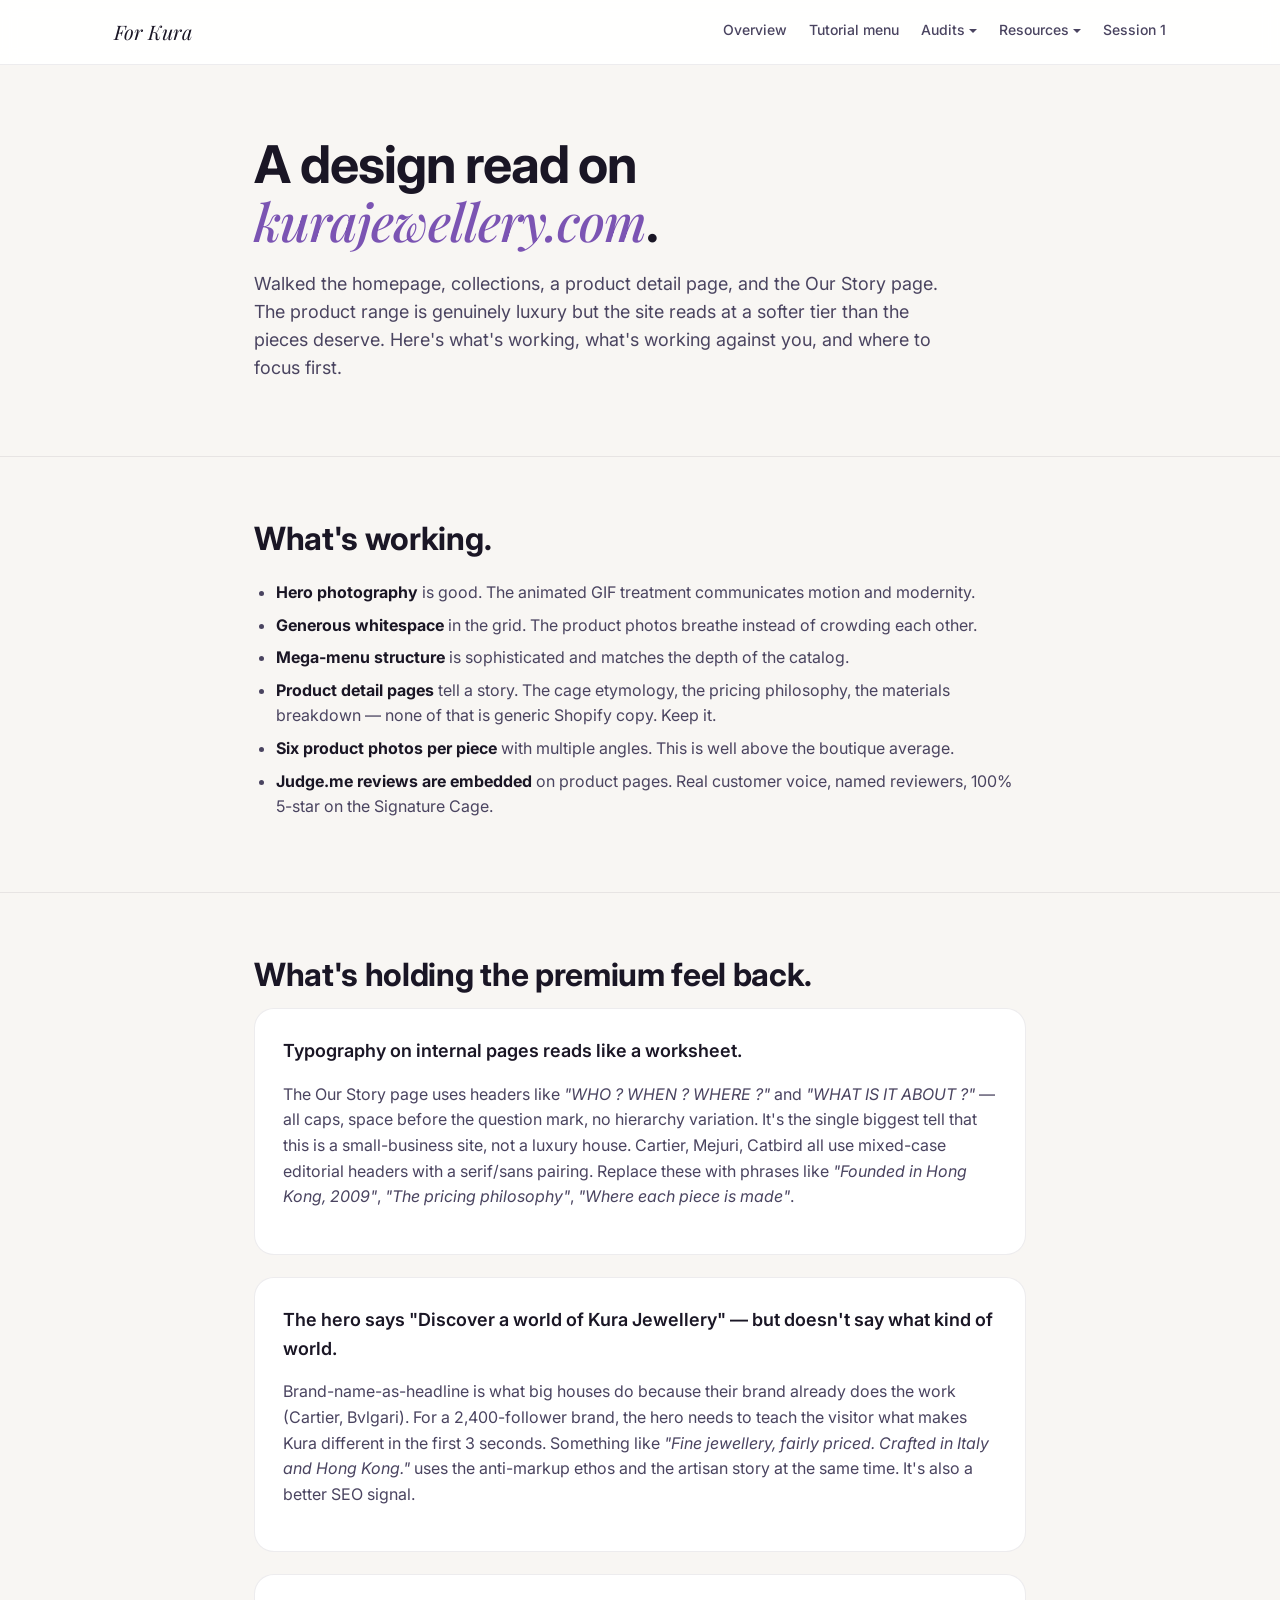
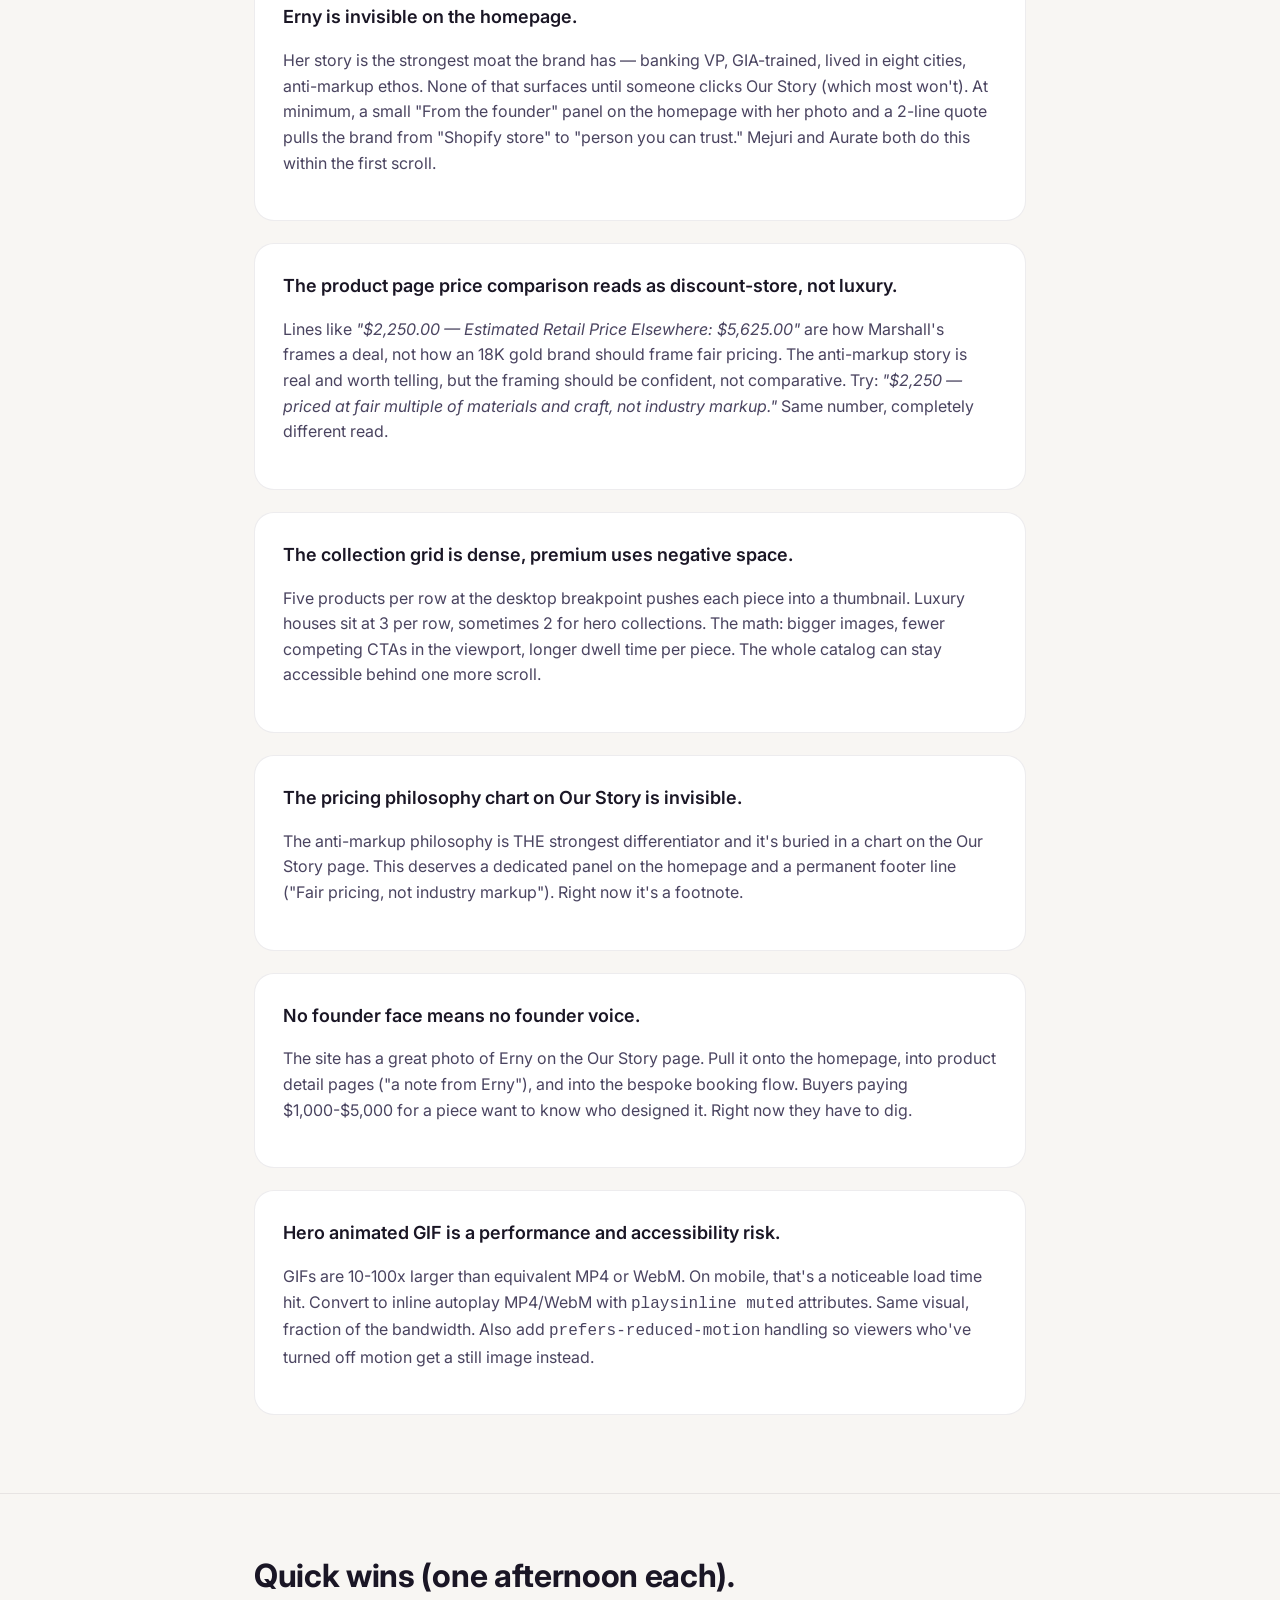
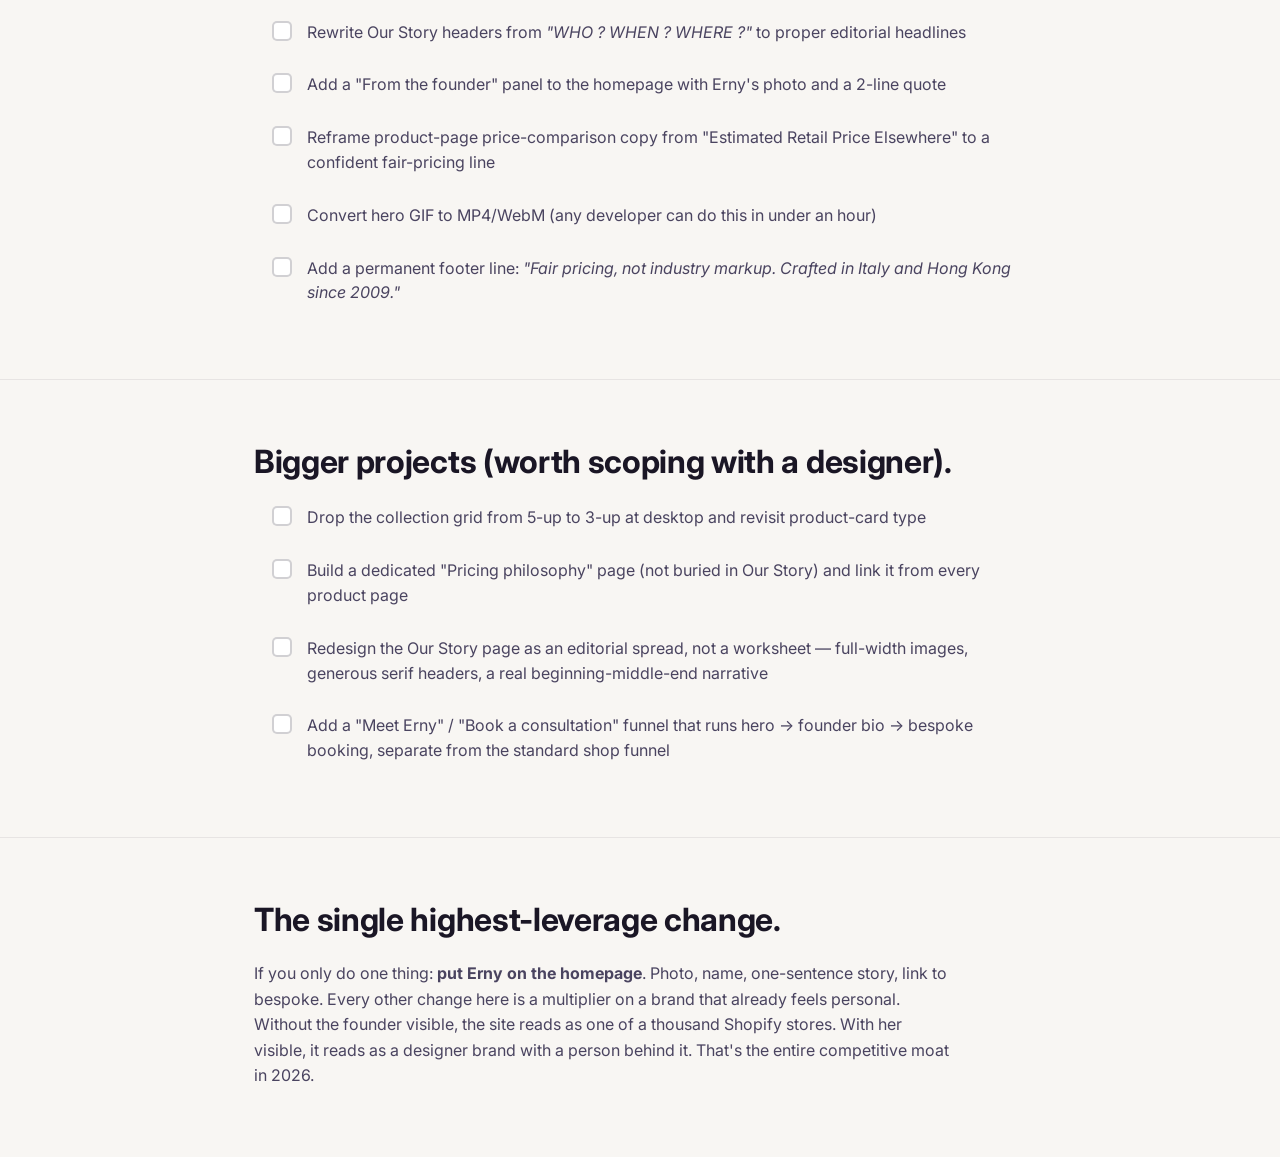
<file: website-design-review.html>
<!doctype html>
<html lang="en">
<head>
  <meta charset="utf-8" />
  <meta name="viewport" content="width=device-width, initial-scale=1" />
  <title>Website design review — Kura</title>
  <link rel="stylesheet" href="styles.css" />
</head>
<body>

<header class="topbar">
  <div class="shell">
    <div class="brand"><a href="index.html">For Kura</a></div>
    <nav>
      <a href="index.html">Overview</a>
      <a href="tutorial-menu.html">Tutorial menu</a>
      <div class="nav-group has-active">
        <span class="nav-group-label">Audits</span>
        <div class="nav-dropdown">
          <a href="instagram-audit.html">Instagram</a>
          <a href="website-design-review.html" class="active">Website design</a>
          <a href="website-seo-audit.html">Website SEO</a>
        </div>
      </div>
      <div class="nav-group">
        <span class="nav-group-label">Resources</span>
        <div class="nav-dropdown">
          <a href="gpt-image-2-prompts.html">GPT Image 2</a>
          <a href="seedance-prompts.html">Seedance 2.0</a>
        </div>
      </div>
      <a href="session-1.html">Session 1</a>
    </nav>
  </div>
</header>

<section class="hero">
  <div class="shell-narrow">
    <h1>A design read on <em>kurajewellery.com</em>.</h1>
    <p class="lede">
      Walked the homepage, collections, a product detail page, and the Our Story page. The product range
      is genuinely luxury but the site reads at a softer tier than the pieces deserve. Here's what's
      working, what's working against you, and where to focus first.
    </p>
  </div>
</section>

<section>
  <div class="shell-narrow">
    <h2>What's working.</h2>
    <ul class="clean">
      <li><strong>Hero photography</strong> is good. The animated GIF treatment communicates motion and modernity.</li>
      <li><strong>Generous whitespace</strong> in the grid. The product photos breathe instead of crowding each other.</li>
      <li><strong>Mega-menu structure</strong> is sophisticated and matches the depth of the catalog.</li>
      <li><strong>Product detail pages</strong> tell a story. The cage etymology, the pricing philosophy, the materials breakdown — none of that is generic Shopify copy. Keep it.</li>
      <li><strong>Six product photos per piece</strong> with multiple angles. This is well above the boutique average.</li>
      <li><strong>Judge.me reviews are embedded</strong> on product pages. Real customer voice, named reviewers, 100% 5-star on the Signature Cage.</li>
    </ul>
  </div>
</section>

<section>
  <div class="shell-narrow">
    <h2>What's holding the premium feel back.</h2>

    <div class="block">
      <h3>Typography on internal pages reads like a worksheet.</h3>
      <p style="color: var(--mm-slate-600);">The Our Story page uses headers like <em>"WHO ? WHEN ? WHERE ?"</em> and <em>"WHAT IS IT ABOUT ?"</em> — all caps, space before the question mark, no hierarchy variation. It's the single biggest tell that this is a small-business site, not a luxury house. Cartier, Mejuri, Catbird all use mixed-case editorial headers with a serif/sans pairing. Replace these with phrases like <em>"Founded in Hong Kong, 2009"</em>, <em>"The pricing philosophy"</em>, <em>"Where each piece is made"</em>.</p>
    </div>

    <div class="block">
      <h3>The hero says "Discover a world of Kura Jewellery" — but doesn't say what kind of world.</h3>
      <p style="color: var(--mm-slate-600);">Brand-name-as-headline is what big houses do because their brand already does the work (Cartier, Bvlgari). For a 2,400-follower brand, the hero needs to teach the visitor what makes Kura different in the first 3 seconds. Something like <em>"Fine jewellery, fairly priced. Crafted in Italy and Hong Kong."</em> uses the anti-markup ethos and the artisan story at the same time. It's also a better SEO signal.</p>
    </div>

    <div class="block">
      <h3>Erny is invisible on the homepage.</h3>
      <p style="color: var(--mm-slate-600);">Her story is the strongest moat the brand has — banking VP, GIA-trained, lived in eight cities, anti-markup ethos. None of that surfaces until someone clicks Our Story (which most won't). At minimum, a small "From the founder" panel on the homepage with her photo and a 2-line quote pulls the brand from "Shopify store" to "person you can trust." Mejuri and Aurate both do this within the first scroll.</p>
    </div>

    <div class="block">
      <h3>The product page price comparison reads as discount-store, not luxury.</h3>
      <p style="color: var(--mm-slate-600);">Lines like <em>"$2,250.00 — Estimated Retail Price Elsewhere: $5,625.00"</em> are how Marshall's frames a deal, not how an 18K gold brand should frame fair pricing. The anti-markup story is real and worth telling, but the framing should be confident, not comparative. Try: <em>"$2,250 — priced at fair multiple of materials and craft, not industry markup."</em> Same number, completely different read.</p>
    </div>

    <div class="block">
      <h3>The collection grid is dense, premium uses negative space.</h3>
      <p style="color: var(--mm-slate-600);">Five products per row at the desktop breakpoint pushes each piece into a thumbnail. Luxury houses sit at 3 per row, sometimes 2 for hero collections. The math: bigger images, fewer competing CTAs in the viewport, longer dwell time per piece. The whole catalog can stay accessible behind one more scroll.</p>
    </div>

    <div class="block">
      <h3>The pricing philosophy chart on Our Story is invisible.</h3>
      <p style="color: var(--mm-slate-600);">The anti-markup philosophy is THE strongest differentiator and it's buried in a chart on the Our Story page. This deserves a dedicated panel on the homepage and a permanent footer line ("Fair pricing, not industry markup"). Right now it's a footnote.</p>
    </div>

    <div class="block">
      <h3>No founder face means no founder voice.</h3>
      <p style="color: var(--mm-slate-600);">The site has a great photo of Erny on the Our Story page. Pull it onto the homepage, into product detail pages ("a note from Erny"), and into the bespoke booking flow. Buyers paying $1,000-$5,000 for a piece want to know who designed it. Right now they have to dig.</p>
    </div>

    <div class="block">
      <h3>Hero animated GIF is a performance and accessibility risk.</h3>
      <p style="color: var(--mm-slate-600);">GIFs are 10-100x larger than equivalent MP4 or WebM. On mobile, that's a noticeable load time hit. Convert to inline autoplay MP4/WebM with <code>playsinline muted</code> attributes. Same visual, fraction of the bandwidth. Also add <code>prefers-reduced-motion</code> handling so viewers who've turned off motion get a still image instead.</p>
    </div>
  </div>
</section>

<section>
  <div class="shell-narrow">
    <h2>Quick wins (one afternoon each).</h2>
    <ul class="checklist" data-group="quick-wins">
      <li><label><input type="checkbox" data-key="qw-1" /><span>Rewrite Our Story headers from <em>"WHO ? WHEN ? WHERE ?"</em> to proper editorial headlines</span></label></li>
      <li><label><input type="checkbox" data-key="qw-2" /><span>Add a "From the founder" panel to the homepage with Erny's photo and a 2-line quote</span></label></li>
      <li><label><input type="checkbox" data-key="qw-3" /><span>Reframe product-page price-comparison copy from "Estimated Retail Price Elsewhere" to a confident fair-pricing line</span></label></li>
      <li><label><input type="checkbox" data-key="qw-4" /><span>Convert hero GIF to MP4/WebM (any developer can do this in under an hour)</span></label></li>
      <li><label><input type="checkbox" data-key="qw-5" /><span>Add a permanent footer line: <em>"Fair pricing, not industry markup. Crafted in Italy and Hong Kong since 2009."</em></span></label></li>
    </ul>
  </div>
</section>

<section>
  <div class="shell-narrow">
    <h2>Bigger projects (worth scoping with a designer).</h2>
    <ul class="checklist" data-group="bigger-projects">
      <li><label><input type="checkbox" data-key="bp-1" /><span>Drop the collection grid from 5-up to 3-up at desktop and revisit product-card type</span></label></li>
      <li><label><input type="checkbox" data-key="bp-2" /><span>Build a dedicated "Pricing philosophy" page (not buried in Our Story) and link it from every product page</span></label></li>
      <li><label><input type="checkbox" data-key="bp-3" /><span>Redesign the Our Story page as an editorial spread, not a worksheet — full-width images, generous serif headers, a real beginning-middle-end narrative</span></label></li>
      <li><label><input type="checkbox" data-key="bp-4" /><span>Add a "Meet Erny" / "Book a consultation" funnel that runs hero → founder bio → bespoke booking, separate from the standard shop funnel</span></label></li>
    </ul>
  </div>
</section>

<section>
  <div class="shell-narrow">
    <h2>The single highest-leverage change.</h2>
    <p style="color: var(--mm-slate-600); max-width: 700px;">
      If you only do one thing: <strong>put Erny on the homepage</strong>. Photo, name, one-sentence
      story, link to bespoke. Every other change here is a multiplier on a brand that already feels
      personal. Without the founder visible, the site reads as one of a thousand Shopify stores. With
      her visible, it reads as a designer brand with a person behind it. That's the entire competitive
      moat in 2026.
    </p>
  </div>
</section>

<script>
document.querySelectorAll('.checklist input[type="checkbox"]').forEach(function(cb) {
  var key = 'kura-design-' + cb.dataset.key;
  if (localStorage.getItem(key) === 'true') {
    cb.checked = true;
    cb.closest('li').classList.add('done');
  }
  cb.addEventListener('change', function() {
    localStorage.setItem(key, cb.checked);
    if (cb.checked) {
      cb.closest('li').classList.add('done');
    } else {
      cb.closest('li').classList.remove('done');
    }
  });
});
</script>

</body>
</html>
</file>
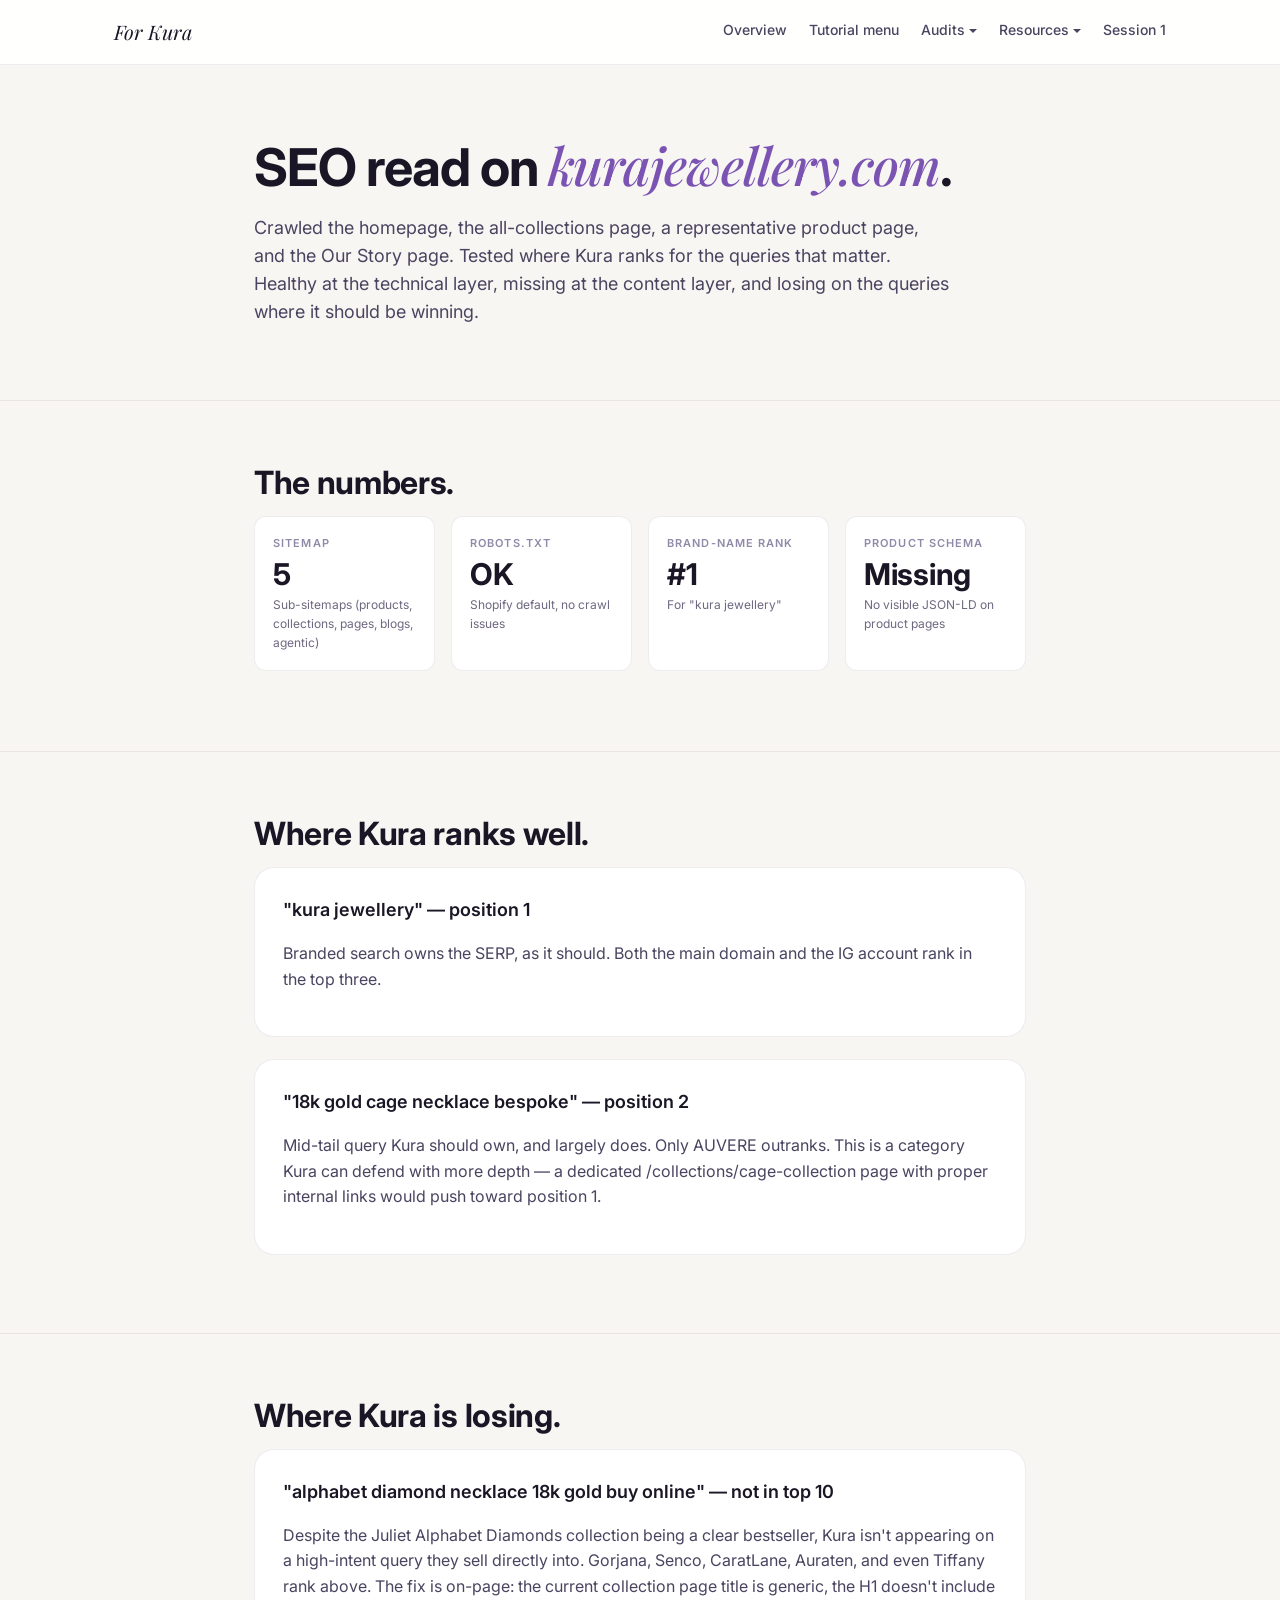
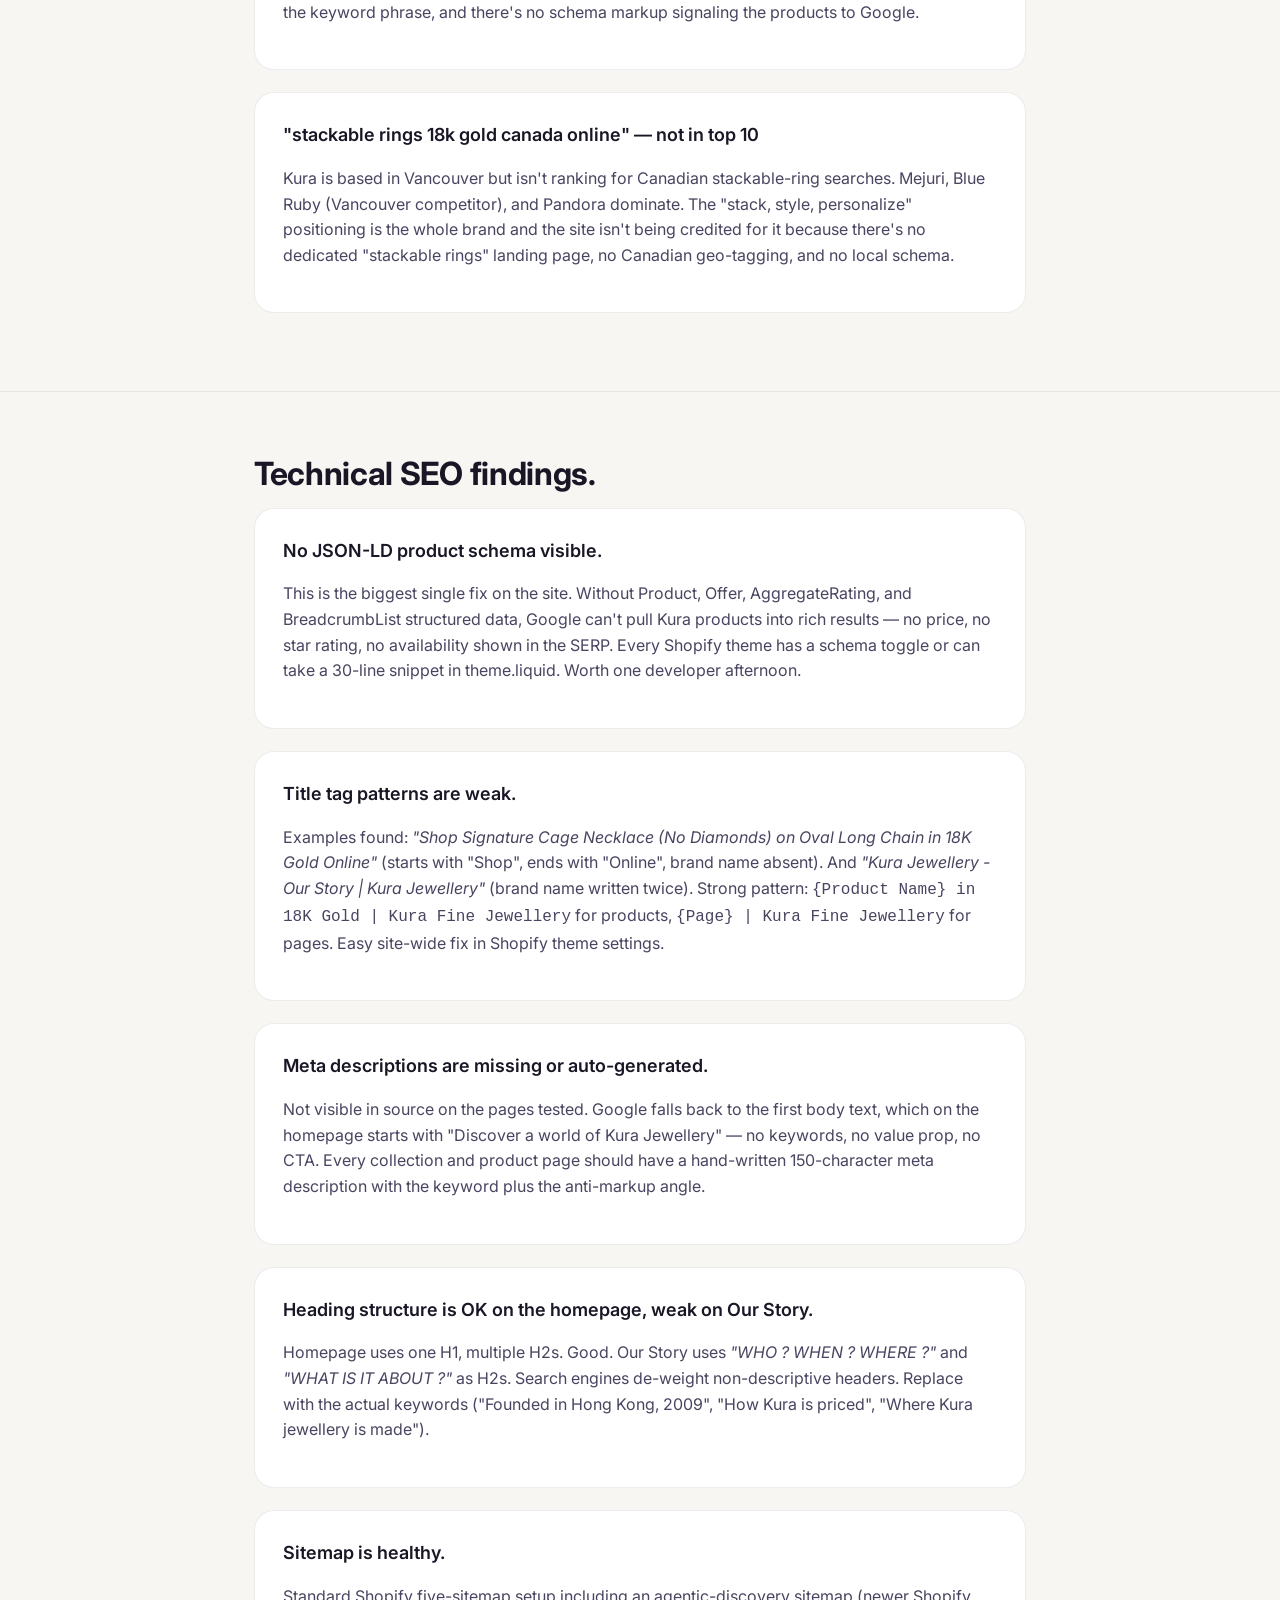
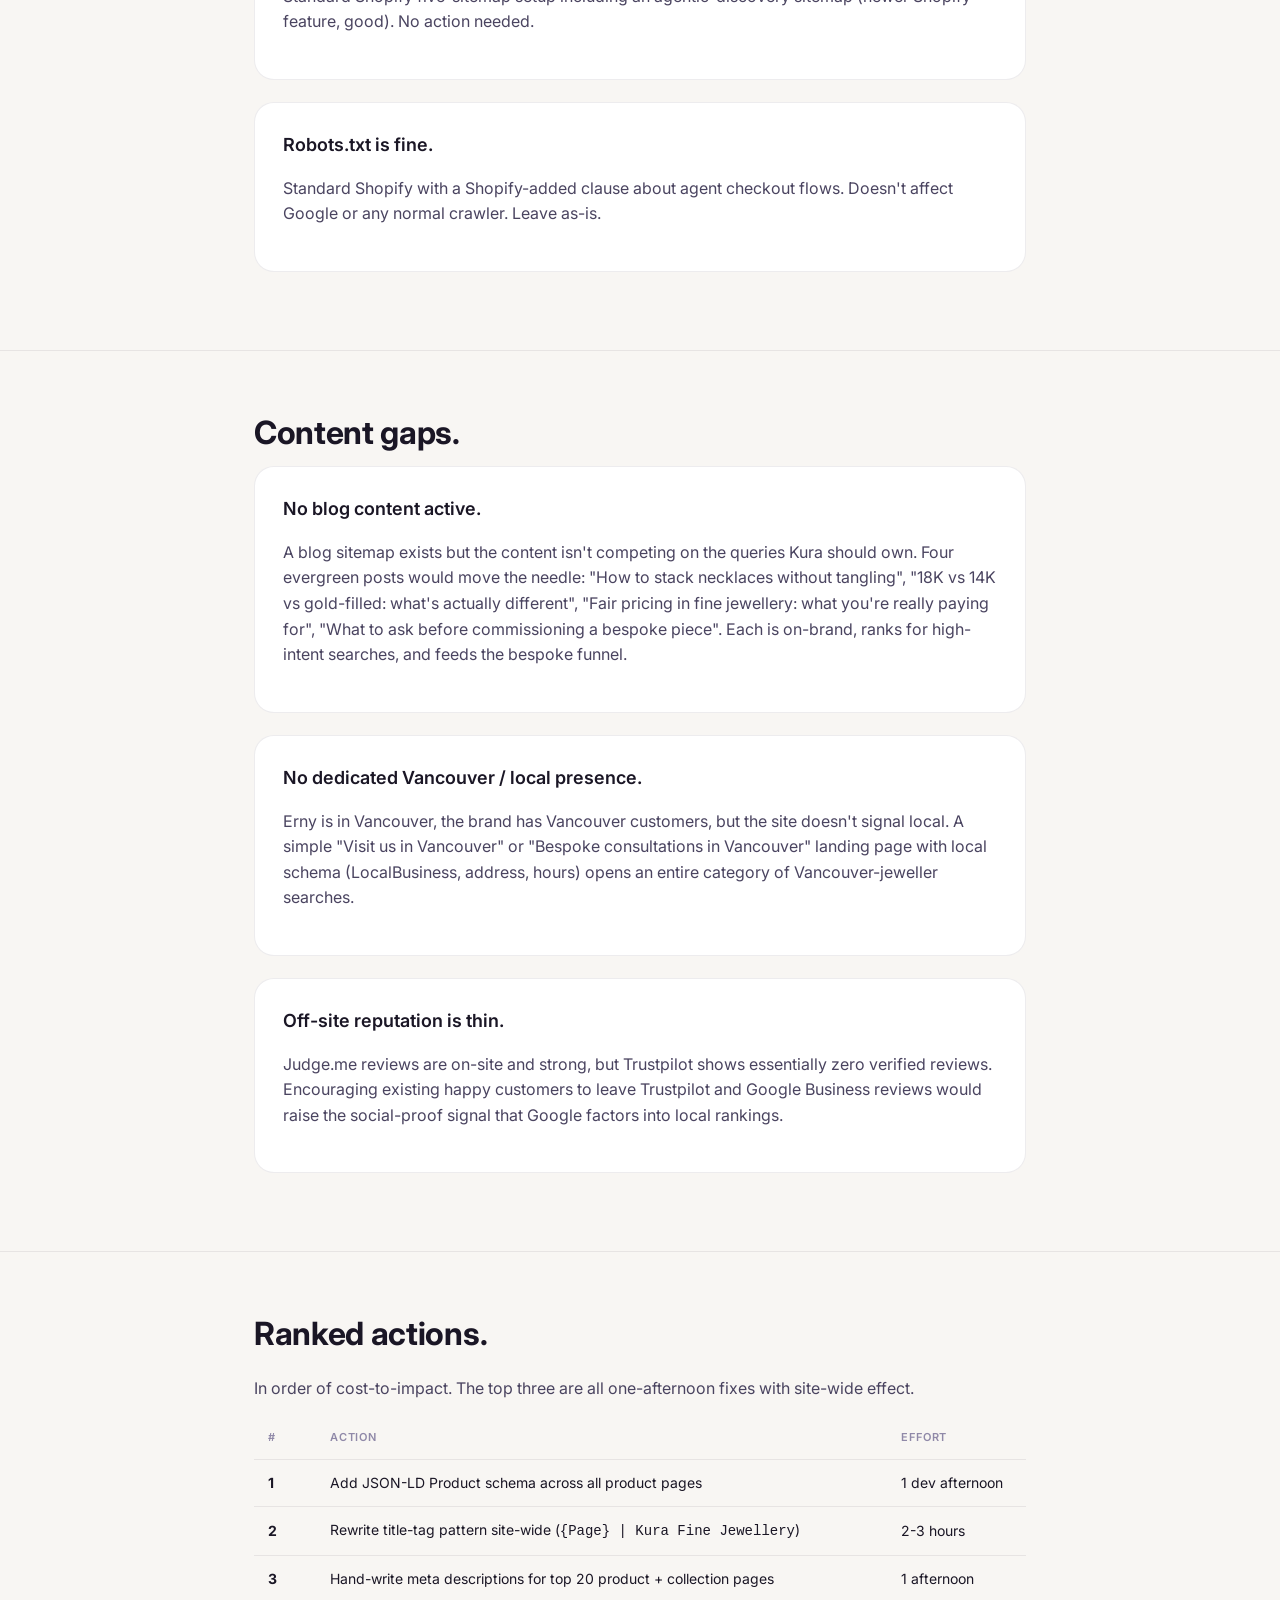
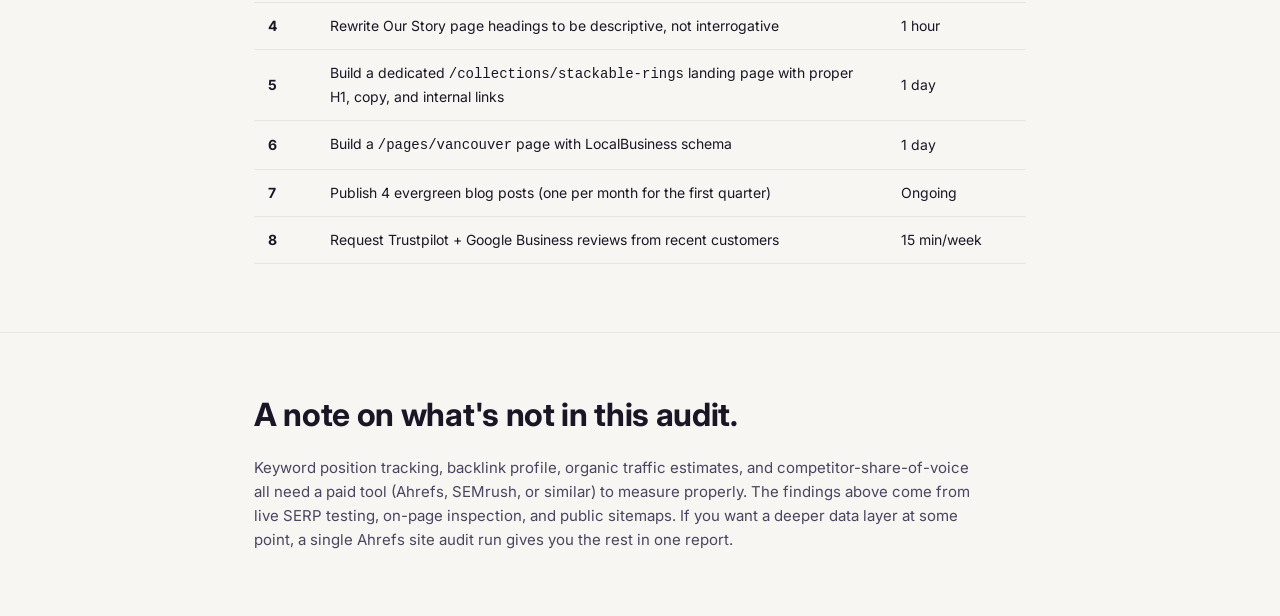
<file: website-seo-audit.html>
<!doctype html>
<html lang="en">
<head>
  <meta charset="utf-8" />
  <meta name="viewport" content="width=device-width, initial-scale=1" />
  <title>Website SEO audit — Kura</title>
  <link rel="stylesheet" href="styles.css" />
</head>
<body>

<header class="topbar">
  <div class="shell">
    <div class="brand"><a href="index.html">For Kura</a></div>
    <nav>
      <a href="index.html">Overview</a>
      <a href="tutorial-menu.html">Tutorial menu</a>
      <div class="nav-group has-active">
        <span class="nav-group-label">Audits</span>
        <div class="nav-dropdown">
          <a href="instagram-audit.html">Instagram</a>
          <a href="website-design-review.html">Website design</a>
          <a href="website-seo-audit.html" class="active">Website SEO</a>
        </div>
      </div>
      <div class="nav-group">
        <span class="nav-group-label">Resources</span>
        <div class="nav-dropdown">
          <a href="gpt-image-2-prompts.html">GPT Image 2</a>
          <a href="seedance-prompts.html">Seedance 2.0</a>
        </div>
      </div>
      <a href="session-1.html">Session 1</a>
    </nav>
  </div>
</header>

<section class="hero">
  <div class="shell-narrow">
    <h1>SEO read on <em>kurajewellery.com</em>.</h1>
    <p class="lede">
      Crawled the homepage, the all-collections page, a representative product page, and the Our Story
      page. Tested where Kura ranks for the queries that matter. Healthy at the technical layer, missing
      at the content layer, and losing on the queries where it should be winning.
    </p>
  </div>
</section>

<section>
  <div class="shell-narrow">
    <h2>The numbers.</h2>

    <div class="kpi-row">
      <div class="kpi">
        <div class="label">Sitemap</div>
        <div class="value">5</div>
        <div class="note">Sub-sitemaps (products, collections, pages, blogs, agentic)</div>
      </div>
      <div class="kpi">
        <div class="label">Robots.txt</div>
        <div class="value">OK</div>
        <div class="note">Shopify default, no crawl issues</div>
      </div>
      <div class="kpi">
        <div class="label">Brand-name rank</div>
        <div class="value">#1</div>
        <div class="note">For "kura jewellery"</div>
      </div>
      <div class="kpi">
        <div class="label">Product schema</div>
        <div class="value">Missing</div>
        <div class="note">No visible JSON-LD on product pages</div>
      </div>
    </div>
  </div>
</section>

<section>
  <div class="shell-narrow">
    <h2>Where Kura ranks well.</h2>

    <div class="block">
      <h3>"kura jewellery" — position 1</h3>
      <p style="color: var(--mm-slate-600);">Branded search owns the SERP, as it should. Both the main domain and the IG account rank in the top three.</p>
    </div>

    <div class="block">
      <h3>"18k gold cage necklace bespoke" — position 2</h3>
      <p style="color: var(--mm-slate-600);">Mid-tail query Kura should own, and largely does. Only AUVERE outranks. This is a category Kura can defend with more depth — a dedicated /collections/cage-collection page with proper internal links would push toward position 1.</p>
    </div>
  </div>
</section>

<section>
  <div class="shell-narrow">
    <h2>Where Kura is losing.</h2>

    <div class="block">
      <h3>"alphabet diamond necklace 18k gold buy online" — not in top 10</h3>
      <p style="color: var(--mm-slate-600);">Despite the Juliet Alphabet Diamonds collection being a clear bestseller, Kura isn't appearing on a high-intent query they sell directly into. Gorjana, Senco, CaratLane, Auraten, and even Tiffany rank above. The fix is on-page: the current collection page title is generic, the H1 doesn't include the keyword phrase, and there's no schema markup signaling the products to Google.</p>
    </div>

    <div class="block">
      <h3>"stackable rings 18k gold canada online" — not in top 10</h3>
      <p style="color: var(--mm-slate-600);">Kura is based in Vancouver but isn't ranking for Canadian stackable-ring searches. Mejuri, Blue Ruby (Vancouver competitor), and Pandora dominate. The "stack, style, personalize" positioning is the whole brand and the site isn't being credited for it because there's no dedicated "stackable rings" landing page, no Canadian geo-tagging, and no local schema.</p>
    </div>
  </div>
</section>

<section>
  <div class="shell-narrow">
    <h2>Technical SEO findings.</h2>

    <div class="block">
      <h3>No JSON-LD product schema visible.</h3>
      <p style="color: var(--mm-slate-600);">This is the biggest single fix on the site. Without Product, Offer, AggregateRating, and BreadcrumbList structured data, Google can't pull Kura products into rich results — no price, no star rating, no availability shown in the SERP. Every Shopify theme has a schema toggle or can take a 30-line snippet in theme.liquid. Worth one developer afternoon.</p>
    </div>

    <div class="block">
      <h3>Title tag patterns are weak.</h3>
      <p style="color: var(--mm-slate-600);">Examples found: <em>"Shop Signature Cage Necklace (No Diamonds) on Oval Long Chain in 18K Gold Online"</em> (starts with "Shop", ends with "Online", brand name absent). And <em>"Kura Jewellery - Our Story | Kura Jewellery"</em> (brand name written twice). Strong pattern: <code>{Product Name} in 18K Gold | Kura Fine Jewellery</code> for products, <code>{Page} | Kura Fine Jewellery</code> for pages. Easy site-wide fix in Shopify theme settings.</p>
    </div>

    <div class="block">
      <h3>Meta descriptions are missing or auto-generated.</h3>
      <p style="color: var(--mm-slate-600);">Not visible in source on the pages tested. Google falls back to the first body text, which on the homepage starts with "Discover a world of Kura Jewellery" — no keywords, no value prop, no CTA. Every collection and product page should have a hand-written 150-character meta description with the keyword plus the anti-markup angle.</p>
    </div>

    <div class="block">
      <h3>Heading structure is OK on the homepage, weak on Our Story.</h3>
      <p style="color: var(--mm-slate-600);">Homepage uses one H1, multiple H2s. Good. Our Story uses <em>"WHO ? WHEN ? WHERE ?"</em> and <em>"WHAT IS IT ABOUT ?"</em> as H2s. Search engines de-weight non-descriptive headers. Replace with the actual keywords ("Founded in Hong Kong, 2009", "How Kura is priced", "Where Kura jewellery is made").</p>
    </div>

    <div class="block">
      <h3>Sitemap is healthy.</h3>
      <p style="color: var(--mm-slate-600);">Standard Shopify five-sitemap setup including an agentic-discovery sitemap (newer Shopify feature, good). No action needed.</p>
    </div>

    <div class="block">
      <h3>Robots.txt is fine.</h3>
      <p style="color: var(--mm-slate-600);">Standard Shopify with a Shopify-added clause about agent checkout flows. Doesn't affect Google or any normal crawler. Leave as-is.</p>
    </div>
  </div>
</section>

<section>
  <div class="shell-narrow">
    <h2>Content gaps.</h2>

    <div class="block">
      <h3>No blog content active.</h3>
      <p style="color: var(--mm-slate-600);">A blog sitemap exists but the content isn't competing on the queries Kura should own. Four evergreen posts would move the needle: "How to stack necklaces without tangling", "18K vs 14K vs gold-filled: what's actually different", "Fair pricing in fine jewellery: what you're really paying for", "What to ask before commissioning a bespoke piece". Each is on-brand, ranks for high-intent searches, and feeds the bespoke funnel.</p>
    </div>

    <div class="block">
      <h3>No dedicated Vancouver / local presence.</h3>
      <p style="color: var(--mm-slate-600);">Erny is in Vancouver, the brand has Vancouver customers, but the site doesn't signal local. A simple "Visit us in Vancouver" or "Bespoke consultations in Vancouver" landing page with local schema (LocalBusiness, address, hours) opens an entire category of Vancouver-jeweller searches.</p>
    </div>

    <div class="block">
      <h3>Off-site reputation is thin.</h3>
      <p style="color: var(--mm-slate-600);">Judge.me reviews are on-site and strong, but Trustpilot shows essentially zero verified reviews. Encouraging existing happy customers to leave Trustpilot and Google Business reviews would raise the social-proof signal that Google factors into local rankings.</p>
    </div>
  </div>
</section>

<section>
  <div class="shell-narrow">
    <h2>Ranked actions.</h2>
    <p style="color: var(--mm-slate-600);">In order of cost-to-impact. The top three are all one-afternoon fixes with site-wide effect.</p>

    <table class="kicker-table">
      <thead>
        <tr><th style="width:8%">#</th><th>Action</th><th style="width:18%">Effort</th></tr>
      </thead>
      <tbody>
        <tr><td><strong>1</strong></td><td>Add JSON-LD Product schema across all product pages</td><td>1 dev afternoon</td></tr>
        <tr><td><strong>2</strong></td><td>Rewrite title-tag pattern site-wide (<code>{Page} | Kura Fine Jewellery</code>)</td><td>2-3 hours</td></tr>
        <tr><td><strong>3</strong></td><td>Hand-write meta descriptions for top 20 product + collection pages</td><td>1 afternoon</td></tr>
        <tr><td><strong>4</strong></td><td>Rewrite Our Story page headings to be descriptive, not interrogative</td><td>1 hour</td></tr>
        <tr><td><strong>5</strong></td><td>Build a dedicated <code>/collections/stackable-rings</code> landing page with proper H1, copy, and internal links</td><td>1 day</td></tr>
        <tr><td><strong>6</strong></td><td>Build a <code>/pages/vancouver</code> page with LocalBusiness schema</td><td>1 day</td></tr>
        <tr><td><strong>7</strong></td><td>Publish 4 evergreen blog posts (one per month for the first quarter)</td><td>Ongoing</td></tr>
        <tr><td><strong>8</strong></td><td>Request Trustpilot + Google Business reviews from recent customers</td><td>15 min/week</td></tr>
      </tbody>
    </table>
  </div>
</section>

<section>
  <div class="shell-narrow">
    <h2>A note on what's not in this audit.</h2>
    <p style="color: var(--mm-slate-600); max-width: 720px; font-size: 15px;">
      Keyword position tracking, backlink profile, organic traffic estimates, and competitor-share-of-voice
      all need a paid tool (Ahrefs, SEMrush, or similar) to measure properly. The findings above come from
      live SERP testing, on-page inspection, and public sitemaps. If you want a deeper data layer at some
      point, a single Ahrefs site audit run gives you the rest in one report.
    </p>
  </div>
</section>

</body>
</html>
</file>
<file: styles.css>
/* ============================================================
   Kura x Mia — coaching session HTML
   Brand-locked to Mia Meow design system (see _brand/design.md)
   ============================================================ */

@import url("https://fonts.googleapis.com/css2?family=Inter:wght@400;500;600;700&family=Playfair+Display:ital,wght@1,400;1,500&display=swap");

:root {
  /* Mia brand tokens */
  --mm-purple: #7b54b3;
  --mm-purple-deep: #6a46a0;
  --mm-purple-ink: #3b2a5a;
  --mm-purple-50: #ede6f8;
  --mm-purple-100: #ede8f5;
  --mm-teal: #00c4cc;
  --mm-teal-deep: #00a5ac;
  --mm-teal-ink: #032b2e;
  --mm-teal-50: #e0f9fa;
  --mm-yellow: #f4d00a;
  --mm-yellow-soft: #fef9c3;
  --mm-orange: #ff8c5a;

  --mm-ink: #1a1625;
  --mm-slate-600: #4a4460;
  --mm-slate-500: #6f6880;
  --mm-muted: #9089a8;
  --mm-border: rgba(26, 22, 37, 0.08);
  --mm-border-md: rgba(26, 22, 37, 0.13);
  --mm-border-strong: rgba(26, 22, 37, 0.20);

  --mm-bg: #f8f6f3;
  --mm-bg-2: #f3ede8;
  --mm-bg-3: #ede9e2;
  --mm-surface: #ffffff;

  --mm-font-display: "Inter", system-ui, sans-serif;
  --mm-font-body: "Inter", system-ui, sans-serif;
  --mm-font-serif: "Playfair Display", "Iowan Old Style", Georgia, serif;
  --mm-font-mono: ui-monospace, "SF Mono", Menlo, Consolas, monospace;

  --radius-sm: 8px;
  --radius-md: 12px;
  --radius-lg: 20px;
  --radius-pill: 999px;

  --shadow-sm: 0 1px 2px rgba(26, 22, 37, 0.06);
  --shadow-md: 0 4px 16px rgba(26, 22, 37, 0.08), 0 1px 2px rgba(26, 22, 37, 0.04);
  --shadow-lg: 0 12px 32px rgba(26, 22, 37, 0.10), 0 2px 4px rgba(26, 22, 37, 0.05);
}

* { box-sizing: border-box; }

html { -webkit-font-smoothing: antialiased; }

body {
  margin: 0;
  background: var(--mm-bg);
  color: var(--mm-ink);
  font-family: var(--mm-font-body);
  font-size: 16px;
  line-height: 1.6;
}

a { color: var(--mm-purple); text-decoration: none; }
a:hover { color: var(--mm-purple-deep); text-decoration: underline; }

/* ============================================================
   Layout
   ============================================================ */

.shell { max-width: 1100px; margin: 0 auto; padding: 0 24px; }
.shell-narrow { max-width: 820px; margin: 0 auto; padding: 0 24px; }

/* ============================================================
   Top nav
   ============================================================ */

.topbar {
  background: var(--mm-surface);
  border-bottom: 1px solid var(--mm-border);
  padding: 16px 0;
  position: sticky;
  top: 0;
  z-index: 50;
  backdrop-filter: blur(8px);
  background: rgba(255, 255, 255, 0.92);
}
.topbar .shell { display: flex; align-items: center; justify-content: space-between; flex-wrap: wrap; gap: 16px; }
.topbar .brand {
  font-family: var(--mm-font-serif);
  font-style: italic;
  font-size: 20px;
  color: var(--mm-ink);
}
.topbar .brand a { color: inherit; text-decoration: none; }
.topbar nav { display: flex; gap: 22px; flex-wrap: wrap; font-size: 14px; align-items: center; }
.topbar nav > a,
.topbar nav .nav-group > .nav-group-label {
  color: var(--mm-slate-600);
  font-weight: 500;
  text-decoration: none;
  border-bottom: 1.5px solid transparent;
  padding-bottom: 2px;
  transition: border-color 160ms ease, color 160ms ease;
  cursor: pointer;
}
.topbar nav > a:hover, .topbar nav > a.active {
  color: var(--mm-purple);
  border-bottom-color: var(--mm-purple);
}

/* Nav dropdown groups */
.nav-group {
  position: relative;
}
.nav-group > .nav-group-label {
  display: inline-flex;
  align-items: center;
  gap: 4px;
  user-select: none;
}
.nav-group > .nav-group-label::after {
  content: "";
  display: inline-block;
  width: 0; height: 0;
  border-left: 4px solid transparent;
  border-right: 4px solid transparent;
  border-top: 4px solid currentColor;
  margin-top: 1px;
  transition: transform 180ms ease;
}
.nav-group:hover > .nav-group-label::after {
  transform: rotate(180deg);
}
.nav-group:hover > .nav-group-label,
.nav-group.has-active > .nav-group-label {
  color: var(--mm-purple);
  border-bottom-color: var(--mm-purple);
}
.nav-group .nav-dropdown {
  display: none;
  position: absolute;
  top: calc(100% + 8px);
  left: 50%;
  transform: translateX(-50%);
  background: var(--mm-surface);
  border: 1px solid var(--mm-border-md);
  border-radius: var(--radius-md);
  box-shadow: var(--shadow-md);
  padding: 6px;
  min-width: 180px;
  z-index: 100;
  flex-direction: column;
}
/* Invisible bridge so hover doesn't break crossing the gap */
.nav-group .nav-dropdown::before {
  content: "";
  position: absolute;
  top: -12px;
  left: 0;
  right: 0;
  height: 12px;
}
.nav-group:hover .nav-dropdown {
  display: flex;
}
.nav-dropdown a {
  display: block;
  padding: 8px 14px;
  border-radius: var(--radius-sm);
  color: var(--mm-slate-600);
  font-weight: 500;
  font-size: 13.5px;
  text-decoration: none;
  white-space: nowrap;
  transition: background 140ms ease, color 140ms ease;
  border-bottom: none;
}
.nav-dropdown a:hover {
  background: var(--mm-bg-2);
  color: var(--mm-purple);
  text-decoration: none;
}
.nav-dropdown a.active {
  color: var(--mm-purple);
  background: var(--mm-purple-50);
}

/* ============================================================
   Hero block
   ============================================================ */

.hero {
  padding: 72px 0 56px;
  border-bottom: 1px solid var(--mm-border);
}
.eyebrow {
  font-size: 12px;
  font-weight: 600;
  text-transform: uppercase;
  letter-spacing: 0.14em;
  color: var(--mm-purple);
  margin-bottom: 18px;
}
.hero h1 {
  font-family: var(--mm-font-body);
  font-weight: 700;
  font-size: clamp(34px, 5vw, 52px);
  line-height: 1.08;
  margin: 0 0 16px;
  letter-spacing: -0.02em;
  color: var(--mm-ink);
}
.hero h1 em {
  font-family: var(--mm-font-serif);
  font-style: italic;
  font-weight: 500;
  color: var(--mm-purple);
}
.hero .lede {
  font-size: 18px;
  line-height: 1.55;
  color: var(--mm-slate-600);
  max-width: 700px;
}
.hero .meta {
  display: flex;
  gap: 18px;
  margin-top: 28px;
  flex-wrap: wrap;
  font-size: 13px;
  color: var(--mm-slate-500);
}
.hero .meta strong { color: var(--mm-ink); }

/* ============================================================
   Section heads
   ============================================================ */

section { padding: 56px 0; border-bottom: 1px solid var(--mm-border); }
section:last-of-type { border-bottom: none; }

h2 {
  font-weight: 700;
  font-size: clamp(24px, 3vw, 32px);
  letter-spacing: -0.01em;
  margin: 0 0 8px;
  color: var(--mm-ink);
}
h2 em {
  font-family: var(--mm-font-serif);
  font-style: italic;
  font-weight: 500;
  color: var(--mm-purple);
}
h3 {
  font-size: 18px;
  font-weight: 600;
  margin: 0 0 8px;
  color: var(--mm-ink);
}
.section-lede {
  color: var(--mm-slate-600);
  font-size: 16px;
  max-width: 720px;
  margin: 0 0 36px;
}

/* ============================================================
   Cards
   ============================================================ */

.card {
  background: var(--mm-surface);
  border: 1px solid var(--mm-border);
  border-radius: var(--radius-lg);
  padding: 28px;
  box-shadow: var(--shadow-sm);
  margin-bottom: 24px;
}
.card-header {
  display: flex;
  align-items: flex-start;
  gap: 20px;
  justify-content: space-between;
  flex-wrap: wrap;
}
.card-title {
  display: flex;
  align-items: baseline;
  gap: 12px;
  flex-wrap: wrap;
}
.card-num {
  font-family: var(--mm-font-serif);
  font-style: italic;
  font-size: 22px;
  color: var(--mm-purple);
}
.card-title h3 { margin: 0; font-size: 19px; }

.card-body { display: grid; grid-template-columns: 1fr; gap: 24px; margin-top: 18px; }
.card-body.with-image { grid-template-columns: 220px 1fr; }
@media (max-width: 720px) {
  .card-body.with-image { grid-template-columns: 1fr; }
}

.product-img {
  background: var(--mm-bg-2);
  border-radius: var(--radius-md);
  overflow: hidden;
  border: 1px solid var(--mm-border);
  position: relative;
}
.product-img img { width: 100%; height: auto; display: block; }
.product-img .badge {
  position: absolute;
  top: 10px;
  left: 10px;
  background: rgba(26, 22, 37, 0.82);
  color: #fff;
  font-size: 10px;
  font-weight: 600;
  letter-spacing: 0.1em;
  text-transform: uppercase;
  padding: 4px 9px;
  border-radius: var(--radius-pill);
  backdrop-filter: blur(4px);
}
.product-img .badge.example {
  background: var(--mm-purple);
}
.product-img.placeholder {
  aspect-ratio: 4 / 5;
  background:
    repeating-linear-gradient(
      135deg,
      var(--mm-bg-2) 0,
      var(--mm-bg-2) 14px,
      var(--mm-bg-3) 14px,
      var(--mm-bg-3) 28px
    );
  display: flex;
  align-items: center;
  justify-content: center;
  padding: 24px;
  text-align: center;
}
.product-img.placeholder .ph-text {
  font-family: var(--mm-font-serif);
  font-style: italic;
  color: var(--mm-purple-ink);
  font-size: 14px;
  line-height: 1.45;
  background: rgba(255, 255, 255, 0.88);
  padding: 14px 16px;
  border-radius: var(--radius-md);
  max-width: 220px;
}
.product-caption {
  font-size: 12px;
  color: var(--mm-muted);
  margin-top: 8px;
  font-style: italic;
  font-family: var(--mm-font-serif);
  line-height: 1.4;
}

/* ============================================================
   Tag chips
   ============================================================ */

.tags { display: flex; flex-wrap: wrap; gap: 6px; }
.tag {
  display: inline-block;
  padding: 4px 11px;
  border-radius: var(--radius-pill);
  font-size: 11px;
  font-weight: 600;
  letter-spacing: 0.04em;
  text-transform: uppercase;
  background: var(--mm-purple-50);
  color: var(--mm-purple-ink);
  border: 1px solid transparent;
}
.tag-teal { background: var(--mm-teal-50); color: var(--mm-teal-ink); }
.tag-yellow { background: var(--mm-yellow-soft); color: #5a4400; }
.tag-outline {
  background: transparent;
  border-color: var(--mm-border-md);
  color: var(--mm-slate-600);
}

/* ============================================================
   Prompt code blocks
   ============================================================ */

.prompt {
  position: relative;
  background: #18151d;
  color: #f3eee8;
  border-radius: var(--radius-md);
  padding: 22px 22px 22px 22px;
  font-family: var(--mm-font-mono);
  font-size: 13.5px;
  line-height: 1.65;
  white-space: pre-wrap;
  word-break: break-word;
  margin: 18px 0 16px;
}
.prompt::before {
  content: "PROMPT";
  position: absolute;
  top: -10px;
  left: 18px;
  background: var(--mm-yellow);
  color: var(--mm-ink);
  padding: 3px 10px;
  border-radius: var(--radius-pill);
  font-family: var(--mm-font-body);
  font-size: 10px;
  font-weight: 700;
  letter-spacing: 0.1em;
}
.prompt .copy {
  position: absolute;
  top: 14px;
  right: 14px;
  background: rgba(255, 255, 255, 0.08);
  border: 1px solid rgba(255, 255, 255, 0.14);
  color: #f3eee8;
  font-family: var(--mm-font-body);
  font-size: 11px;
  font-weight: 600;
  letter-spacing: 0.06em;
  padding: 6px 11px;
  border-radius: var(--radius-pill);
  cursor: pointer;
  transition: background 160ms ease;
}
.prompt .copy:hover { background: rgba(255, 255, 255, 0.16); }
.prompt .copy.copied { background: var(--mm-teal); color: var(--mm-teal-ink); border-color: transparent; }

/* ============================================================
   Adaptation / meta callout
   ============================================================ */

.adapt {
  background: var(--mm-bg-2);
  border-radius: var(--radius-md);
  padding: 14px 18px;
  border-left: 3px solid var(--mm-purple);
  font-size: 14.5px;
  color: var(--mm-slate-600);
  margin: 8px 0 14px;
}
.adapt strong { color: var(--mm-purple-ink); }

.meta-row { display: flex; flex-wrap: wrap; gap: 16px 22px; font-size: 13px; color: var(--mm-slate-500); margin-bottom: 4px; }
.meta-row strong { color: var(--mm-ink); font-weight: 600; }
.meta-row a { color: var(--mm-purple); font-weight: 500; }

/* ============================================================
   Tier dividers
   ============================================================ */

.tier-divider {
  display: flex;
  align-items: center;
  gap: 18px;
  margin: 48px 0 24px;
}
.tier-divider .tier-label {
  font-family: var(--mm-font-serif);
  font-style: italic;
  color: var(--mm-purple);
  font-size: 18px;
  white-space: nowrap;
}
.tier-divider .tier-line { flex: 1; height: 1px; background: var(--mm-border-md); }

/* ============================================================
   Index page tiles
   ============================================================ */

.tile-grid {
  display: grid;
  grid-template-columns: repeat(auto-fit, minmax(280px, 1fr));
  gap: 22px;
  margin-top: 36px;
}
.tile {
  background: var(--mm-surface);
  border: 1px solid var(--mm-border);
  border-radius: var(--radius-lg);
  padding: 28px;
  text-decoration: none;
  color: inherit;
  display: flex;
  flex-direction: column;
  gap: 12px;
  transition: transform 220ms ease, box-shadow 220ms ease, border-color 220ms ease;
}
.tile:hover {
  transform: translateY(-2px);
  box-shadow: var(--shadow-lg);
  border-color: var(--mm-purple-100);
  text-decoration: none;
}
.tile-num {
  font-family: var(--mm-font-serif);
  font-style: italic;
  font-size: 24px;
  color: var(--mm-purple);
}
.tile h3 { margin: 0; font-size: 22px; letter-spacing: -0.01em; }
.tile p { margin: 0; color: var(--mm-slate-600); font-size: 14.5px; line-height: 1.55; }
.tile .arrow { color: var(--mm-purple); font-weight: 600; font-size: 14px; margin-top: 6px; }

/* ============================================================
   Session 1 specific
   ============================================================ */

.block {
  background: var(--mm-surface);
  border: 1px solid var(--mm-border);
  border-radius: var(--radius-lg);
  padding: 28px;
  margin-bottom: 22px;
}
.block-head {
  display: flex;
  align-items: baseline;
  gap: 16px;
  flex-wrap: wrap;
  margin-bottom: 6px;
}
.block-time {
  font-family: var(--mm-font-serif);
  font-style: italic;
  color: var(--mm-purple);
  font-size: 17px;
}
.block-title { font-size: 21px; font-weight: 700; margin: 0; }
.block-dur {
  font-size: 12px;
  font-weight: 600;
  text-transform: uppercase;
  letter-spacing: 0.1em;
  color: var(--mm-muted);
}

ul.clean { padding-left: 22px; }
ul.clean li { margin-bottom: 7px; color: var(--mm-slate-600); }
ul.clean li strong { color: var(--mm-ink); }
ul.check { list-style: none; padding-left: 0; }
ul.check li {
  padding-left: 28px;
  position: relative;
  margin-bottom: 9px;
  color: var(--mm-slate-600);
}
ul.check li::before {
  content: "";
  position: absolute;
  left: 0; top: 6px;
  width: 16px; height: 16px;
  border-radius: 4px;
  border: 1.5px solid var(--mm-border-strong);
  background: var(--mm-surface);
}

/* ============================================================
   Interactive checklists (localStorage-backed)
   ============================================================ */

ul.checklist {
  list-style: none;
  padding-left: 0;
  margin: 0;
}
ul.checklist li {
  margin-bottom: 8px;
  border-radius: var(--radius-sm);
  transition: background 180ms ease, opacity 180ms ease;
}
ul.checklist li label {
  display: flex;
  align-items: flex-start;
  gap: 12px;
  cursor: pointer;
  padding: 10px 14px;
  border-radius: var(--radius-sm);
  color: var(--mm-slate-600);
  line-height: 1.55;
}
ul.checklist li label:hover {
  background: var(--mm-bg-2);
}
ul.checklist li input[type="checkbox"] {
  appearance: none;
  -webkit-appearance: none;
  width: 20px;
  height: 20px;
  min-width: 20px;
  border: 2px solid var(--mm-border-strong);
  border-radius: 5px;
  background: var(--mm-surface);
  cursor: pointer;
  margin-top: 1px;
  transition: background 160ms ease, border-color 160ms ease;
}
ul.checklist li input[type="checkbox"]:checked {
  background: var(--mm-purple);
  border-color: var(--mm-purple);
  background-image: url("data:image/svg+xml,%3Csvg viewBox='0 0 16 16' fill='none' xmlns='http://www.w3.org/2000/svg'%3E%3Cpath d='M3.5 8.5L6.5 11.5L12.5 4.5' stroke='white' stroke-width='2' stroke-linecap='round' stroke-linejoin='round'/%3E%3C/svg%3E");
  background-size: 14px;
  background-position: center;
  background-repeat: no-repeat;
}
ul.checklist li.done label span {
  text-decoration: line-through;
  opacity: 0.55;
}

.kicker-table { width: 100%; border-collapse: collapse; margin: 12px 0; }
.kicker-table th, .kicker-table td {
  text-align: left;
  padding: 12px 14px;
  border-bottom: 1px solid var(--mm-border);
  font-size: 14px;
}
.kicker-table th {
  font-size: 11px;
  text-transform: uppercase;
  letter-spacing: 0.08em;
  color: var(--mm-muted);
  font-weight: 600;
}
.kicker-table td strong { color: var(--mm-ink); }

/* ============================================================
   Audit / IG specific callouts
   ============================================================ */

.kpi-row {
  display: grid;
  grid-template-columns: repeat(auto-fit, minmax(150px, 1fr));
  gap: 16px;
  margin: 8px 0 24px;
}
.kpi {
  background: var(--mm-surface);
  border: 1px solid var(--mm-border);
  border-radius: var(--radius-md);
  padding: 18px;
}
.kpi .label {
  font-size: 11px;
  text-transform: uppercase;
  letter-spacing: 0.1em;
  font-weight: 600;
  color: var(--mm-muted);
  margin-bottom: 6px;
}
.kpi .value {
  font-size: 30px;
  font-weight: 700;
  letter-spacing: -0.01em;
  color: var(--mm-ink);
  line-height: 1;
}
.kpi .note { font-size: 12px; color: var(--mm-slate-500); margin-top: 6px; }

/* ============================================================
   Footer
   ============================================================ */

footer {
  padding: 36px 0;
  background: var(--mm-bg-2);
  border-top: 1px solid var(--mm-border);
  color: var(--mm-slate-500);
  font-size: 13px;
}
footer .shell { display: flex; justify-content: space-between; flex-wrap: wrap; gap: 16px; }

/* ============================================================
   Print
   ============================================================ */

@media print {
  .topbar { position: static; box-shadow: none; }
  .prompt .copy { display: none; }
  .tile, .card, .block { break-inside: avoid; box-shadow: none; }
  body { background: white; }
}
</file>
